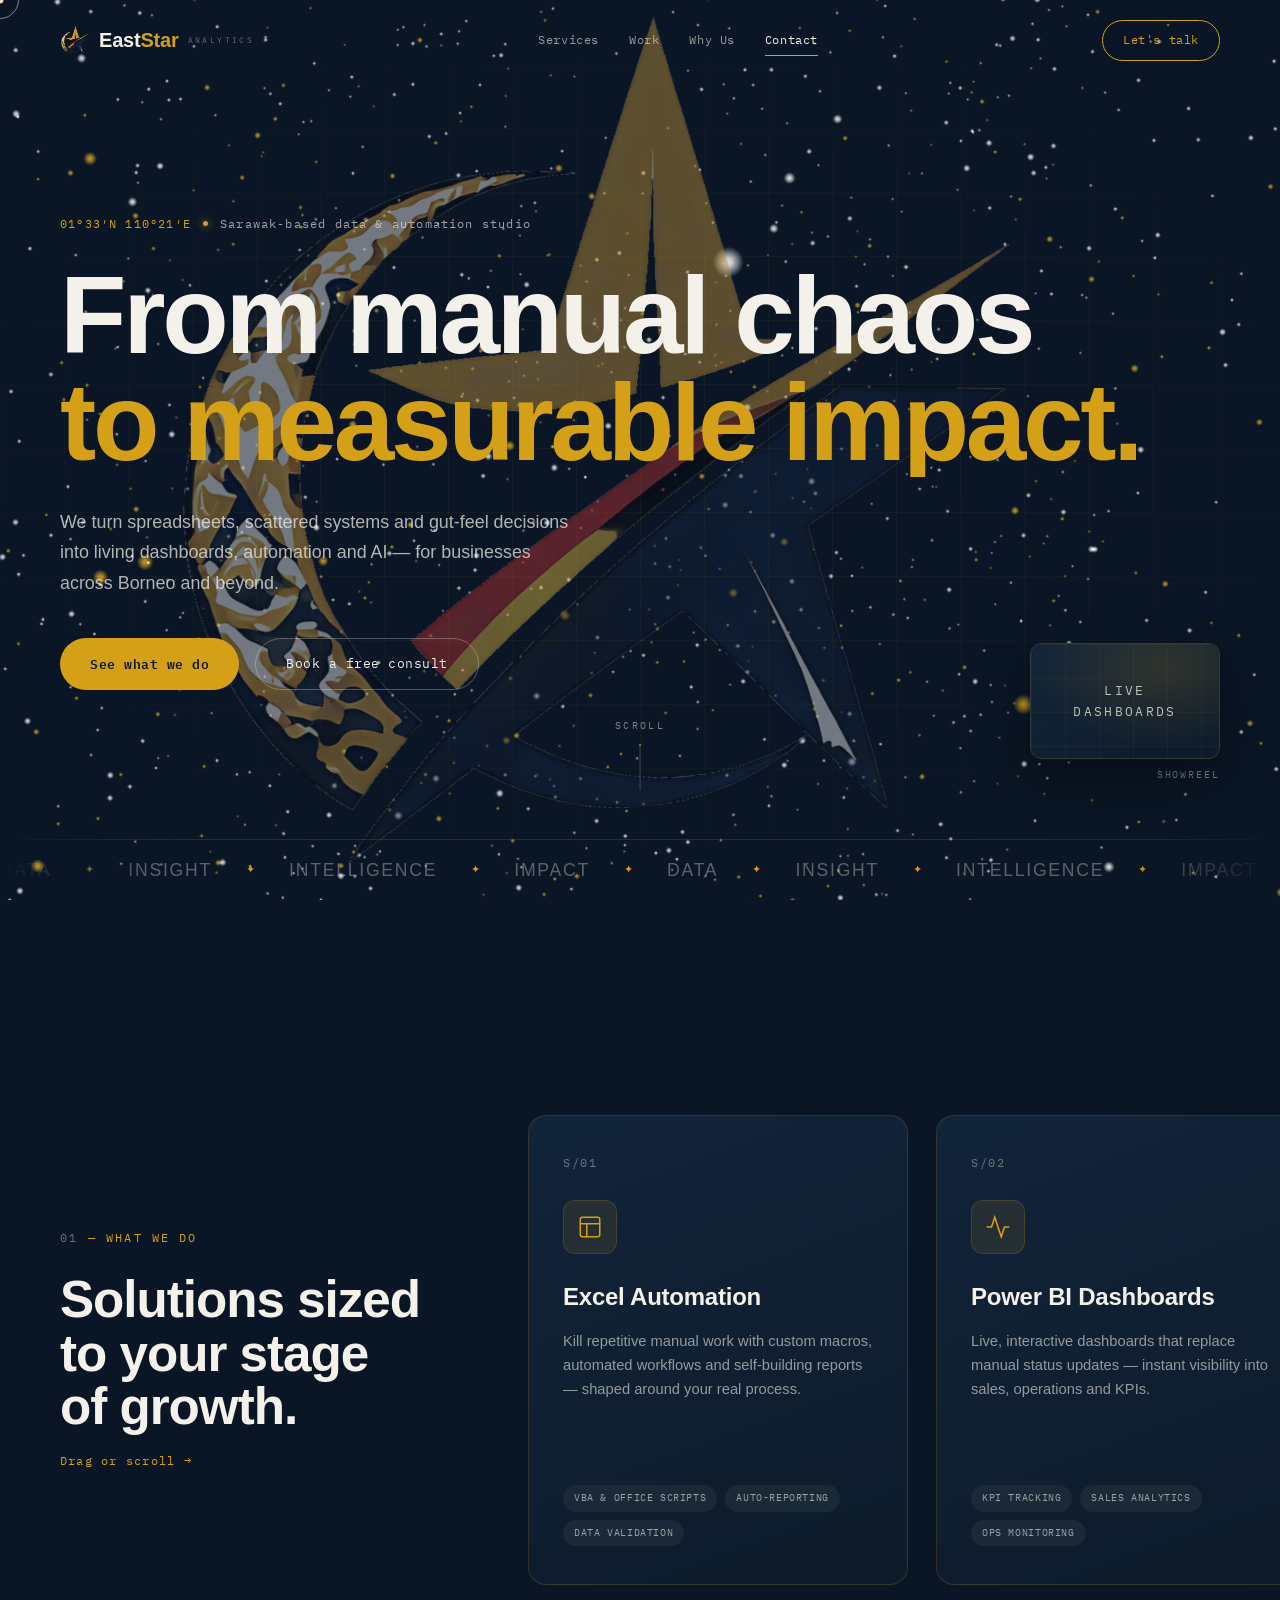
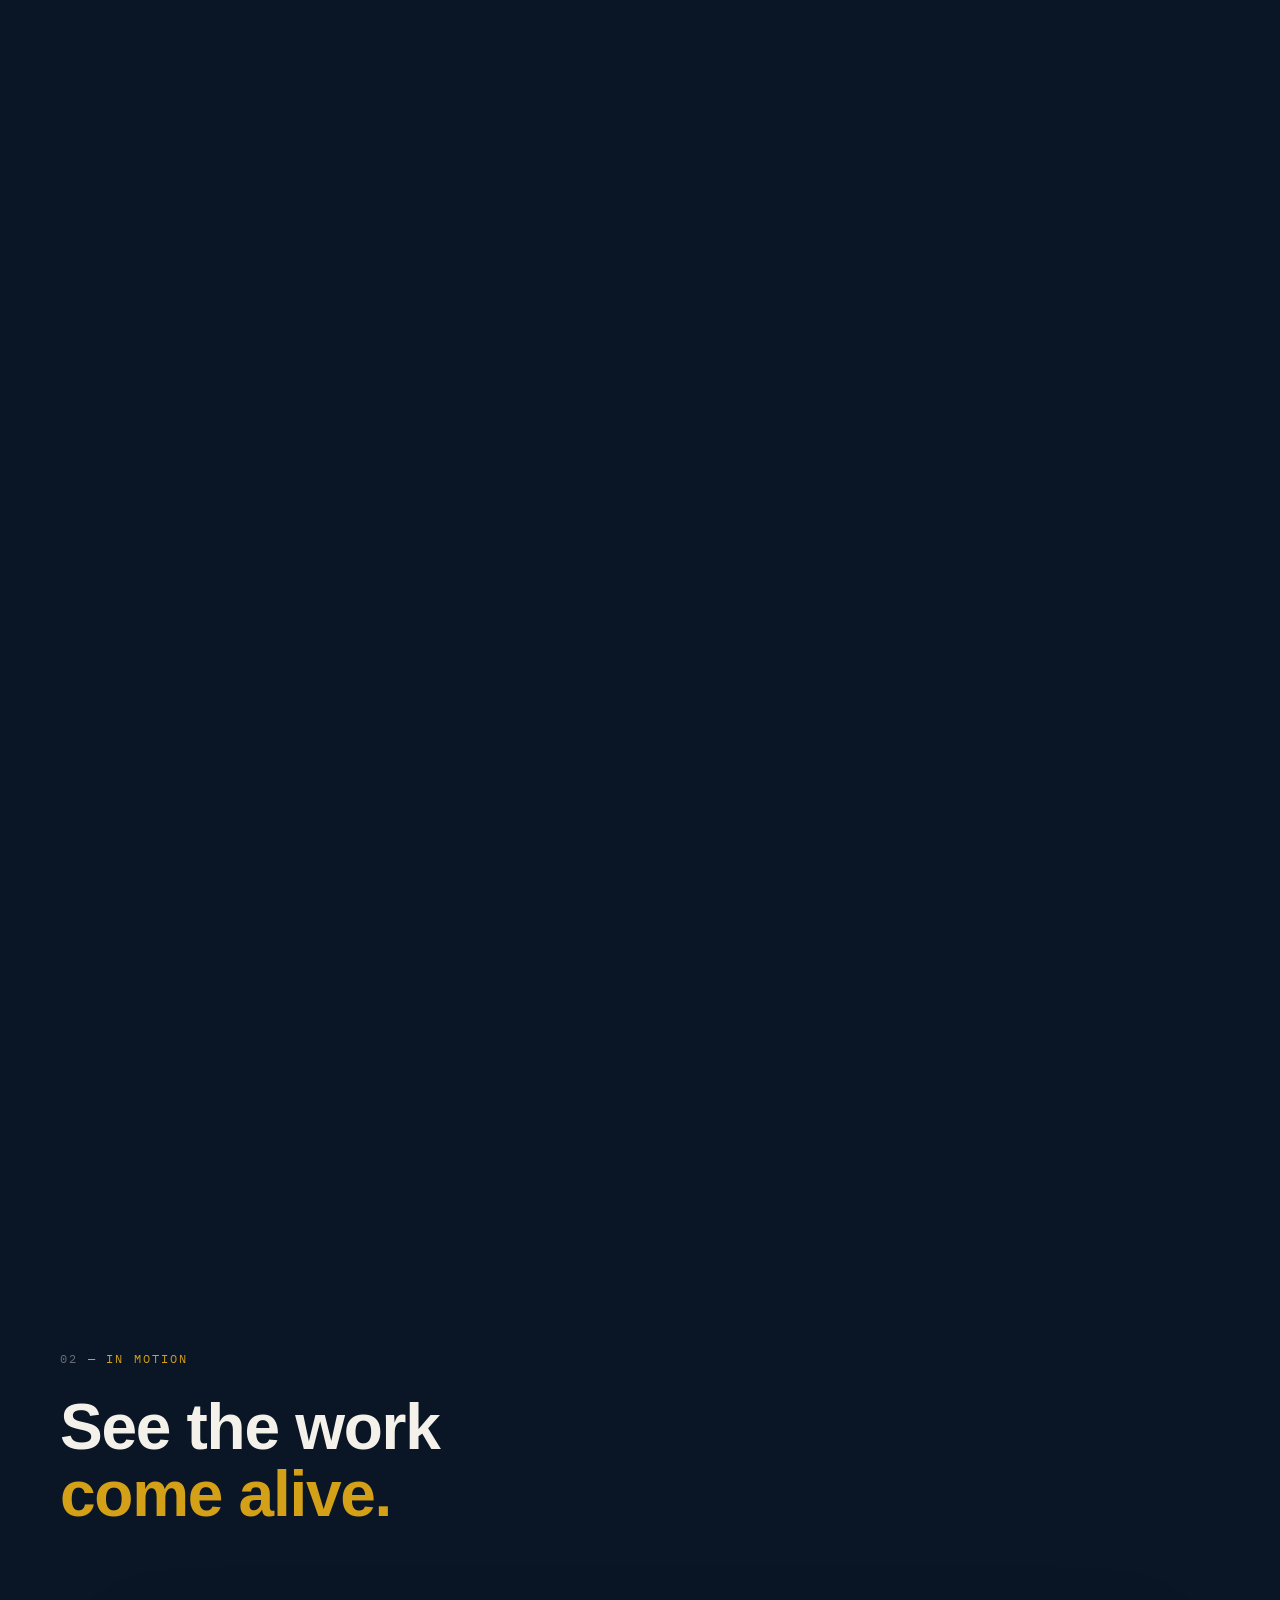
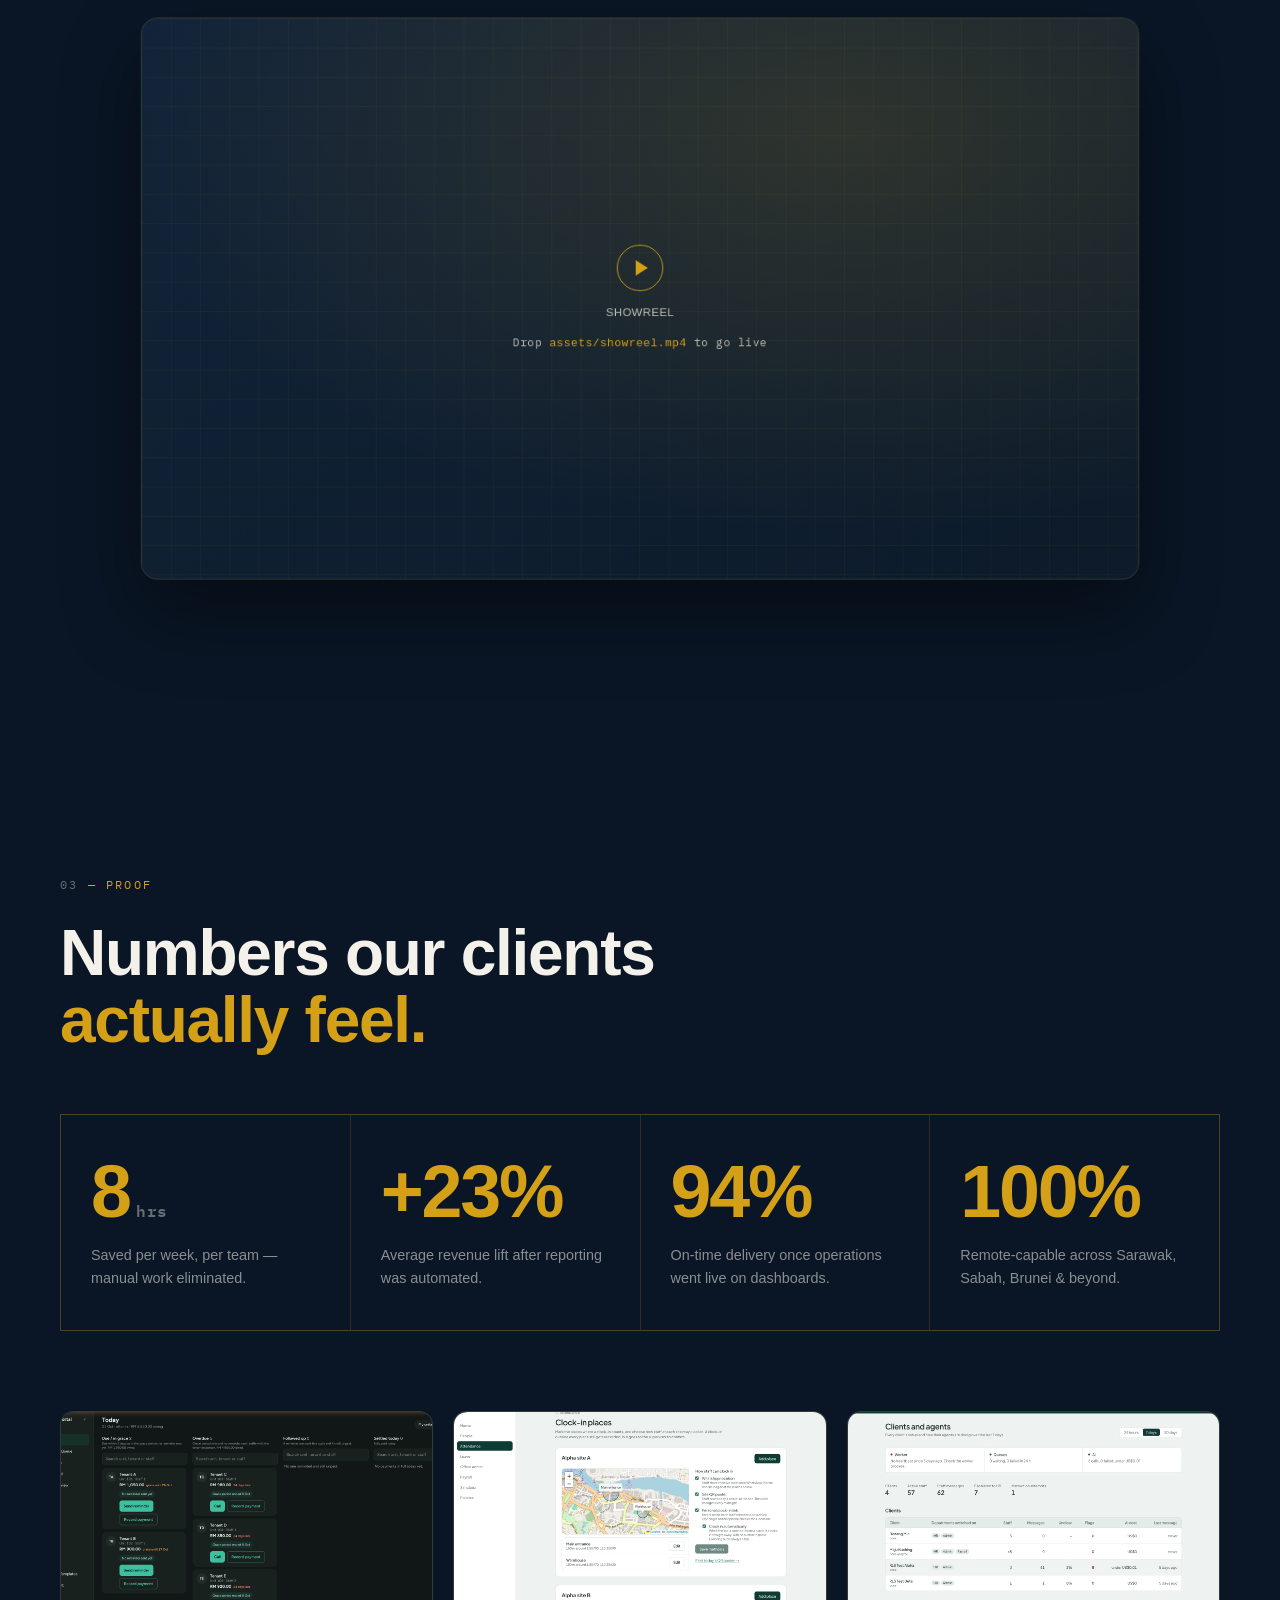
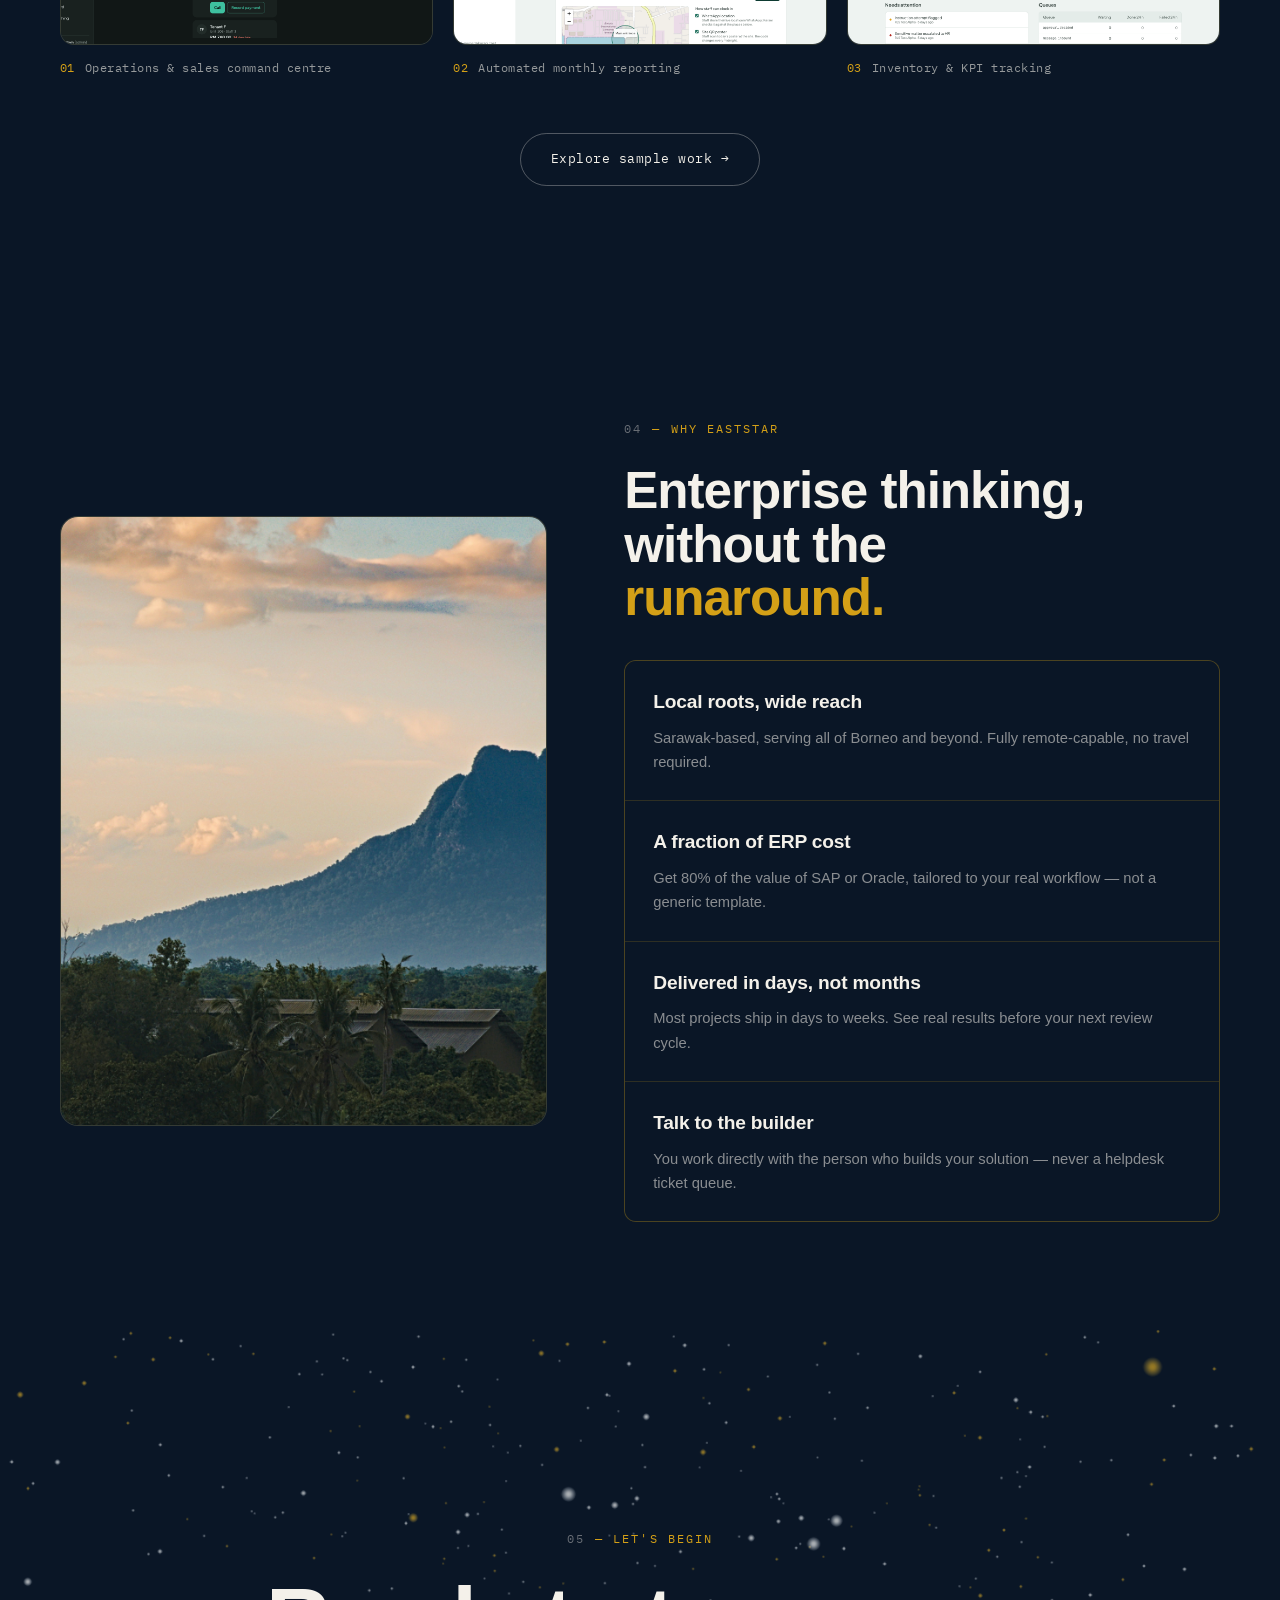
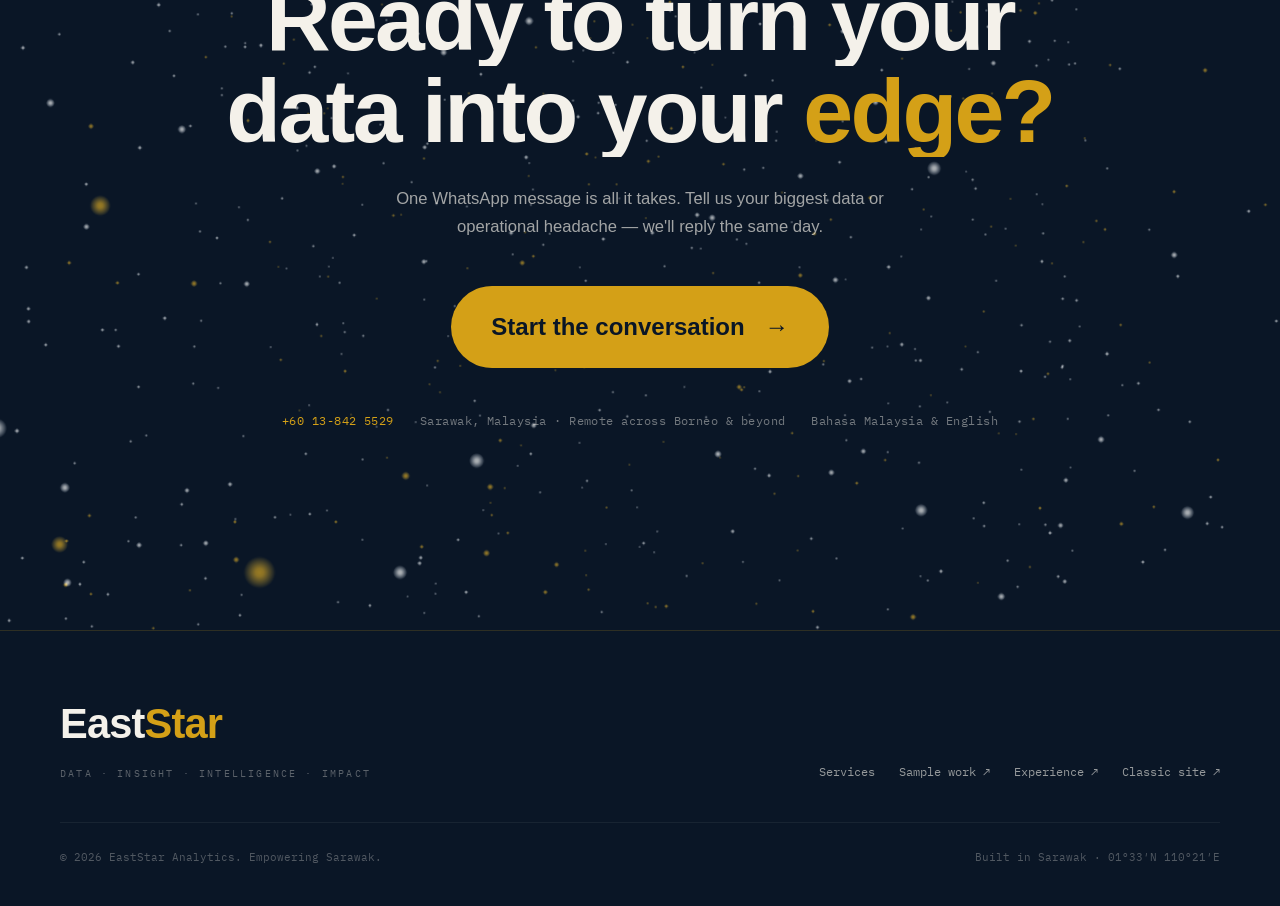
<file: index.html>
<!DOCTYPE html>
<html lang="en">
<head>
  <meta charset="UTF-8" />
  <meta name="viewport" content="width=device-width, initial-scale=1.0" />
  <title>EastStar Analytics — Data, Automation & Dashboards | Sarawak, Borneo</title>
  <meta name="description" content="EastStar Analytics is a Sarawak-based data & automation studio. We turn manual chaos into live dashboards, automation and AI — for SMEs across Borneo and beyond." />
  <meta name="keywords" content="Excel automation Sarawak, Power BI Kuching, data consulting Borneo, dashboards Malaysia, AI automation SME" />
  <meta property="og:title" content="EastStar Analytics — From manual chaos to measurable impact" />
  <meta property="og:description" content="Data · Insight · Intelligence · Impact. A Sarawak data & automation studio for Borneo's SMEs." />
  <meta property="og:type" content="website" />

  <link rel="preconnect" href="https://fonts.googleapis.com" />
  <link rel="preconnect" href="https://fonts.gstatic.com" crossorigin />
  <link rel="preconnect" href="https://api.fontshare.com" crossorigin />
  <link href="https://api.fontshare.com/v2/css?f[]=clash-display@400,500,600,700&f[]=general-sans@400,500,600&display=swap" rel="stylesheet" />
  <link href="https://fonts.googleapis.com/css2?family=IBM+Plex+Mono:wght@400;500;600&display=swap" rel="stylesheet" />

  <link rel="stylesheet" href="home.css" />
</head>
<body>

<!-- ░░ PRELOADER ░░ -->
<div class="preloader" id="preloader">
  <div class="pre-inner">
    <div class="pre-mark"><img src="logo-mark.png" alt="EastStar Analytics" /></div>
    <div class="pre-meta">
      <span class="pre-label">EASTSTAR ANALYTICS</span>
      <span class="pre-sub">Sarawak · Borneo · Beyond</span>
    </div>
    <div class="pre-bar"><div class="pre-bar-fill" id="preBarFill"></div></div>
    <div class="pre-count"><span id="preCount">0</span><span class="pre-pct">%</span></div>
  </div>
  <button class="pre-skip" id="preSkip">Skip intro →</button>
</div>

<!-- ░░ CUSTOM CURSOR ░░ -->
<div class="cursor" id="cursor" aria-hidden="true">
  <div class="cursor-dot"></div>
  <div class="cursor-ring"></div>
  <span class="cursor-label"></span>
</div>

<!-- ░░ SCROLL PROGRESS ░░ -->
<div class="scroll-rail" aria-hidden="true"><div class="scroll-rail-fill" id="scrollRailFill"></div></div>

<!-- ░░ NAV ░░ -->
<header class="exp-nav" id="expNav">
  <a href="#top" class="exp-brand" data-cursor="brand">
    <img src="logo-mark.png" alt="" class="brand-mark" aria-hidden="true" />
    <span class="brand-word"><span class="brand-east">East</span><span class="brand-star">Star</span></span>
    <span class="brand-tag">ANALYTICS</span>
  </a>
  <nav class="exp-menu" aria-label="Primary">
    <a href="#services" data-nav>Services</a>
    <a href="#work" data-nav>Work</a>
    <a href="#why" data-nav>Why Us</a>
    <a href="#contact" data-nav>Contact</a>
  </nav>
  <a href="https://wa.me/60138425529?text=Hi%2C%20I%27d%20like%20to%20know%20more%20about%20EastStar%20Analytics" target="_blank" rel="noopener" class="exp-cta" data-cursor="cta" data-magnetic><span>Let's talk</span></a>
  <button class="exp-burger" id="expBurger" aria-label="Open menu" aria-expanded="false"><span></span><span></span></button>
</header>

<!-- ░░ MOBILE MENU ░░ -->
<div class="mobile-menu" id="mobileMenu">
  <a href="#services" data-mnav>Services</a>
  <a href="#work" data-mnav>Work</a>
  <a href="#why" data-mnav>Why Us</a>
  <a href="#contact" data-mnav>Contact</a>
  <a href="https://wa.me/60138425529" target="_blank" rel="noopener" class="mobile-wa">WhatsApp Us</a>
</div>

<main id="top">

  <!-- ░░ HERO ░░ -->
  <section class="hero" id="hero">
    <canvas class="hero-canvas" id="heroCanvas" aria-hidden="true"></canvas>
    <div class="hero-grid" aria-hidden="true"></div>

    <div class="hero-content">
      <div class="hero-eyebrow" data-fade>
        <span class="hero-coord">01°33′N 110°21′E</span>
        <span class="hero-dot"></span>
        <span>Sarawak-based data &amp; automation studio</span>
      </div>

      <h1 class="hero-title">
        <span class="line"><span class="word" data-split>From</span> <span class="word" data-split>manual</span> <span class="word" data-split>chaos</span></span>
        <span class="line"><span class="word gold" data-split>to</span> <span class="word gold" data-split>measurable</span> <span class="word gold" data-split>impact.</span></span>
      </h1>

      <p class="hero-lead" data-fade>
        We turn spreadsheets, scattered systems and gut-feel decisions into living
        dashboards, automation and AI — for businesses across Borneo and beyond.
      </p>

      <div class="hero-actions" data-fade>
        <a href="#services" class="btn-primary" data-cursor="explore" data-magnetic><span>See what we do</span></a>
        <a href="https://wa.me/60138425529?text=Hi%2C%20I%27d%20like%20a%20free%20consultation%20with%20EastStar%20Analytics" target="_blank" rel="noopener" class="btn-ghost" data-magnetic><span>Book a free consult</span></a>
      </div>
    </div>

    <!-- hero showreel accent (muted loop; graceful fallback) -->
    <div class="hero-reel" data-fade aria-hidden="true">
      <div class="hero-reel-media" data-media>
        <video class="hero-reel-video" muted loop playsinline preload="metadata" poster="assets/showreel-poster.jpg">
          <source src="assets/showreel.mp4" type="video/mp4" />
        </video>
        <div class="media-fallback"><span>LIVE DASHBOARDS</span></div>
      </div>
      <span class="hero-reel-cap">Showreel</span>
    </div>

    <div class="hero-scrollcue" data-fade>
      <span>Scroll</span>
      <div class="cue-line"><div class="cue-dot"></div></div>
    </div>

    <div class="hero-ticker" aria-hidden="true">
      <div class="ticker-track">
        <span>DATA</span><i>✦</i><span>INSIGHT</span><i>✦</i><span>INTELLIGENCE</span><i>✦</i><span>IMPACT</span><i>✦</i>
        <span>DATA</span><i>✦</i><span>INSIGHT</span><i>✦</i><span>INTELLIGENCE</span><i>✦</i><span>IMPACT</span><i>✦</i>
        <span>DATA</span><i>✦</i><span>INSIGHT</span><i>✦</i><span>INTELLIGENCE</span><i>✦</i><span>IMPACT</span><i>✦</i>
      </div>
    </div>
  </section>

  <!-- ░░ SERVICES (HORIZONTAL) ░░ -->
  <section class="services" id="services">
    <div class="services-pin" id="servicesPin">
      <div class="services-track" id="servicesTrack">

        <div class="svc-intro">
          <div class="sec-index"><span>01</span> — What we do</div>
          <h2 class="sec-title">Solutions sized<br>to your stage<br>of growth.</h2>
          <p class="svc-hint">Drag or scroll →</p>
        </div>

        <article class="svc-card" data-svc>
          <div class="svc-num">S/01</div>
          <div class="svc-ico"><svg viewBox="0 0 24 24" fill="none" stroke="currentColor" stroke-width="1.4" stroke-linecap="round"><rect x="3" y="3" width="18" height="18" rx="2"/><path d="M3 9h18M9 21V9"/></svg></div>
          <h3>Excel Automation</h3>
          <p>Kill repetitive manual work with custom macros, automated workflows and self-building reports — shaped around your real process.</p>
          <ul><li>VBA &amp; Office Scripts</li><li>Auto-reporting</li><li>Data validation</li></ul>
        </article>

        <article class="svc-card" data-svc>
          <div class="svc-num">S/02</div>
          <div class="svc-ico"><svg viewBox="0 0 24 24" fill="none" stroke="currentColor" stroke-width="1.4" stroke-linecap="round"><polyline points="22 12 18 12 15 21 9 3 6 12 2 12"/></svg></div>
          <h3>Power BI Dashboards</h3>
          <p>Live, interactive dashboards that replace manual status updates — instant visibility into sales, operations and KPIs.</p>
          <ul><li>KPI tracking</li><li>Sales analytics</li><li>Ops monitoring</li></ul>
        </article>

        <article class="svc-card" data-svc>
          <div class="svc-num">S/03</div>
          <div class="svc-ico"><svg viewBox="0 0 24 24" fill="none" stroke="currentColor" stroke-width="1.4" stroke-linecap="round"><ellipse cx="12" cy="5" rx="9" ry="3"/><path d="M21 12c0 1.66-4 3-9 3s-9-1.34-9-3"/><path d="M3 5v14c0 1.66 4 3 9 3s9-1.34 9-3V5"/></svg></div>
          <h3>Data Intelligence Platform</h3>
          <p>Ready to scale beyond spreadsheets? We design modern data platforms — Databricks lakehouse, governed and analytics-ready.</p>
          <ul><li>Databricks</li><li>Data lakehouse</li><li>BI strategy</li></ul>
        </article>

        <article class="svc-card" data-svc>
          <div class="svc-num">S/04</div>
          <div class="svc-ico"><svg viewBox="0 0 24 24" fill="none" stroke="currentColor" stroke-width="1.4" stroke-linecap="round"><path d="M12 2a10 10 0 1 0 10 10"/><path d="M12 12l4-4"/><circle cx="18" cy="6" r="3"/></svg></div>
          <h3>AI Automation</h3>
          <p>Put AI on the tedious work — document processing, summaries, extraction — so your team decides instead of data-enters.</p>
          <ul><li>Doc processing</li><li>Auto-summaries</li><li>Smart reports</li></ul>
        </article>

        <article class="svc-card is-soon" data-svc>
          <div class="svc-num">S/05 <em class="soon-tag">Coming soon</em></div>
          <div class="svc-ico"><svg viewBox="0 0 24 24" fill="none" stroke="currentColor" stroke-width="1.4" stroke-linecap="round"><path d="M21 11.5a8.38 8.38 0 0 1-.9 3.8 8.5 8.5 0 0 1-7.6 4.7 8.38 8.38 0 0 1-3.8-.9L3 21l1.9-5.7a8.38 8.38 0 0 1-.9-3.8 8.5 8.5 0 0 1 4.7-7.6 8.38 8.38 0 0 1 3.8-.9h.5a8.48 8.48 0 0 1 8 8v.5z"/></svg></div>
          <h3>WhatsApp &amp; Telegram Bots</h3>
          <p>Daily sales summaries, inventory alerts and KPI updates delivered straight to your team's WhatsApp or Telegram — no app, no login.</p>
          <ul><li>Auto-alerts</li><li>No login</li><li>Local-first</li></ul>
        </article>

        <article class="svc-card is-soon" data-svc>
          <div class="svc-num">S/06 <em class="soon-tag">Coming soon</em></div>
          <div class="svc-ico"><svg viewBox="0 0 24 24" fill="none" stroke="currentColor" stroke-width="1.4" stroke-linecap="round"><rect x="3" y="3" width="18" height="18" rx="2"/><path d="M7 14l3-3 3 2 4-5"/></svg></div>
          <h3>Looker Studio Dashboards</h3>
          <p>An affordable, cloud-native alternative to Power BI for teams already on Google Workspace — connects straight to Sheets &amp; Drive.</p>
          <ul><li>Google Workspace</li><li>Free tier</li><li>Cloud dashboards</li></ul>
        </article>

        <article class="svc-card is-soon" data-svc>
          <div class="svc-num">S/07 <em class="soon-tag">Coming soon</em></div>
          <div class="svc-ico"><svg viewBox="0 0 24 24" fill="none" stroke="currentColor" stroke-width="1.4" stroke-linecap="round"><path d="M10 13a5 5 0 0 0 7 0l3-3a5 5 0 0 0-7-7l-1.5 1.5"/><path d="M14 11a5 5 0 0 0-7 0l-3 3a5 5 0 0 0 7 7l1.5-1.5"/></svg></div>
          <h3>Local Software Integration</h3>
          <p>Bridge your existing QNE, SQL Accounting or StoreHub data into meaningful dashboards — connecting local tools to real insight.</p>
          <ul><li>QNE</li><li>SQL Accounting</li><li>StoreHub</li></ul>
        </article>

        <article class="svc-card svc-cta" data-svc>
          <h3>Not sure where you fit?</h3>
          <p>Tell us your biggest reporting or data headache. We'll point you to the right starting line — free.</p>
          <a href="https://wa.me/60138425529?text=Hi%2C%20I%27m%20not%20sure%20which%20service%20I%20need%20%E2%80%94%20can%20you%20help%3F" target="_blank" rel="noopener" class="btn-primary" data-magnetic><span>Ask us anything</span></a>
        </article>

      </div>
    </div>
  </section>

  <!-- ░░ SHOWREEL ░░ -->
  <section class="showreel" id="showreel">
    <div class="reel-head">
      <div class="sec-index"><span>02</span> — In motion</div>
      <h2 class="sec-title">See the work<br><em>come alive.</em></h2>
    </div>
    <div class="reel-stage" id="reelStage">
      <div class="reel-media" data-media>
        <video class="reel-video" id="reelVideo" loop playsinline preload="metadata" poster="assets/showreel-poster.jpg">
          <source src="assets/showreel.mp4" type="video/mp4" />
        </video>
        <div class="media-fallback reel-fallback">
          <span class="rf-mark"></span>
          <span class="rf-label">Showreel</span>
          <span class="rf-sub">Drop <code>assets/showreel.mp4</code> to go live</span>
        </div>
        <button class="reel-play" id="reelPlay" aria-label="Play showreel">
          <svg viewBox="0 0 24 24" fill="currentColor" aria-hidden="true"><path d="M8 5v14l11-7z"/></svg>
          <span>Play</span>
        </button>
      </div>
    </div>
  </section>

  <!-- ░░ PROOF / WORK ░░ -->
  <section class="work" id="work">
    <div class="work-head">
      <div class="sec-index"><span>03</span> — Proof</div>
      <h2 class="sec-title">Numbers our clients<br><em>actually feel.</em></h2>
    </div>

    <div class="stat-grid">
      <div class="stat" data-stat><div class="stat-num"><span data-count="8">0</span><i>hrs</i></div><div class="stat-cap">Saved per week, per team — manual work eliminated.</div></div>
      <div class="stat" data-stat><div class="stat-num"><span data-count="23" data-prefix="+" data-suffix="%">0</span></div><div class="stat-cap">Average revenue lift after reporting was automated.</div></div>
      <div class="stat" data-stat><div class="stat-num"><span data-count="94" data-suffix="%">0</span></div><div class="stat-cap">On-time delivery once operations went live on dashboards.</div></div>
      <div class="stat" data-stat><div class="stat-num"><span data-count="100" data-suffix="%">0</span></div><div class="stat-cap">Remote-capable across Sarawak, Sabah, Brunei &amp; beyond.</div></div>
    </div>

    <div class="work-gallery">
      <figure class="work-shot" data-shot>
        <div class="shot-media" data-media>
          <img src="assets/dashboard-1.webp" alt="EastStar Power BI operations dashboard" loading="lazy" />
          <div class="media-fallback"><span>DASHBOARD 01</span><small>assets/dashboard-1.webp</small></div>
        </div>
        <figcaption><span>01</span> Operations &amp; sales command centre</figcaption>
      </figure>
      <figure class="work-shot" data-shot>
        <div class="shot-media" data-media>
          <img src="assets/dashboard-2.png" alt="EastStar automated reporting dashboard" loading="lazy" />
          <div class="media-fallback"><span>DASHBOARD 02</span><small>assets/dashboard-2.png</small></div>
        </div>
        <figcaption><span>02</span> Automated monthly reporting</figcaption>
      </figure>
      <figure class="work-shot" data-shot>
        <div class="shot-media" data-media>
          <img src="assets/dashboard-3.png" alt="EastStar inventory and KPI dashboard" loading="lazy" />
          <div class="media-fallback"><span>DASHBOARD 03</span><small>assets/dashboard-3.png</small></div>
        </div>
        <figcaption><span>03</span> Inventory &amp; KPI tracking</figcaption>
      </figure>
    </div>

    <div class="work-cta">
      <a href="samples.html" class="btn-ghost" data-magnetic><span>Explore sample work →</span></a>
    </div>
  </section>

  <!-- ░░ WHY ░░ -->
  <section class="why" id="why">
    <div class="why-media" data-media data-reveal>
      <img src="assets/photo-sarawak.jpg" alt="Sarawak, Borneo — home of EastStar Analytics" loading="lazy" />
      <div class="media-fallback why-fallback"><span>SARAWAK</span><small>assets/photo-sarawak.jpg</small></div>
    </div>
    <div class="why-body">
      <div class="sec-index"><span>04</span> — Why EastStar</div>
      <h2 class="sec-title">Enterprise thinking,<br>without the<br><em>runaround.</em></h2>
      <div class="why-list">
        <div class="why-item" data-reveal><span class="why-k">Local roots, wide reach</span><p>Sarawak-based, serving all of Borneo and beyond. Fully remote-capable, no travel required.</p></div>
        <div class="why-item" data-reveal><span class="why-k">A fraction of ERP cost</span><p>Get 80% of the value of SAP or Oracle, tailored to your real workflow — not a generic template.</p></div>
        <div class="why-item" data-reveal><span class="why-k">Delivered in days, not months</span><p>Most projects ship in days to weeks. See real results before your next review cycle.</p></div>
        <div class="why-item" data-reveal><span class="why-k">Talk to the builder</span><p>You work directly with the person who builds your solution — never a helpdesk ticket queue.</p></div>
      </div>
    </div>
  </section>

  <!-- ░░ CONTACT ░░ -->
  <section class="contact" id="contact">
    <canvas class="contact-canvas" id="contactCanvas" aria-hidden="true"></canvas>
    <div class="contact-inner">
      <div class="sec-index light"><span>05</span> — Let's begin</div>
      <h2 class="contact-title">
        <span class="cl">Ready to turn your</span>
        <span class="cl">data into your <em>edge?</em></span>
      </h2>
      <p class="contact-lead">One WhatsApp message is all it takes. Tell us your biggest data or operational headache — we'll reply the same day.</p>
      <a href="https://wa.me/60138425529?text=Hi%20EastStar%20Analytics%2C%20I%27d%20like%20to%20book%20a%20free%20consultation" target="_blank" rel="noopener" class="btn-mega" data-cursor="whatsapp" data-magnetic>
        <span class="btn-mega-label">Start the conversation</span>
        <span class="btn-mega-icon">→</span>
      </a>
      <div class="contact-meta">
        <a href="https://wa.me/60138425529" target="_blank" rel="noopener">+60 13-842 5529</a>
        <span>Sarawak, Malaysia · Remote across Borneo &amp; beyond</span>
        <span>Bahasa Malaysia &amp; English</span>
      </div>
    </div>
  </section>

  <!-- ░░ FOOTER ░░ -->
  <footer class="exp-footer">
    <div class="foot-top">
      <div class="foot-brand">
        <span class="foot-word"><span class="brand-east">East</span><span class="brand-star">Star</span></span>
        <span class="foot-tag">DATA · INSIGHT · INTELLIGENCE · IMPACT</span>
      </div>
      <div class="foot-links">
        <a href="#services">Services</a>
        <a href="samples.html" data-magnetic>Sample work ↗</a>
        <a href="experience.html" data-magnetic>Experience ↗</a>
        <a href="index-classic.html" data-magnetic>Classic site ↗</a>
      </div>
    </div>
    <div class="foot-bottom">
      <span>© 2026 EastStar Analytics. Empowering Sarawak.</span>
      <span>Built in Sarawak · 01°33′N 110°21′E</span>
    </div>
  </footer>

</main>

<!-- libs (vendored locally — no CDN dependency) -->
<script src="libs/three.min.js"></script>
<script src="libs/gsap.min.js"></script>
<script src="libs/ScrollTrigger.min.js"></script>
<script src="libs/lenis.min.js"></script>
<script src="home.js"></script>
</body>
</html>
</file>
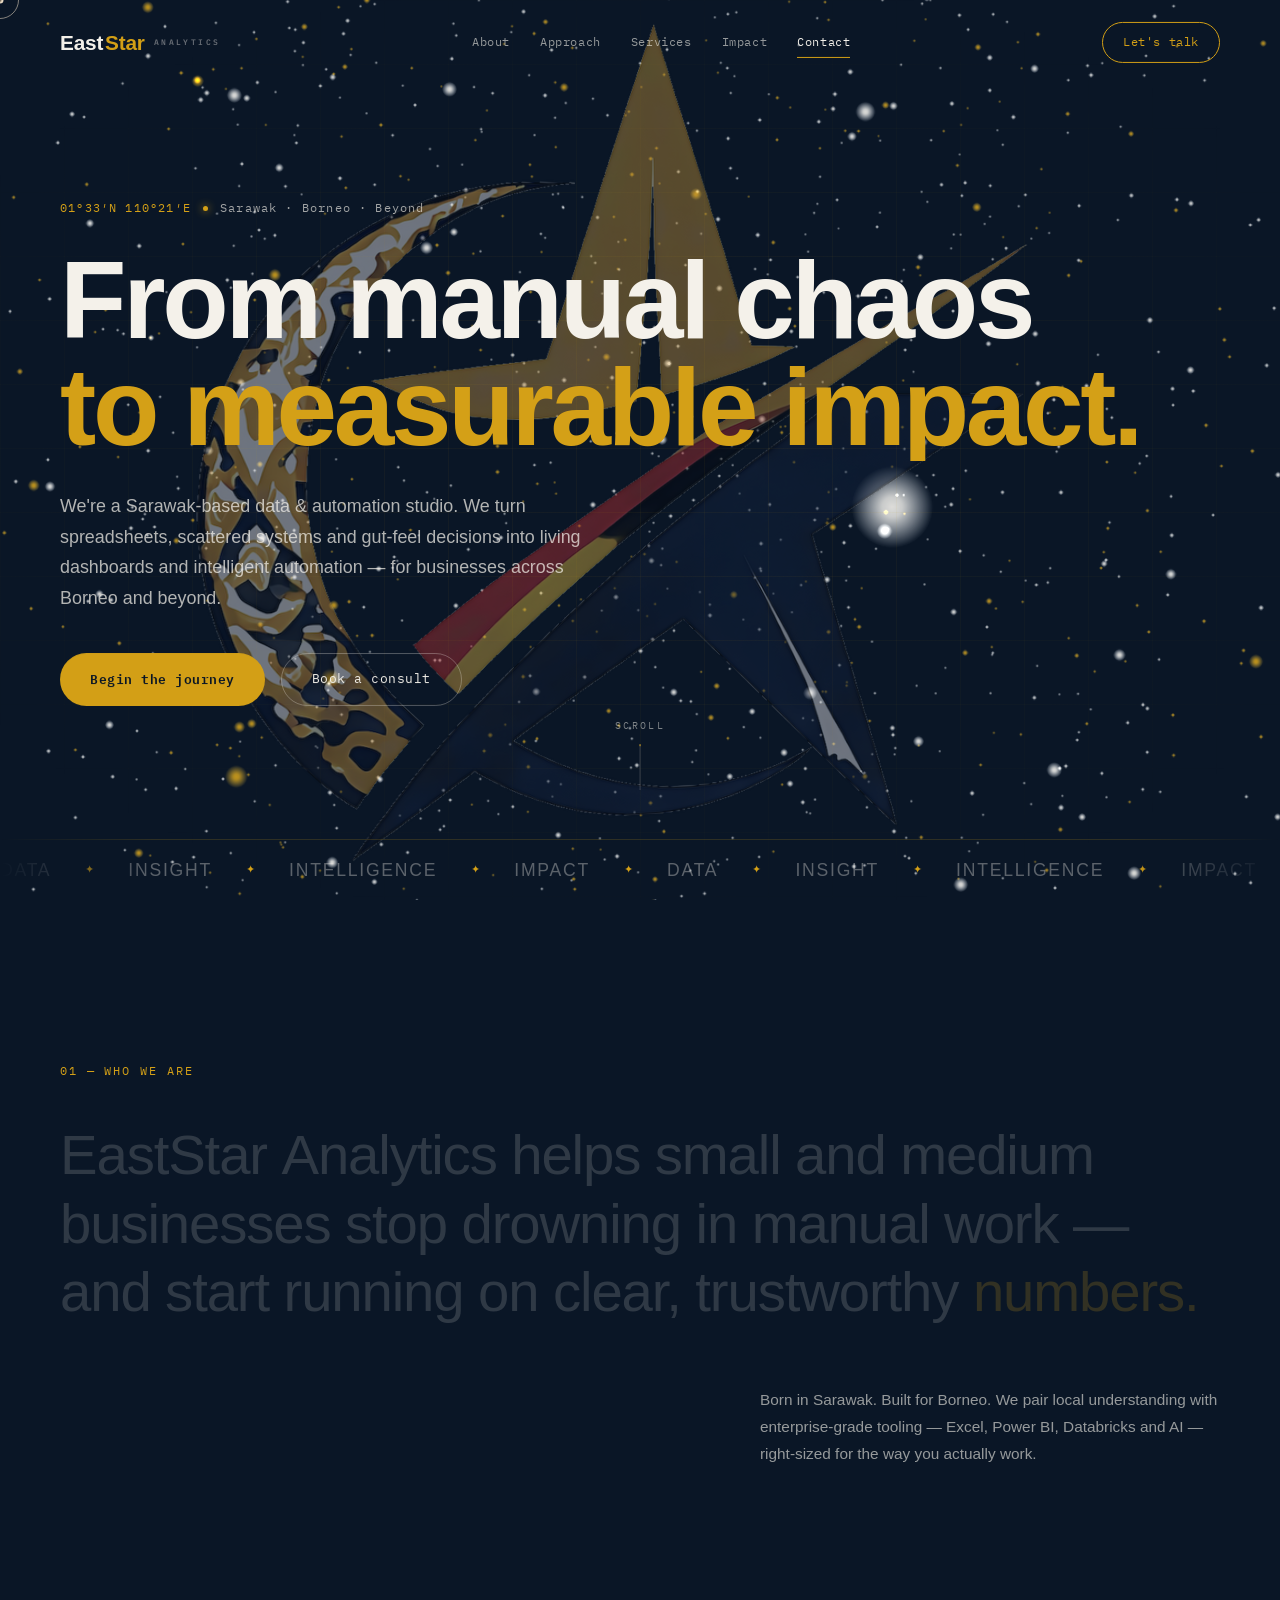
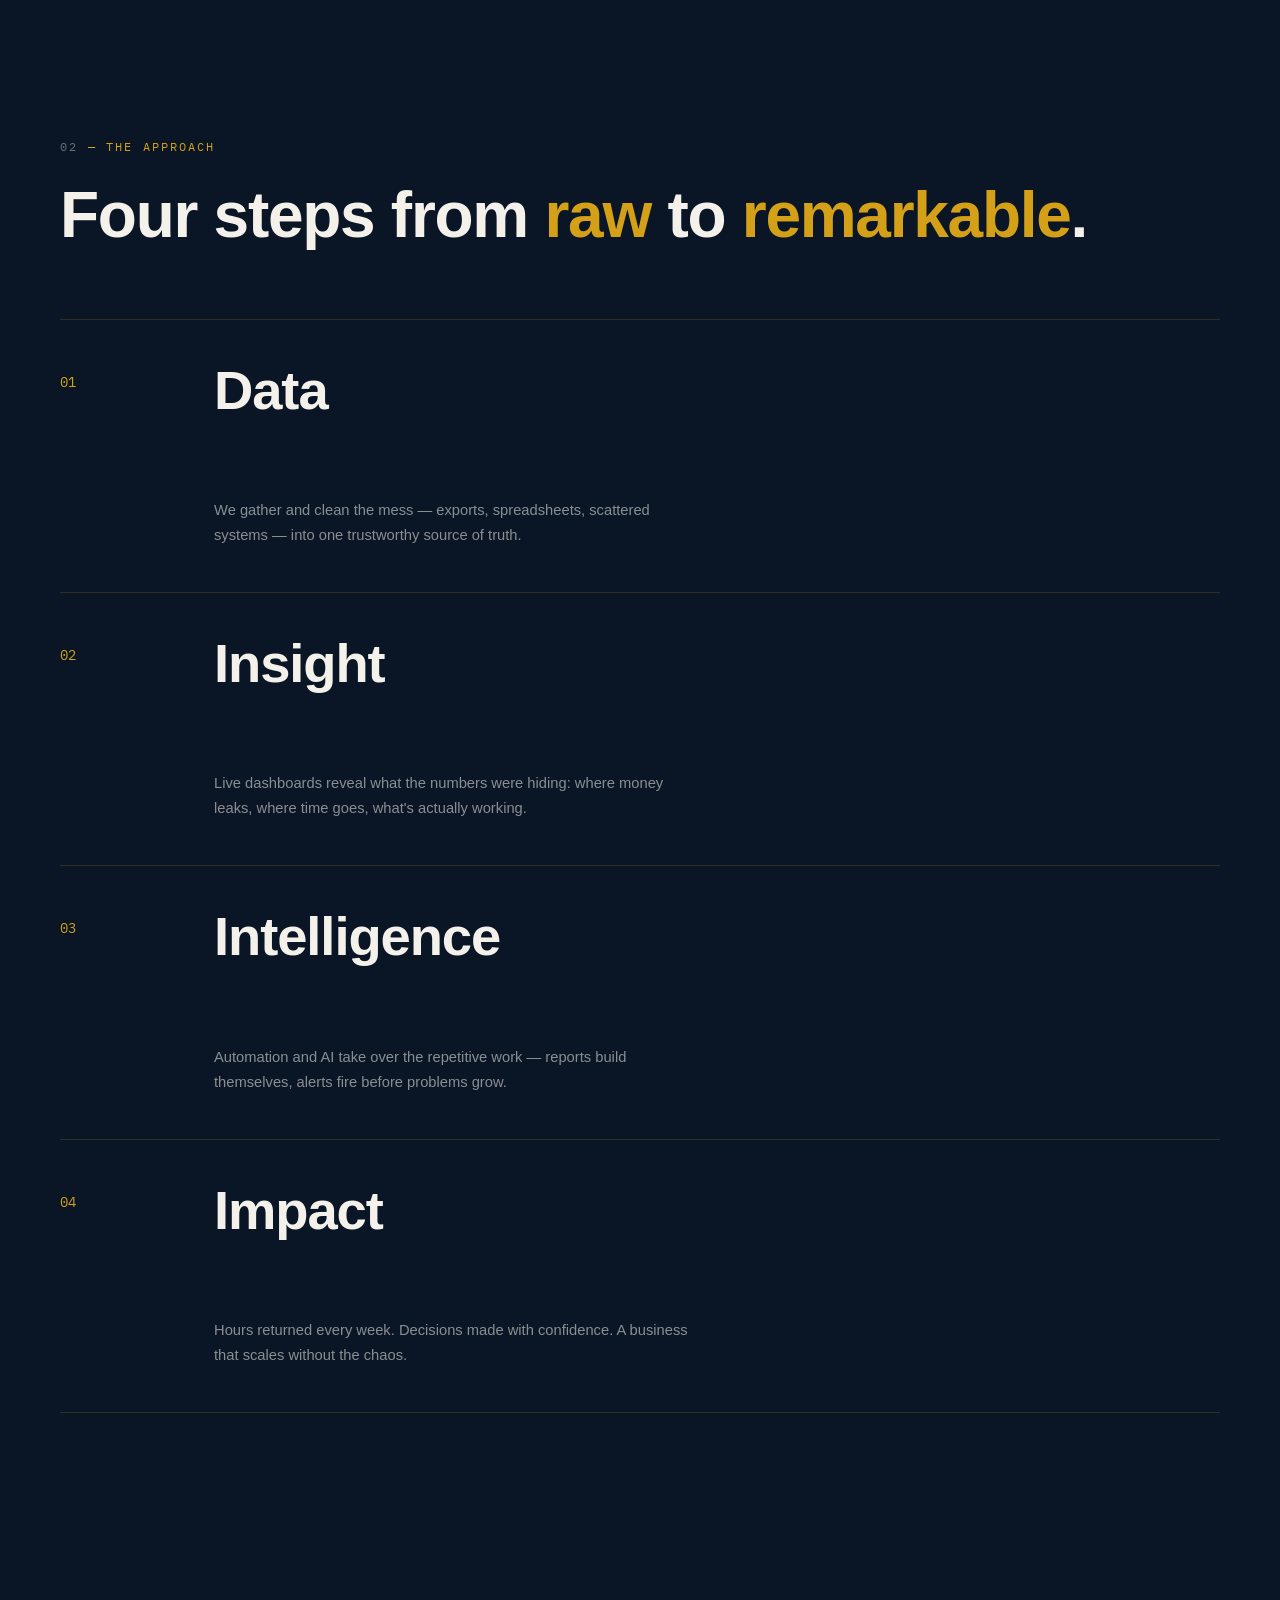
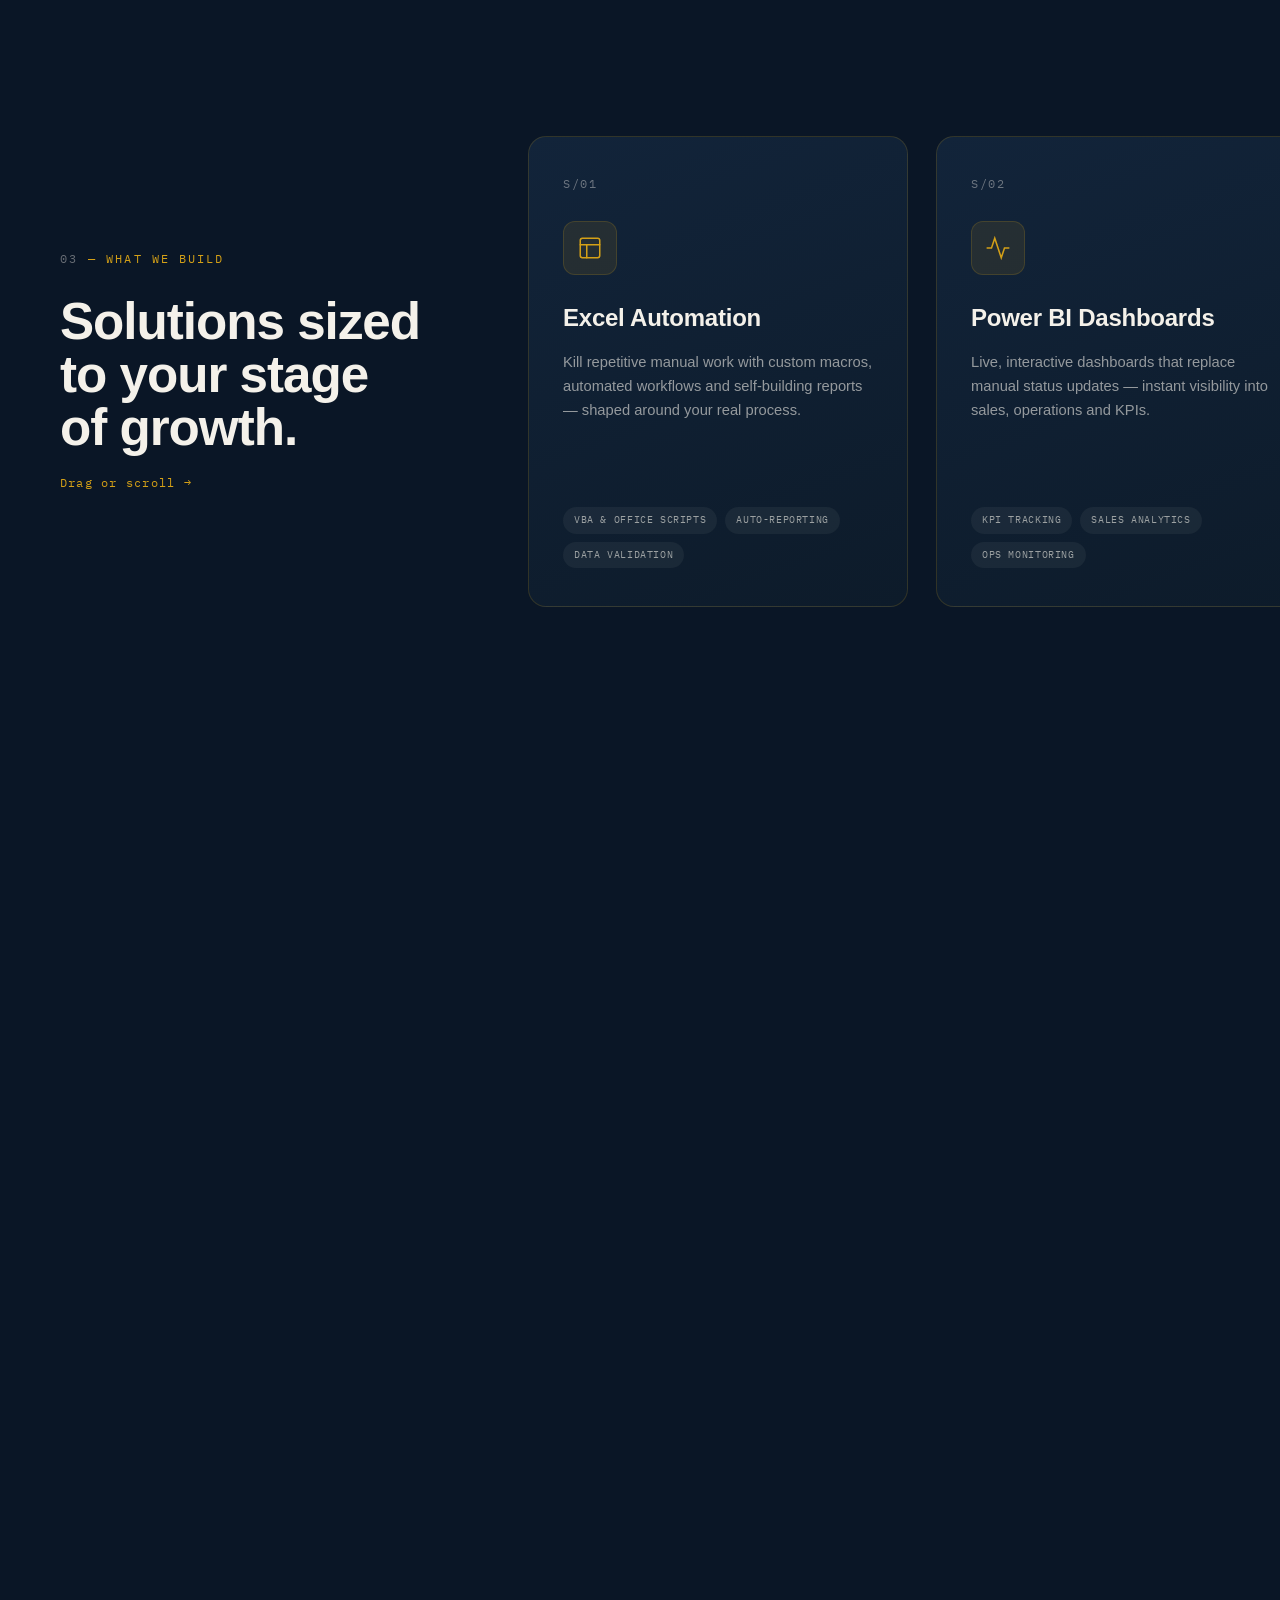
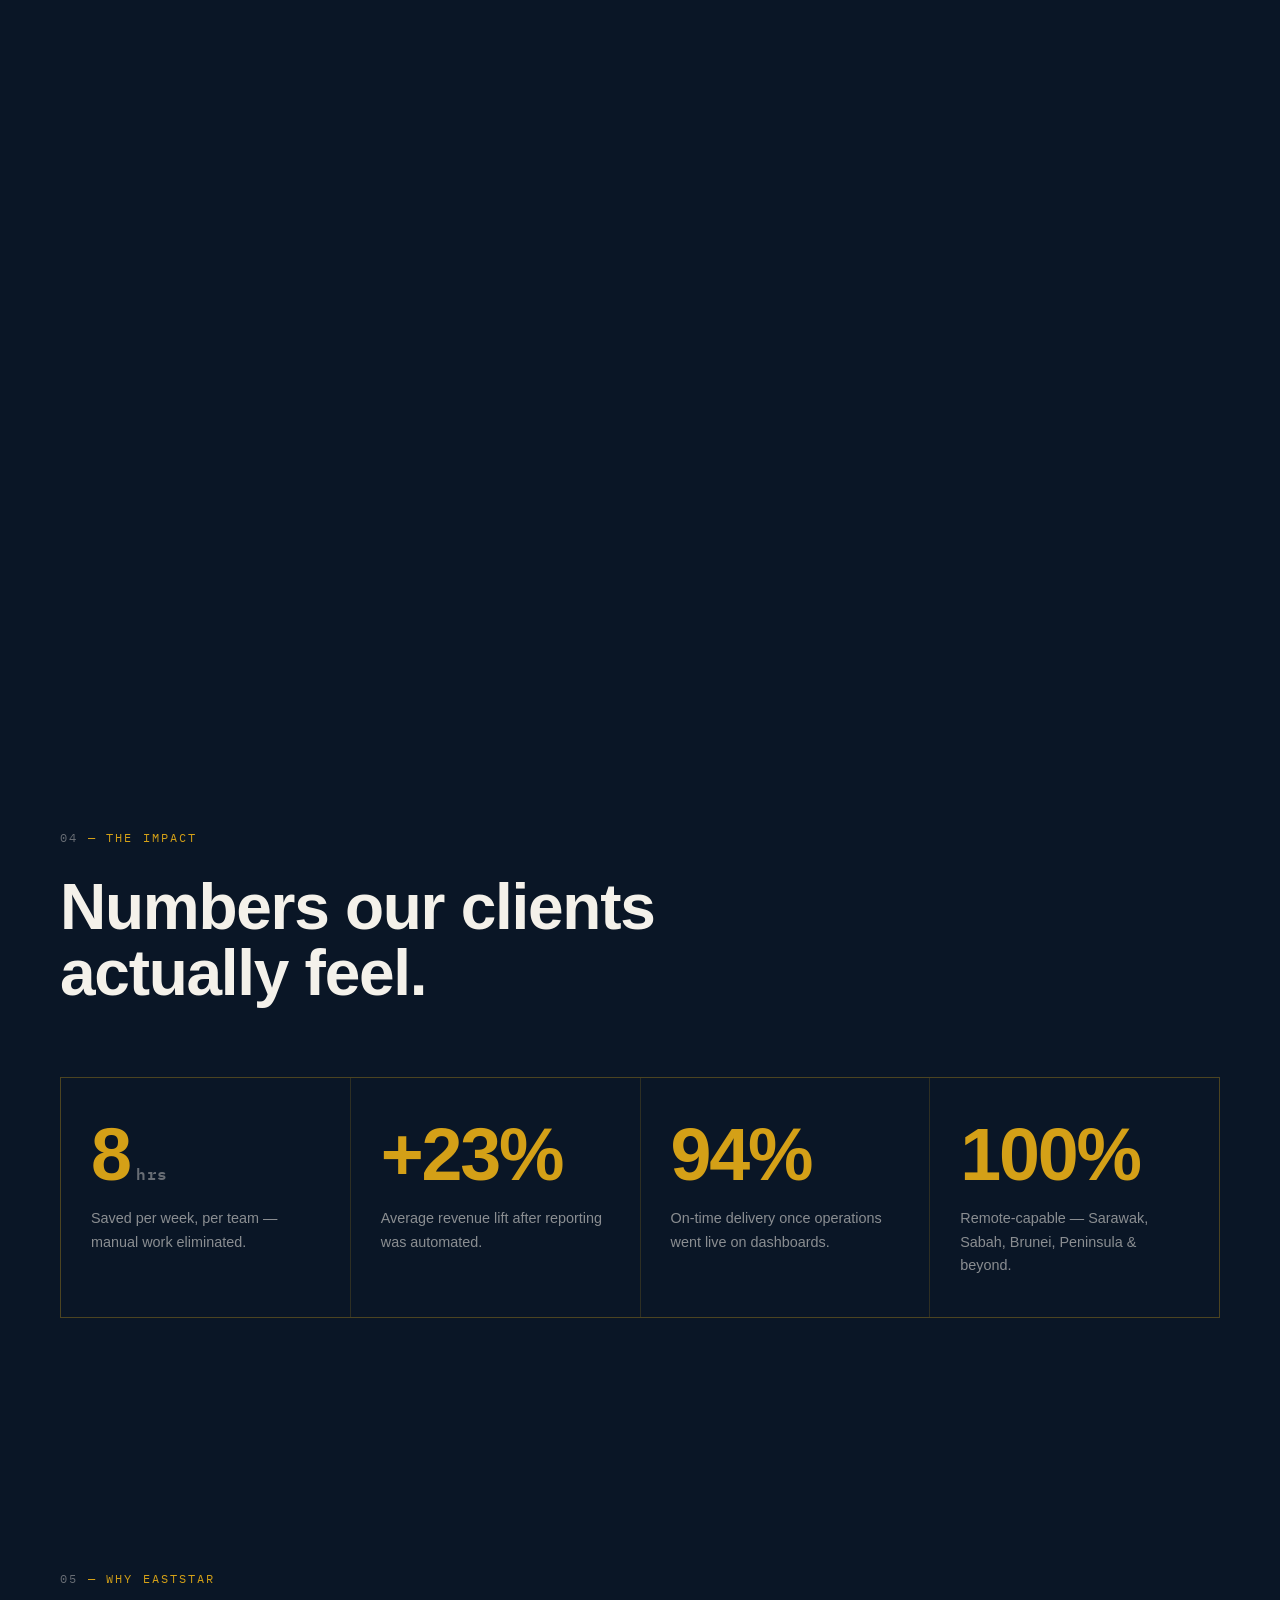
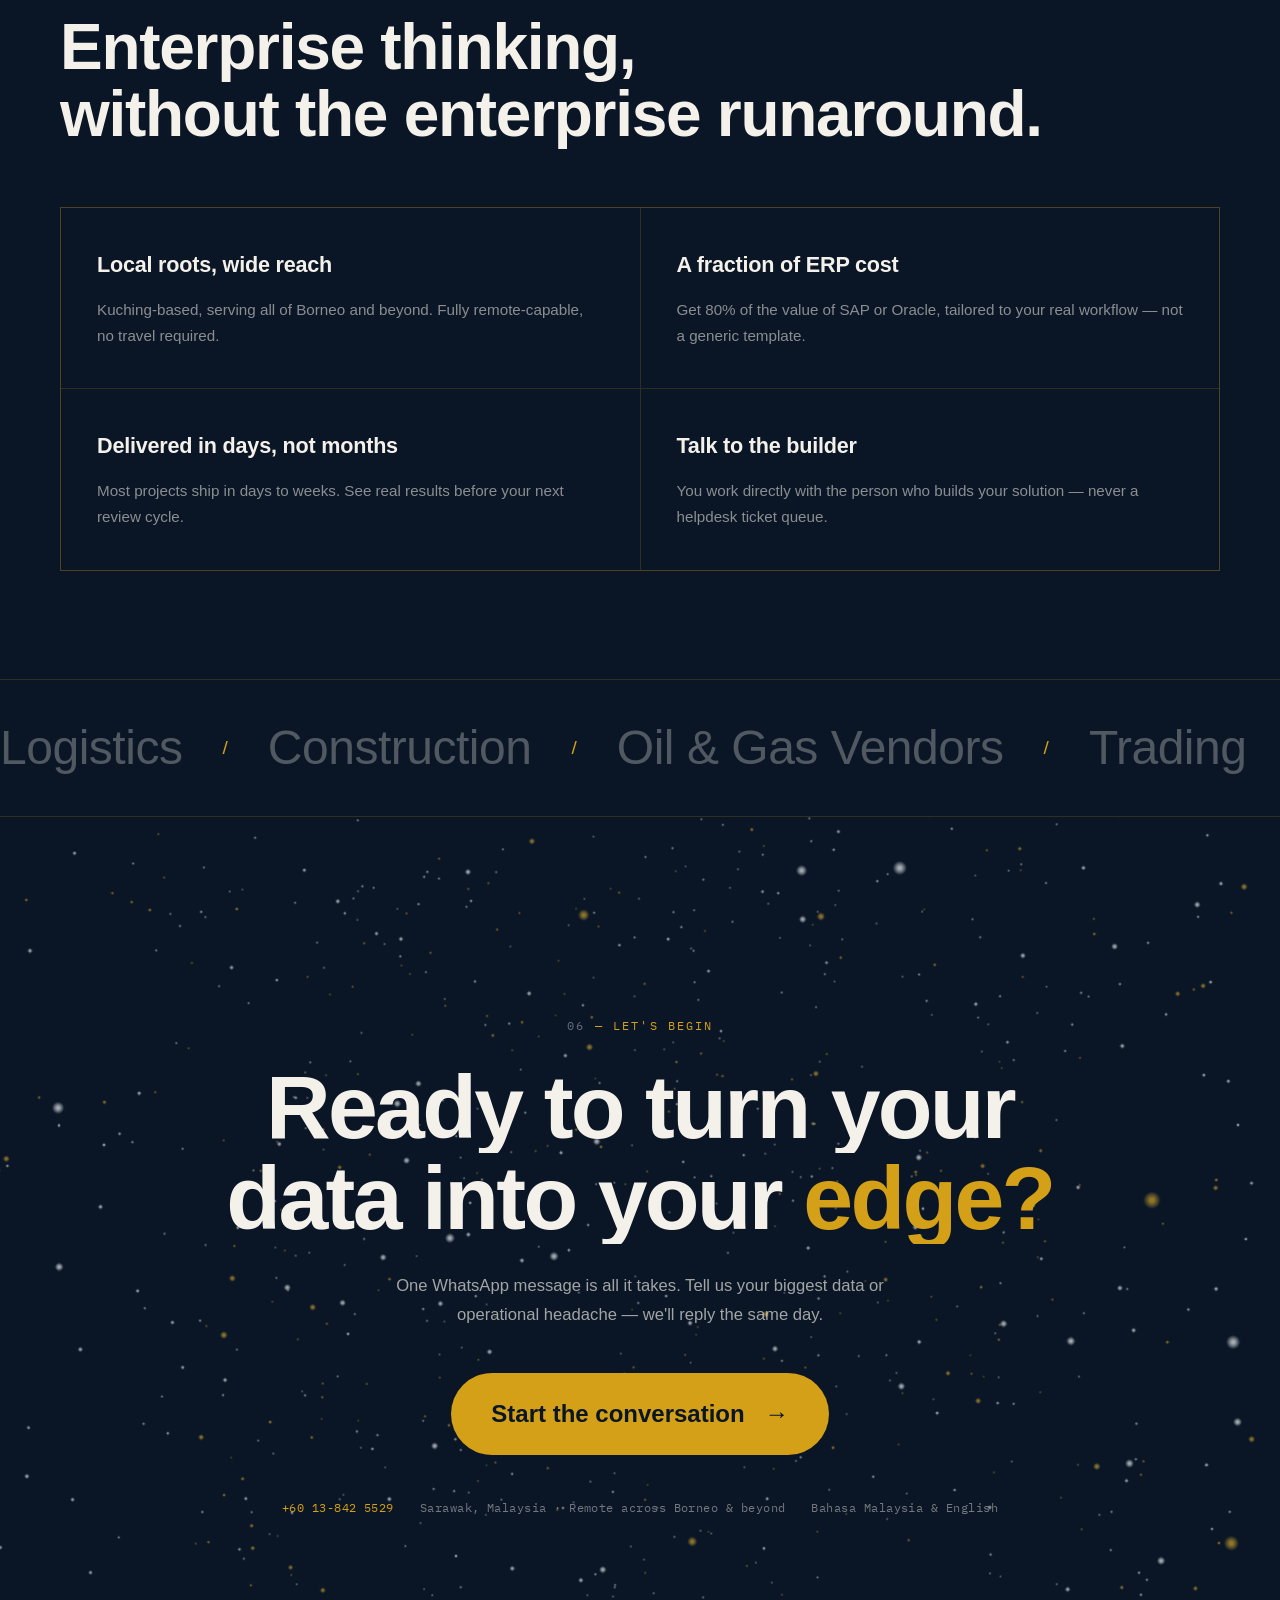
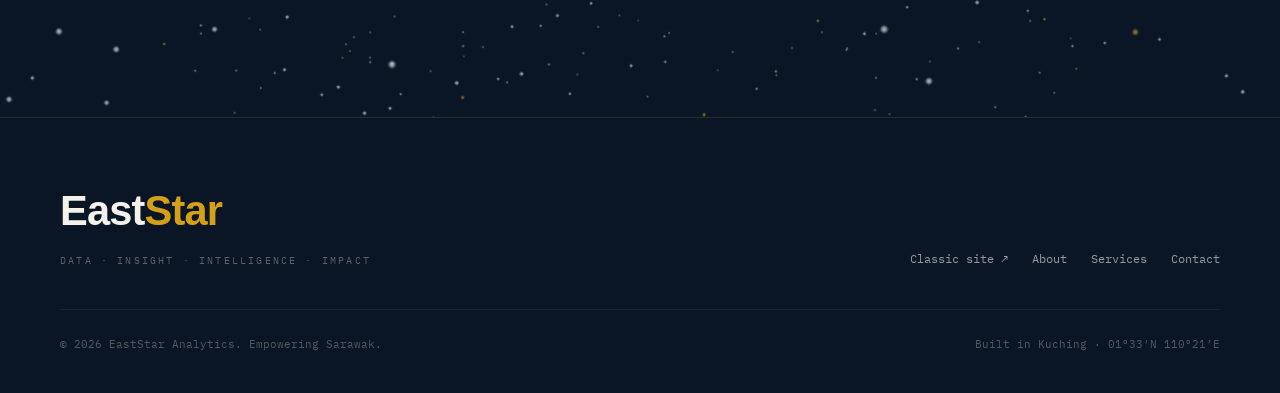
<file: experience.html>
<!DOCTYPE html>
<html lang="en">
<head>
  <meta charset="UTF-8" />
  <meta name="viewport" content="width=device-width, initial-scale=1.0" />
  <title>EastStar Analytics — A Data Experience | Sarawak, Borneo</title>
  <meta name="description" content="EastStar Analytics — a Sarawak-based data & automation studio. Step inside an interactive experience: from manual chaos to data, insight, intelligence, and impact." />
  <meta property="og:title" content="EastStar Analytics — A Data Experience" />
  <meta property="og:description" content="Data · Insight · Intelligence · Impact. An immersive introduction to the studio empowering Sarawak." />

  <link rel="preconnect" href="https://fonts.googleapis.com" />
  <link rel="preconnect" href="https://fonts.gstatic.com" crossorigin />
  <link rel="preconnect" href="https://api.fontshare.com" crossorigin />
  <link href="https://api.fontshare.com/v2/css?f[]=clash-display@400,500,600,700&f[]=general-sans@400,500,600&display=swap" rel="stylesheet" />
  <link href="https://fonts.googleapis.com/css2?family=IBM+Plex+Mono:wght@400;500;600&display=swap" rel="stylesheet" />

  <link rel="stylesheet" href="experience.css" />
</head>
<body>

<!-- ░░ PRELOADER ░░ -->
<div class="preloader" id="preloader">
  <div class="pre-inner">
    <div class="pre-mark">
      <img src="logo-mark.png" alt="EastStar Analytics" />
    </div>
    <div class="pre-meta">
      <span class="pre-label">EASTSTAR ANALYTICS</span>
      <span class="pre-sub">Initialising experience</span>
    </div>
    <div class="pre-bar"><div class="pre-bar-fill" id="preBarFill"></div></div>
    <div class="pre-count"><span id="preCount">0</span><span class="pre-pct">%</span></div>
  </div>
  <button class="pre-skip" id="preSkip">Skip intro →</button>
</div>

<!-- ░░ CUSTOM CURSOR ░░ -->
<div class="cursor" id="cursor" aria-hidden="true">
  <div class="cursor-dot"></div>
  <div class="cursor-ring"></div>
  <span class="cursor-label"></span>
</div>

<!-- ░░ SCROLL PROGRESS ░░ -->
<div class="scroll-rail" aria-hidden="true"><div class="scroll-rail-fill" id="scrollRailFill"></div></div>

<!-- ░░ NAV ░░ -->
<header class="exp-nav" id="expNav">
  <a href="#top" class="exp-brand" data-cursor="brand">
    <span class="brand-east">East</span><span class="brand-star">Star</span>
    <span class="brand-tag">ANALYTICS</span>
  </a>
  <nav class="exp-menu">
    <a href="#about" data-nav>About</a>
    <a href="#pillars" data-nav>Approach</a>
    <a href="#services" data-nav>Services</a>
    <a href="#impact" data-nav>Impact</a>
    <a href="#contact" data-nav>Contact</a>
  </nav>
  <a href="https://wa.me/60138425529?text=Hi%2C%20I%27d%20like%20to%20know%20more%20about%20EastStar%20Analytics" target="_blank" rel="noopener" class="exp-cta" data-cursor="cta" data-magnetic>
    <span>Let's talk</span>
  </a>
  <button class="exp-burger" id="expBurger" aria-label="Menu"><span></span><span></span></button>
</header>

<!-- ░░ MOBILE MENU ░░ -->
<div class="mobile-menu" id="mobileMenu">
  <a href="#about" data-mnav>About</a>
  <a href="#pillars" data-mnav>Approach</a>
  <a href="#services" data-mnav>Services</a>
  <a href="#impact" data-mnav>Impact</a>
  <a href="#contact" data-mnav>Contact</a>
  <a href="https://wa.me/60138425529" target="_blank" rel="noopener" class="mobile-wa">WhatsApp Us</a>
</div>

<main id="top">

  <!-- ░░ HERO ░░ -->
  <section class="hero" id="hero">
    <canvas class="hero-canvas" id="heroCanvas" aria-hidden="true"></canvas>
    <div class="hero-grid" aria-hidden="true"></div>

    <div class="hero-content">
      <div class="hero-eyebrow" data-fade>
        <span class="hero-coord">01°33′N 110°21′E</span>
        <span class="hero-dot"></span>
        <span>Sarawak · Borneo · Beyond</span>
      </div>

      <h1 class="hero-title">
        <span class="line"><span class="word" data-split>From</span> <span class="word" data-split>manual</span> <span class="word" data-split>chaos</span></span>
        <span class="line"><span class="word gold" data-split>to</span> <span class="word gold" data-split>measurable</span> <span class="word gold" data-split>impact.</span></span>
      </h1>

      <p class="hero-lead" data-fade>
        We're a Sarawak-based data &amp; automation studio. We turn spreadsheets,
        scattered systems and gut-feel decisions into living dashboards and
        intelligent automation — for businesses across Borneo and beyond.
      </p>

      <div class="hero-actions" data-fade>
        <a href="#about" class="btn-primary" data-cursor="explore" data-magnetic><span>Begin the journey</span></a>
        <a href="https://wa.me/60138425529?text=Hi%2C%20I%27d%20like%20a%20free%20consultation%20with%20EastStar%20Analytics" target="_blank" rel="noopener" class="btn-ghost" data-magnetic><span>Book a consult</span></a>
      </div>
    </div>

    <div class="hero-scrollcue" data-fade>
      <span>Scroll</span>
      <div class="cue-line"><div class="cue-dot"></div></div>
    </div>

    <div class="hero-ticker" aria-hidden="true">
      <div class="ticker-track">
        <span>DATA</span><i>✦</i><span>INSIGHT</span><i>✦</i><span>INTELLIGENCE</span><i>✦</i><span>IMPACT</span><i>✦</i>
        <span>DATA</span><i>✦</i><span>INSIGHT</span><i>✦</i><span>INTELLIGENCE</span><i>✦</i><span>IMPACT</span><i>✦</i>
        <span>DATA</span><i>✦</i><span>INSIGHT</span><i>✦</i><span>INTELLIGENCE</span><i>✦</i><span>IMPACT</span><i>✦</i>
      </div>
    </div>
  </section>

  <!-- ░░ ABOUT / MANIFESTO ░░ -->
  <section class="manifesto" id="about">
    <div class="mani-index"><span>01</span> — Who we are</div>
    <p class="mani-text">
      <span class="w">EastStar</span> <span class="w">Analytics</span> <span class="w">helps</span>
      <span class="w">small</span> <span class="w">and</span> <span class="w">medium</span>
      <span class="w">businesses</span> <span class="w">stop</span> <span class="w">drowning</span>
      <span class="w">in</span> <span class="w">manual</span> <span class="w">work</span> <span class="w">—</span>
      <span class="w">and</span> <span class="w">start</span> <span class="w">running</span>
      <span class="w">on</span> <span class="w">clear,</span> <span class="w">trustworthy</span>
      <span class="w gold-w">numbers.</span>
    </p>
    <div class="mani-foot">
      <p>Born in Sarawak. Built for Borneo. We pair local understanding with enterprise-grade tooling — Excel, Power BI, Databricks and AI — right-sized for the way you actually work.</p>
    </div>
  </section>

  <!-- ░░ PILLARS / APPROACH ░░ -->
  <section class="pillars" id="pillars">
    <div class="pillars-head">
      <div class="sec-index"><span>02</span> — The approach</div>
      <h2 class="sec-title">Four steps from <em>raw</em> to <em>remarkable</em>.</h2>
    </div>

    <div class="pillar-list">
      <article class="pillar" data-pillar>
        <div class="pillar-no">01</div>
        <h3>Data</h3>
        <p>We gather and clean the mess — exports, spreadsheets, scattered systems — into one trustworthy source of truth.</p>
        <div class="pillar-line"></div>
      </article>
      <article class="pillar" data-pillar>
        <div class="pillar-no">02</div>
        <h3>Insight</h3>
        <p>Live dashboards reveal what the numbers were hiding: where money leaks, where time goes, what's actually working.</p>
        <div class="pillar-line"></div>
      </article>
      <article class="pillar" data-pillar>
        <div class="pillar-no">03</div>
        <h3>Intelligence</h3>
        <p>Automation and AI take over the repetitive work — reports build themselves, alerts fire before problems grow.</p>
        <div class="pillar-line"></div>
      </article>
      <article class="pillar" data-pillar>
        <div class="pillar-no">04</div>
        <h3>Impact</h3>
        <p>Hours returned every week. Decisions made with confidence. A business that scales without the chaos.</p>
        <div class="pillar-line"></div>
      </article>
    </div>
  </section>

  <!-- ░░ SERVICES (HORIZONTAL) ░░ -->
  <section class="services" id="services">
    <div class="services-pin" id="servicesPin">
      <div class="services-track" id="servicesTrack">

        <div class="svc-intro">
          <div class="sec-index"><span>03</span> — What we build</div>
          <h2 class="sec-title">Solutions sized<br>to your stage<br>of growth.</h2>
          <p>Drag or scroll →</p>
        </div>

        <article class="svc-card" data-svc>
          <div class="svc-num">S/01</div>
          <div class="svc-ico">
            <svg viewBox="0 0 24 24" fill="none" stroke="currentColor" stroke-width="1.4" stroke-linecap="round"><rect x="3" y="3" width="18" height="18" rx="2"/><path d="M3 9h18M9 21V9"/></svg>
          </div>
          <h3>Excel Automation</h3>
          <p>Kill repetitive manual work with custom macros, automated workflows and self-building reports — shaped around your real process.</p>
          <ul><li>VBA &amp; Office Scripts</li><li>Auto-reporting</li><li>Data validation</li></ul>
        </article>

        <article class="svc-card" data-svc>
          <div class="svc-num">S/02</div>
          <div class="svc-ico">
            <svg viewBox="0 0 24 24" fill="none" stroke="currentColor" stroke-width="1.4" stroke-linecap="round"><polyline points="22 12 18 12 15 21 9 3 6 12 2 12"/></svg>
          </div>
          <h3>Power BI Dashboards</h3>
          <p>Live, interactive dashboards that replace manual status updates — instant visibility into sales, operations and KPIs.</p>
          <ul><li>KPI tracking</li><li>Sales analytics</li><li>Ops monitoring</li></ul>
        </article>

        <article class="svc-card" data-svc>
          <div class="svc-num">S/03</div>
          <div class="svc-ico">
            <svg viewBox="0 0 24 24" fill="none" stroke="currentColor" stroke-width="1.4" stroke-linecap="round"><ellipse cx="12" cy="5" rx="9" ry="3"/><path d="M21 12c0 1.66-4 3-9 3s-9-1.34-9-3"/><path d="M3 5v14c0 1.66 4 3 9 3s9-1.34 9-3V5"/></svg>
          </div>
          <h3>Data Intelligence Platform</h3>
          <p>Ready to scale beyond spreadsheets? We design modern data platforms — Databricks lakehouse, governed and analytics-ready.</p>
          <ul><li>Databricks</li><li>Data lakehouse</li><li>BI strategy</li></ul>
        </article>

        <article class="svc-card" data-svc>
          <div class="svc-num">S/04</div>
          <div class="svc-ico">
            <svg viewBox="0 0 24 24" fill="none" stroke="currentColor" stroke-width="1.4" stroke-linecap="round"><path d="M12 2a10 10 0 1 0 10 10"/><path d="M12 12l4-4"/><circle cx="18" cy="6" r="3"/></svg>
          </div>
          <h3>AI Automation</h3>
          <p>Put AI on the tedious work — document processing, summaries, extraction — so your team decides instead of data-enters.</p>
          <ul><li>Doc processing</li><li>Auto-summaries</li><li>Smart reports</li></ul>
        </article>

        <article class="svc-card" data-svc>
          <div class="svc-num">S/05</div>
          <div class="svc-ico">
            <svg viewBox="0 0 24 24" fill="none" stroke="currentColor" stroke-width="1.4" stroke-linecap="round"><path d="M21 15a2 2 0 0 1-2 2H7l-4 4V5a2 2 0 0 1 2-2h14a2 2 0 0 1 2 2z"/></svg>
          </div>
          <h3>WhatsApp &amp; Telegram Bots</h3>
          <p>Daily sales summaries, inventory alerts, and KPI updates delivered to your team's WhatsApp or Telegram group — no extra apps needed.</p>
          <ul><li>Auto daily reports</li><li>Stock alerts</li><li>KPI notifications</li></ul>
        </article>

        <article class="svc-card" data-svc>
          <div class="svc-num">S/06</div>
          <div class="svc-ico">
            <svg viewBox="0 0 24 24" fill="none" stroke="currentColor" stroke-width="1.4" stroke-linecap="round"><rect x="2" y="3" width="20" height="14" rx="2"/><path d="M8 21h8M12 17v4"/></svg>
          </div>
          <h3>Google Looker Studio</h3>
          <p>Cloud-native dashboards for businesses on Google Workspace — a powerful, affordable alternative to Power BI with no licence fees.</p>
          <ul><li>Google Sheets connect</li><li>Free tier available</li><li>Cloud dashboards</li></ul>
        </article>

        <article class="svc-card" data-svc>
          <div class="svc-num">S/07</div>
          <div class="svc-ico">
            <svg viewBox="0 0 24 24" fill="none" stroke="currentColor" stroke-width="1.4" stroke-linecap="round"><path d="M14 2H6a2 2 0 0 0-2 2v16a2 2 0 0 0 2 2h12a2 2 0 0 0 2-2V8z"/><polyline points="14 2 14 8 20 8"/><line x1="16" y1="13" x2="8" y2="13"/><line x1="16" y1="17" x2="8" y2="17"/></svg>
          </div>
          <h3>Local Software Integration</h3>
          <p>Bridge QNE, SQL Accounting, or StoreHub to dashboards and reports. We work with the tools Sarawak businesses already use.</p>
          <ul><li>QNE &amp; SQL Accounting</li><li>StoreHub</li><li>Custom connectors</li></ul>
        </article>

        <article class="svc-card" data-svc>
          <div class="svc-num">S/08</div>
          <div class="svc-ico">
            <svg viewBox="0 0 24 24" fill="none" stroke="currentColor" stroke-width="1.4" stroke-linecap="round"><path d="M12 22s8-4 8-10V5l-8-3-8 3v7c0 6 8 10 8 10z"/></svg>
          </div>
          <h3>Grant Report Templates</h3>
          <p>Structured financial and performance reports tailored for SEDC, TERAJU, and SME Corp grant applications — built to meet their documentation requirements.</p>
          <ul><li>SEDC &amp; TERAJU</li><li>SME Corp</li><li>Compliance-ready</li></ul>
        </article>

        <article class="svc-card" data-svc>
          <div class="svc-num">S/09</div>
          <div class="svc-ico">
            <svg viewBox="0 0 24 24" fill="none" stroke="currentColor" stroke-width="1.4" stroke-linecap="round"><path d="M17 21v-2a4 4 0 0 0-4-4H5a4 4 0 0 0-4 4v2"/><circle cx="9" cy="7" r="4"/><path d="M23 21v-2a4 4 0 0 0-3-3.87"/><path d="M16 3.13a4 4 0 0 1 0 7.75"/></svg>
          </div>
          <h3>SME Training Workshops</h3>
          <p>Half-day or full-day data literacy sessions for teams and owners — in Kuching or online, partnering with chambers and co-working spaces across Sarawak.</p>
          <ul><li>In-person &amp; online</li><li>Kuching-based</li><li>SME-focused</li></ul>
        </article>

        <article class="svc-card" data-svc>
          <div class="svc-num">S/10</div>
          <div class="svc-ico">
            <svg viewBox="0 0 24 24" fill="none" stroke="currentColor" stroke-width="1.4" stroke-linecap="round"><path d="M6 2L3 6v14a2 2 0 0 0 2 2h14a2 2 0 0 0 2-2V6l-3-4z"/><line x1="3" y1="6" x2="21" y2="6"/><path d="M16 10a4 4 0 0 1-8 0"/></svg>
          </div>
          <h3>E-Commerce Analytics</h3>
          <p>Actionable insight from your Shopee, Lazada, or TikTok Shop data — bestsellers, return rates, peak periods, and customer trends at a glance.</p>
          <ul><li>Shopee &amp; Lazada</li><li>TikTok Shop</li><li>Sales trends</li></ul>
        </article>

        <article class="svc-card" data-svc>
          <div class="svc-num">S/11</div>
          <div class="svc-ico">
            <svg viewBox="0 0 24 24" fill="none" stroke="currentColor" stroke-width="1.4" stroke-linecap="round"><rect x="2" y="7" width="20" height="14" rx="2"/><path d="M16 7V5a2 2 0 0 0-2-2h-4a2 2 0 0 0-2 2v2"/><line x1="12" y1="12" x2="12" y2="16"/><line x1="10" y1="14" x2="14" y2="14"/></svg>
          </div>
          <h3>HR &amp; Payroll Reporting</h3>
          <p>Leave tracking, overtime summaries, and payroll reports aligned with EA 1955, EPF, and SOCSO — automated and ready to share.</p>
          <ul><li>EA 1955 compliant</li><li>EPF / SOCSO</li><li>Leave &amp; overtime</li></ul>
        </article>

        <article class="svc-card" data-svc>
          <div class="svc-num">S/12</div>
          <div class="svc-ico">
            <svg viewBox="0 0 24 24" fill="none" stroke="currentColor" stroke-width="1.4" stroke-linecap="round"><ellipse cx="12" cy="5" rx="9" ry="3"/><path d="M21 12c0 1.66-4 3-9 3s-9-1.34-9-3"/><path d="M3 5v14c0 1.66 4 3 9 3s9-1.34 9-3V5"/></svg>
          </div>
          <h3>Lightweight Database Setup</h3>
          <p>Replace messy spreadsheets with structured, easy-to-use databases built on Airtable or Google Sheets — no IT department or technical knowledge required.</p>
          <ul><li>Airtable</li><li>Google Sheets DB</li><li>No-code setup</li></ul>
        </article>

        <article class="svc-card svc-cta" data-svc>
          <h3>Not sure where you fit?</h3>
          <p>Tell us your biggest reporting or data headache. We'll point you to the right starting line — free.</p>
          <a href="https://wa.me/60138425529?text=Hi%2C%20I%27m%20not%20sure%20which%20service%20I%20need%20%E2%80%94%20can%20you%20help%3F" target="_blank" rel="noopener" class="btn-primary" data-magnetic><span>Ask us anything</span></a>
        </article>

      </div>
    </div>
  </section>

  <!-- ░░ IMPACT / STATS ░░ -->
  <section class="impact" id="impact">
    <div class="sec-index"><span>04</span> — The impact</div>
    <h2 class="sec-title impact-title">Numbers our clients<br>actually feel.</h2>

    <div class="stat-grid">
      <div class="stat" data-stat>
        <div class="stat-num"><span data-count="8" data-suffix="">0</span><i>hrs</i></div>
        <div class="stat-cap">Saved per week, per team — manual work eliminated.</div>
      </div>
      <div class="stat" data-stat>
        <div class="stat-num"><span data-count="23" data-prefix="+" data-suffix="%">0</span></div>
        <div class="stat-cap">Average revenue lift after reporting was automated.</div>
      </div>
      <div class="stat" data-stat>
        <div class="stat-num"><span data-count="94" data-suffix="%">0</span></div>
        <div class="stat-cap">On-time delivery once operations went live on dashboards.</div>
      </div>
      <div class="stat" data-stat>
        <div class="stat-num"><span data-count="100" data-suffix="%">0</span></div>
        <div class="stat-cap">Remote-capable — Sarawak, Sabah, Brunei, Peninsula &amp; beyond.</div>
      </div>
    </div>
  </section>

  <!-- ░░ WHY US ░░ -->
  <section class="why" id="why">
    <div class="why-head">
      <div class="sec-index"><span>05</span> — Why EastStar</div>
      <h2 class="sec-title">Enterprise thinking,<br>without the enterprise runaround.</h2>
    </div>
    <div class="why-grid">
      <div class="why-item" data-reveal><span class="why-k">Local roots, wide reach</span><p>Kuching-based, serving all of Borneo and beyond. Fully remote-capable, no travel required.</p></div>
      <div class="why-item" data-reveal><span class="why-k">A fraction of ERP cost</span><p>Get 80% of the value of SAP or Oracle, tailored to your real workflow — not a generic template.</p></div>
      <div class="why-item" data-reveal><span class="why-k">Delivered in days, not months</span><p>Most projects ship in days to weeks. See real results before your next review cycle.</p></div>
      <div class="why-item" data-reveal><span class="why-k">Talk to the builder</span><p>You work directly with the person who builds your solution — never a helpdesk ticket queue.</p></div>
    </div>
  </section>

  <!-- ░░ INDUSTRIES MARQUEE ░░ -->
  <section class="industries" aria-label="Industries we serve">
    <div class="ind-marquee">
      <div class="ind-track">
        <span>Logistics</span><i>/</i><span>Construction</span><i>/</i><span>Oil &amp; Gas Vendors</span><i>/</i><span>Trading</span><i>/</i><span>Manufacturing</span><i>/</i>
        <span>Logistics</span><i>/</i><span>Construction</span><i>/</i><span>Oil &amp; Gas Vendors</span><i>/</i><span>Trading</span><i>/</i><span>Manufacturing</span><i>/</i>
      </div>
    </div>
  </section>

  <!-- ░░ CONTACT / CTA ░░ -->
  <section class="contact" id="contact">
    <canvas class="contact-canvas" id="contactCanvas" aria-hidden="true"></canvas>
    <div class="contact-inner">
      <div class="sec-index light"><span>06</span> — Let's begin</div>
      <h2 class="contact-title" data-split-lines>
        <span class="cl">Ready to turn your</span>
        <span class="cl">data into your <em>edge?</em></span>
      </h2>
      <p class="contact-lead">One WhatsApp message is all it takes. Tell us your biggest data or operational headache — we'll reply the same day.</p>
      <a href="https://wa.me/60138425529?text=Hi%20EastStar%20Analytics%2C%20I%27d%20like%20to%20book%20a%20free%20consultation" target="_blank" rel="noopener" class="btn-mega" data-cursor="whatsapp" data-magnetic>
        <span class="btn-mega-label">Start the conversation</span>
        <span class="btn-mega-icon">→</span>
      </a>
      <div class="contact-meta">
        <a href="https://wa.me/60138425529" target="_blank" rel="noopener">+60 13-842 5529</a>
        <span>Sarawak, Malaysia · Remote across Borneo &amp; beyond</span>
        <span>Bahasa Malaysia &amp; English</span>
      </div>
    </div>
  </section>

  <!-- ░░ FOOTER ░░ -->
  <footer class="exp-footer">
    <div class="foot-top">
      <div class="foot-brand">
        <span class="foot-word"><span class="brand-east">East</span><span class="brand-star">Star</span></span>
        <span class="foot-tag">DATA · INSIGHT · INTELLIGENCE · IMPACT</span>
      </div>
      <div class="foot-links">
        <a href="index.html" data-magnetic>Classic site ↗</a>
        <a href="#about">About</a>
        <a href="#services">Services</a>
        <a href="#contact">Contact</a>
      </div>
    </div>
    <div class="foot-bottom">
      <span>© 2026 EastStar Analytics. Empowering Sarawak.</span>
      <span>Built in Kuching · 01°33′N 110°21′E</span>
    </div>
  </footer>

</main>

<!-- libs (vendored locally — no CDN dependency) -->
<script src="libs/three.min.js"></script>
<script src="libs/gsap.min.js"></script>
<script src="libs/ScrollTrigger.min.js"></script>
<script src="libs/lenis.min.js"></script>
<script src="experience.js"></script>
</body>
</html>
</file>
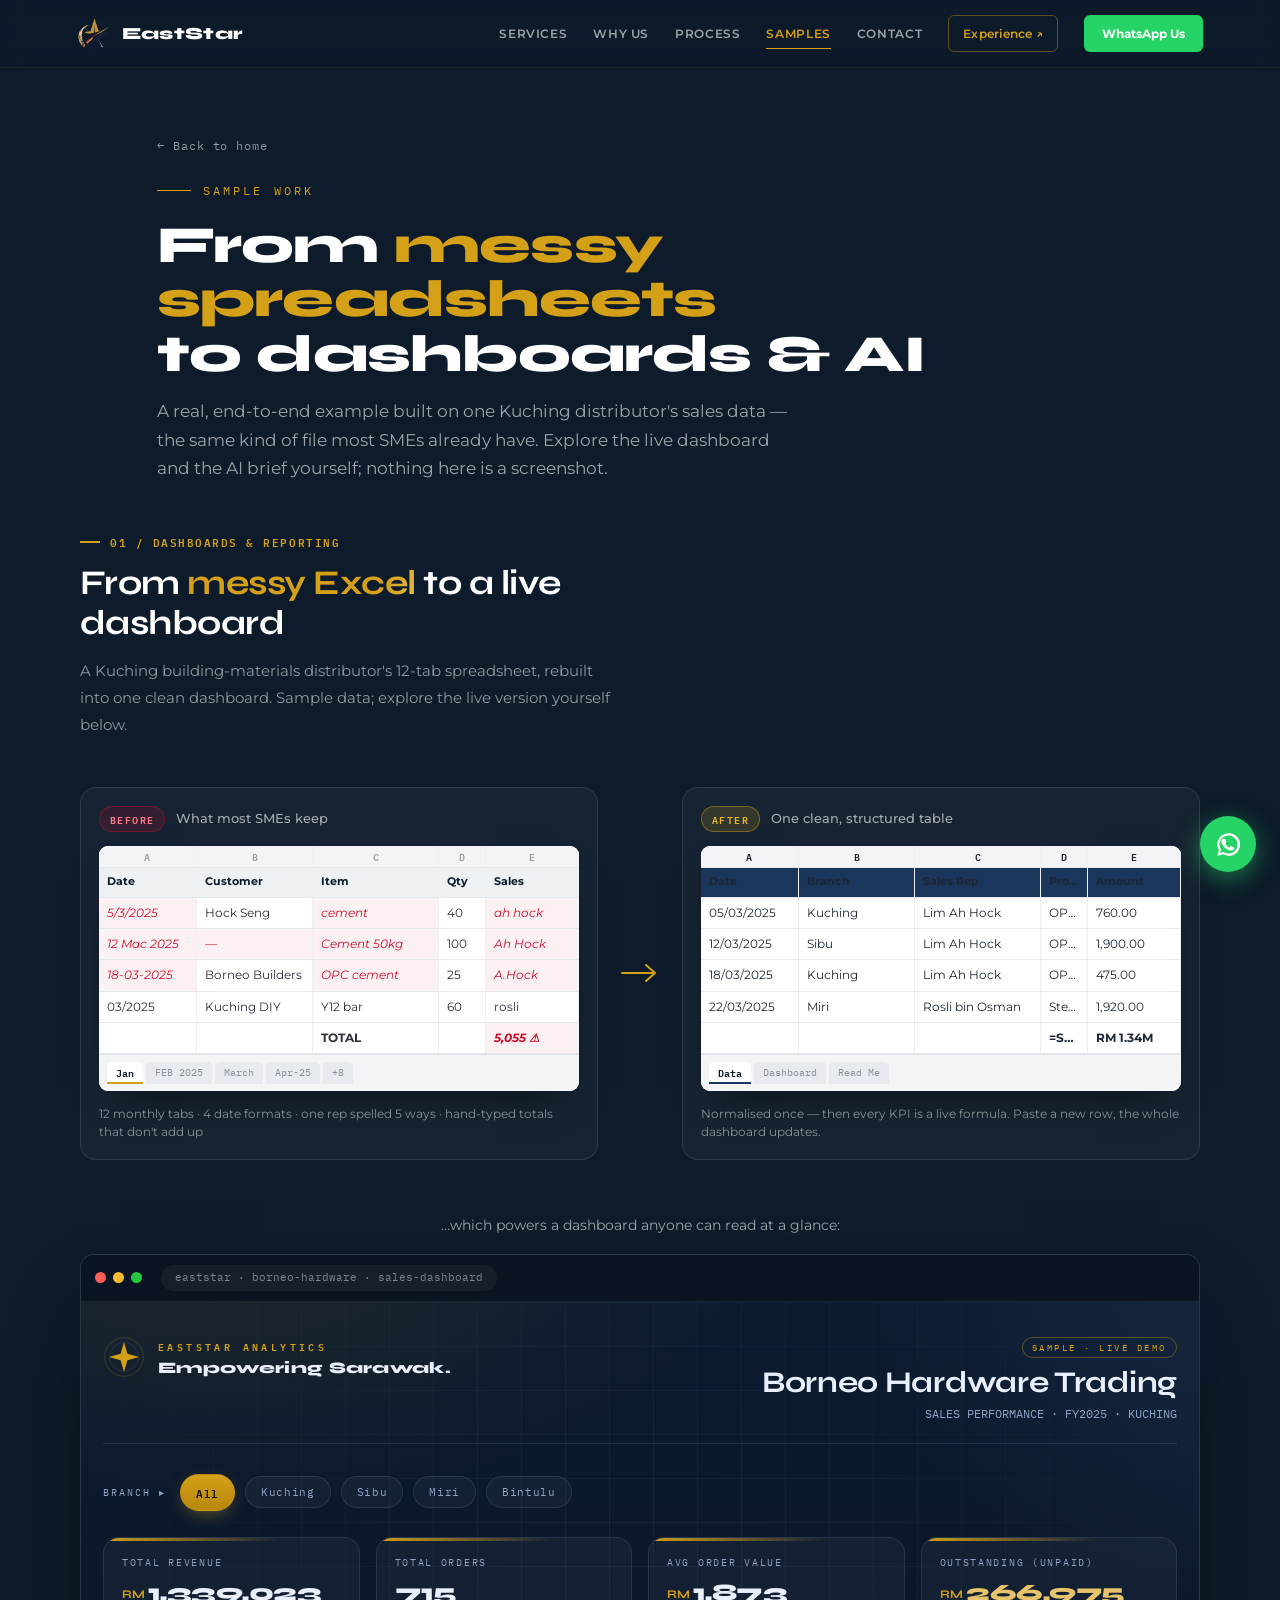
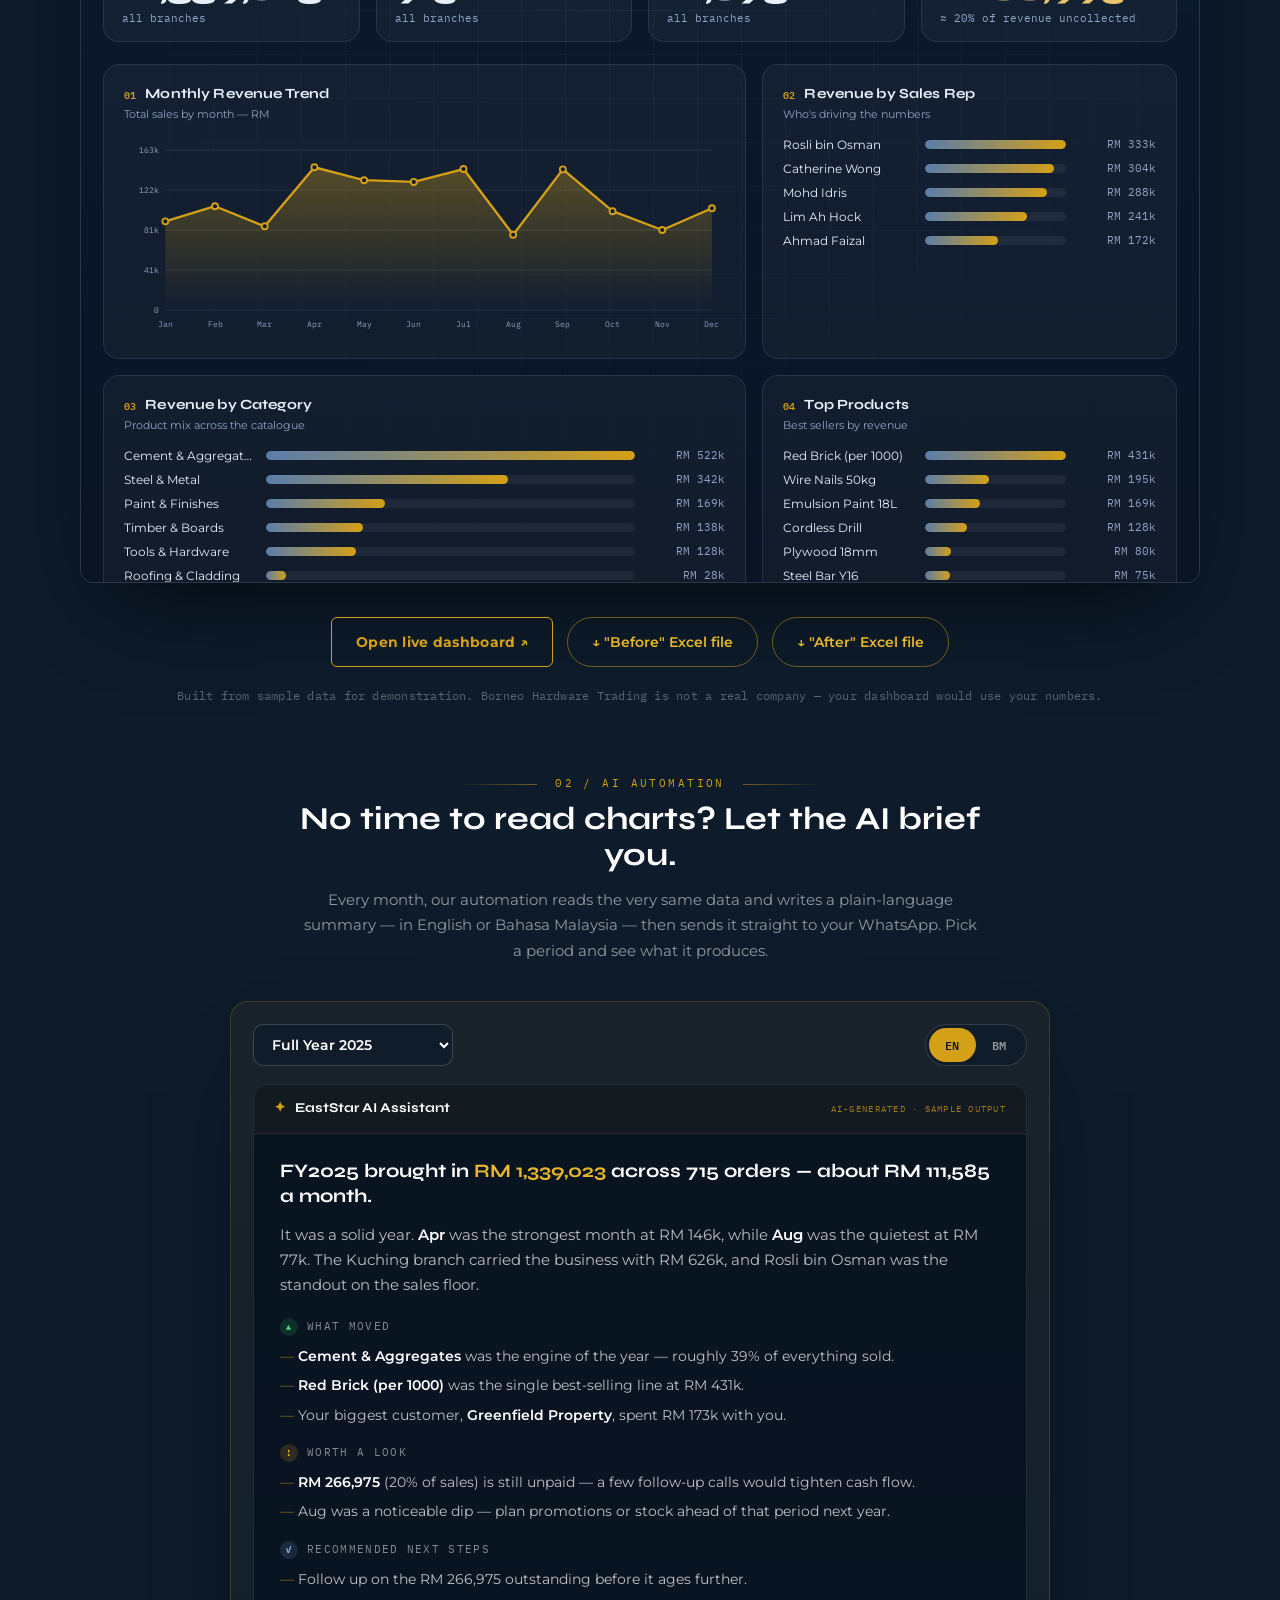
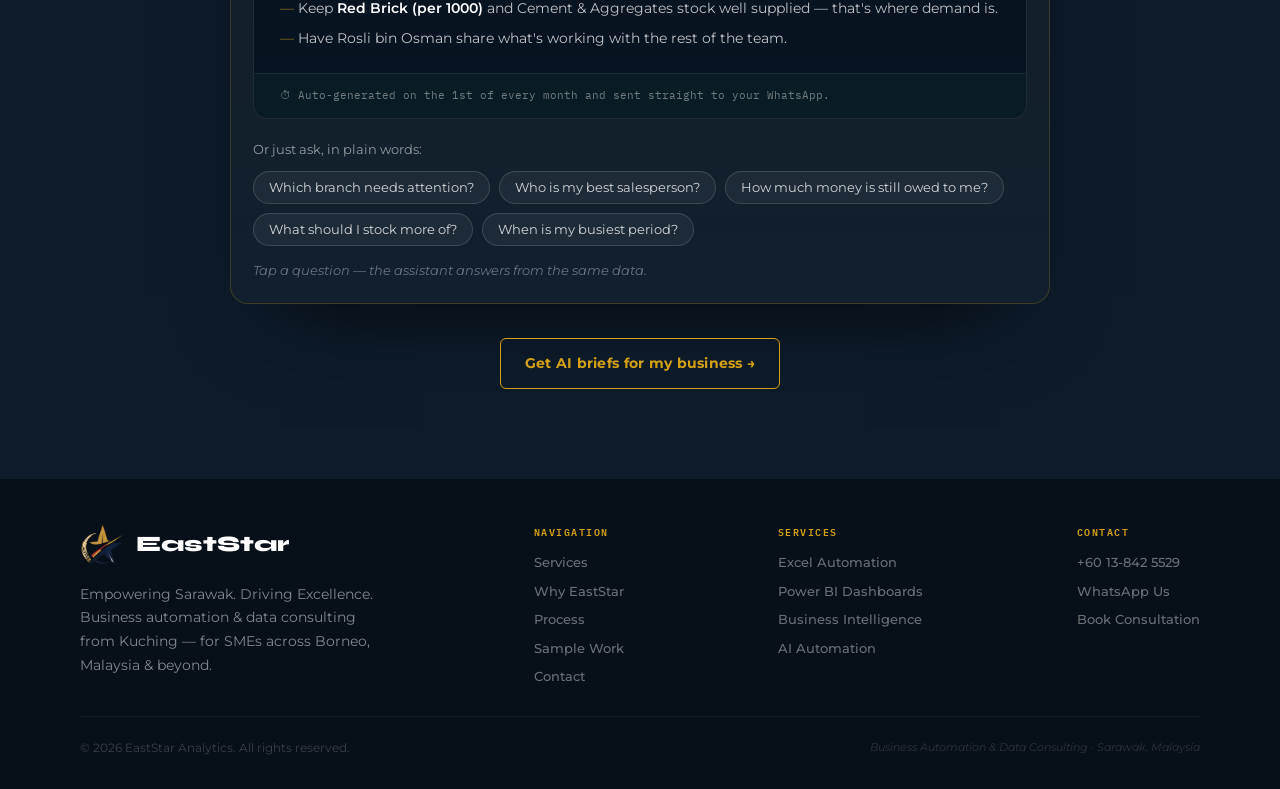
<file: samples.html>
<!DOCTYPE html>
<html lang="en">
<head>
  <meta charset="UTF-8" />
  <meta name="viewport" content="width=device-width, initial-scale=1.0" />
  <title>Sample Work — EastStar Analytics | Excel, Dashboards & AI Automation</title>
  <meta name="description" content="See real EastStar Analytics sample work: a messy Excel file rebuilt into a clean dashboard, plus an AI automation that writes plain-language monthly business briefs in English or Bahasa Malaysia." />
  <meta name="robots" content="index, follow" />

  <link rel="preconnect" href="https://fonts.googleapis.com" />
  <link rel="preconnect" href="https://fonts.gstatic.com" crossorigin />
  <link href="https://fonts.googleapis.com/css2?family=Montserrat:ital,wght@0,400;0,500;0,600;0,700;0,800;0,900;1,400&family=Syne:wght@600;700;800&family=IBM+Plex+Mono:wght@400;500;600&display=swap" rel="stylesheet" />
  <link rel="stylesheet" href="style.css" />
  <style>
    /* samples.html page-specific */
    body { background: var(--navy); }
    .samples-hero {
      padding: 132px 6vw 10px; max-width: 1120px; margin: 0 auto; position: relative;
    }
    .samples-hero .back {
      display: inline-flex; align-items: center; gap: 7px; font-family: 'IBM Plex Mono', monospace;
      font-size: 12px; letter-spacing: .08em; color: rgba(255,255,255,0.55); text-decoration: none;
      margin-bottom: 26px; transition: color .2s;
    }
    .samples-hero .back:hover { color: var(--gold); }
    .samples-hero .eyebrow {
      font-family: 'IBM Plex Mono', monospace; font-size: 12px; letter-spacing: .26em;
      color: var(--gold); text-transform: uppercase; display: flex; align-items: center; gap: 12px;
    }
    .samples-hero .eyebrow::before { content: ""; width: 34px; height: 1px; background: var(--gold); }
    .samples-hero h1 {
      font-family: 'Syne', sans-serif; font-weight: 800; color: #fff;
      font-size: clamp(30px, 5.4vw, 52px); line-height: 1.04; letter-spacing: -.015em; margin: 18px 0 16px;
    }
    .samples-hero h1 .gold { color: var(--gold); }
    .samples-hero p { color: rgba(255,255,255,0.6); font-size: clamp(15px,1.7vw,17px); line-height: 1.7; max-width: 640px; }
    /* the moved section shouldn't repeat heavy top padding */
    #sample { padding-top: 40px; }
    .samples-foot-cta { text-align: center; padding: 10px 6vw 30px; }
  </style>
</head>
<body>

<div class="scroll-progress" aria-hidden="true"></div>

<!-- NAV -->
<nav>
  <a href="index.html" class="nav-logo" style="display:flex;align-items:center;gap:11px;text-decoration:none">
    <img src="logo-mark.png" alt="EastStar Analytics" style="height:34px;width:auto" />
    <span style="font-family:'Syne',sans-serif;font-weight:800;color:#fff;font-size:17px;letter-spacing:.02em">EastStar</span>
  </a>
  <div class="nav-links">
    <a href="index.html#services">Services</a>
    <a href="index.html#why">Why Us</a>
    <a href="index.html#process">Process</a>
    <a href="samples.html" class="active">Samples</a>
    <a href="index.html#contact">Contact</a>
    <a href="experience.html" class="nav-exp">Experience ↗</a>
    <a href="https://wa.me/60138425529?text=Hi%2C%20I%27d%20like%20to%20know%20more%20about%20EastStar%20Analytics" class="nav-cta" target="_blank" rel="noopener">WhatsApp Us</a>
  </div>
  <div class="nav-mobile">
    <a href="https://wa.me/60138425529?text=Hi%2C%20I%27d%20like%20to%20know%20more%20about%20EastStar%20Analytics" target="_blank" rel="noopener">WhatsApp</a>
  </div>
</nav>

<!-- PAGE HERO -->
<header class="samples-hero">
  <a href="index.html" class="back reveal">← Back to home</a>
  <div class="eyebrow reveal">Sample Work</div>
  <h1 class="reveal reveal-delay-1">From <span class="gold">messy spreadsheets</span><br>to dashboards &amp; AI</h1>
  <p class="reveal reveal-delay-2">A real, end-to-end example built on one Kuching distributor's sales data — the same kind of file most SMEs already have. Explore the live dashboard and the AI brief yourself; nothing here is a screenshot.</p>
</header>

<!-- SAMPLE / SEE IT IN ACTION -->
<section id="sample">
  <div class="section-inner">
    <p class="section-label reveal">01 / Dashboards &amp; Reporting</p>
    <h2 class="section-title reveal reveal-delay-1" style="color:#fff">From <span class="gold">messy Excel</span> to a live dashboard</h2>
    <p class="section-sub reveal reveal-delay-2" style="color:rgba(255,255,255,0.55)">A Kuching building-materials distributor's 12-tab spreadsheet, rebuilt into one clean dashboard. Sample data; explore the live version yourself below.</p>

    <!-- BEFORE / AFTER -->
    <div class="ba-grid">
      <div class="ba-card reveal">
        <div class="ba-head"><span class="ba-tag ba-tag-red">BEFORE</span><span class="ba-head-t">What most SMEs keep</span></div>
        <div class="xl">
          <div class="xl-row xl-cols"><span class="xl-cn">A</span><span class="xl-cn">B</span><span class="xl-cn">C</span><span class="xl-cn">D</span><span class="xl-cn">E</span></div>
          <div class="xl-row xl-hdr"><span>Date</span><span>Customer</span><span>Item</span><span>Qty</span><span>Sales</span></div>
          <div class="xl-row"><span class="bad">5/3/2025</span><span>Hock Seng</span><span class="bad">cement</span><span>40</span><span class="bad">ah hock</span></div>
          <div class="xl-row"><span class="bad">12 Mac 2025</span><span class="bad">—</span><span class="bad">Cement 50kg</span><span>100</span><span class="bad">Ah Hock</span></div>
          <div class="xl-row"><span class="bad">18-03-2025</span><span>Borneo Builders</span><span class="bad">OPC cement</span><span>25</span><span class="bad">A.Hock</span></div>
          <div class="xl-row"><span>03/2025</span><span>Kuching DIY</span><span>Y12 bar</span><span>60</span><span>rosli</span></div>
          <div class="xl-row xl-total"><span></span><span></span><span>TOTAL</span><span></span><span class="bad">5,055 ⚠</span></div>
          <div class="xl-tabs"><span class="xl-tab active">Jan</span><span class="xl-tab">FEB 2025</span><span class="xl-tab">March</span><span class="xl-tab">Apr-25</span><span class="xl-tab">+8</span></div>
        </div>
        <div class="ba-caption">12 monthly tabs · 4 date formats · one rep spelled 5 ways · hand-typed totals that don't add up</div>
      </div>

      <div class="ba-arrow reveal reveal-delay-1" aria-hidden="true">
        <svg viewBox="0 0 40 24" fill="none"><path d="M2 12h33m0 0l-9-8m9 8l-9 8" stroke="#D4A017" stroke-width="2" stroke-linecap="round" stroke-linejoin="round"/></svg>
      </div>

      <div class="ba-card reveal reveal-delay-1">
        <div class="ba-head"><span class="ba-tag ba-tag-gold">AFTER</span><span class="ba-head-t">One clean, structured table</span></div>
        <div class="xl xl-clean">
          <div class="xl-row xl-cols"><span class="xl-cn">A</span><span class="xl-cn">B</span><span class="xl-cn">C</span><span class="xl-cn">D</span><span class="xl-cn">E</span></div>
          <div class="xl-row xl-hdr xl-hdr-navy"><span>Date</span><span>Branch</span><span>Sales Rep</span><span>Product</span><span>Amount</span></div>
          <div class="xl-row"><span>05/03/2025</span><span>Kuching</span><span>Lim Ah Hock</span><span>OPC Cement 50kg</span><span>760.00</span></div>
          <div class="xl-row"><span>12/03/2025</span><span>Sibu</span><span>Lim Ah Hock</span><span>OPC Cement 50kg</span><span>1,900.00</span></div>
          <div class="xl-row"><span>18/03/2025</span><span>Kuching</span><span>Lim Ah Hock</span><span>OPC Cement 50kg</span><span>475.00</span></div>
          <div class="xl-row"><span>22/03/2025</span><span>Miri</span><span>Rosli bin Osman</span><span>Steel Bar Y12</span><span>1,920.00</span></div>
          <div class="xl-row xl-total xl-total-gold"><span></span><span></span><span></span><span>=SUM ▸</span><span>RM 1.34M</span></div>
          <div class="xl-tabs"><span class="xl-tab active">Data</span><span class="xl-tab">Dashboard</span><span class="xl-tab">Read Me</span></div>
        </div>
        <div class="ba-caption">Normalised once — then every KPI is a live formula. Paste a new row, the whole dashboard updates.</div>
      </div>
    </div>

    <!-- LIVE DASHBOARD -->
    <div class="dash-block reveal reveal-delay-2">
      <div class="dash-block-label">…which powers a dashboard anyone can read at a glance:</div>
      <div class="dash-frame">
        <div class="browser-bar"><span class="bdot r"></span><span class="bdot y"></span><span class="bdot g"></span><div class="burl">eaststar · borneo-hardware · sales-dashboard</div></div>
        <iframe src="samples/borneo-hardware-trading/3_web_dashboard.html" loading="lazy" title="Live sample sales dashboard" scrolling="yes"></iframe>
      </div>
    </div>

    <div class="sample-actions reveal reveal-delay-2">
      <a href="samples/borneo-hardware-trading/3_web_dashboard.html" target="_blank" rel="noopener" class="btn-gold">Open live dashboard ↗</a>
      <a href="samples/borneo-hardware-trading/1_messy_sales_2025_BEFORE.xlsx" download class="btn-ghost-lt">↓ "Before" Excel file</a>
      <a href="samples/borneo-hardware-trading/2_clean_dashboard_2025_AFTER.xlsx" download class="btn-ghost-lt">↓ "After" Excel file</a>
    </div>
    <p class="sample-note reveal">Built from sample data for demonstration. Borneo Hardware Trading is not a real company — your dashboard would use your numbers.</p>

    <!-- AI AUTOMATION SAMPLE -->
    <div class="ai-divider reveal"><span>02 / AI Automation</span></div>
    <div class="ai-intro">
      <h3 class="reveal">No time to read charts? <span class="gold">Let the AI brief you.</span></h3>
      <p class="reveal reveal-delay-1">Every month, our automation reads the very same data and writes a plain-language summary — in English or Bahasa Malaysia — then sends it straight to your WhatsApp. Pick a period and see what it produces.</p>
    </div>

    <div id="ai-brief" class="ai-brief reveal reveal-delay-1">
      <div class="ai-controls">
        <select class="ai-period" aria-label="Select period"></select>
        <div class="ai-lang-toggle">
          <button class="ai-lang on" data-lang="en">EN</button>
          <button class="ai-lang" data-lang="bm">BM</button>
        </div>
      </div>

      <div class="ai-paper">
        <div class="ai-paper-top">
          <div class="ai-assistant"><span class="ai-spark">✦</span> EastStar AI Assistant</div>
          <div class="ai-stamp">AI-GENERATED · SAMPLE OUTPUT</div>
        </div>
        <div class="ai-paper-body"></div>
        <div class="ai-deliver"></div>
      </div>

      <div class="ai-ask">
        <div class="ai-ask-h">Or just ask, in plain words:</div>
        <div class="ai-q-chips"></div>
        <div class="ai-answer"></div>
      </div>
    </div>

    <div class="sample-actions reveal">
      <a href="https://wa.me/60138425529?text=Hi%2C%20I%27d%20like%20an%20AI%20monthly%20brief%20for%20my%20business" target="_blank" rel="noopener" class="btn-gold">Get AI briefs for my business →</a>
    </div>
  </div>
</section>

<!-- FOOTER -->
<footer>
  <div class="footer-top">
    <div class="footer-brand-col">
      <a href="index.html" style="display:inline-flex;align-items:center;gap:12px;text-decoration:none;margin-bottom:16px">
        <img src="logo-mark.png" alt="EastStar Analytics" style="height:44px;width:auto" />
        <span style="font-family:'Syne',sans-serif;font-weight:800;color:#fff;font-size:22px">EastStar</span>
      </a>
      <p style="color:rgba(255,255,255,0.5);font-size:14px;line-height:1.7;max-width:300px">Empowering Sarawak. Driving Excellence. Business automation &amp; data consulting from Kuching — for SMEs across Borneo, Malaysia &amp; beyond.</p>
    </div>
    <div class="footer-links-col">
      <div class="footer-links-title">Navigation</div>
      <div class="footer-links">
        <a href="index.html#services">Services</a>
        <a href="index.html#why">Why EastStar</a>
        <a href="index.html#process">Process</a>
        <a href="samples.html">Sample Work</a>
        <a href="index.html#contact">Contact</a>
      </div>
    </div>
    <div class="footer-links-col">
      <div class="footer-links-title">Services</div>
      <div class="footer-links">
        <a href="index.html#services">Excel Automation</a>
        <a href="index.html#services">Power BI Dashboards</a>
        <a href="index.html#services">Business Intelligence</a>
        <a href="index.html#services">AI Automation</a>
      </div>
    </div>
    <div class="footer-links-col">
      <div class="footer-links-title">Contact</div>
      <div class="footer-links">
        <a href="https://wa.me/60138425529" target="_blank" rel="noopener">+60 13-842 5529</a>
        <a href="https://wa.me/60138425529" target="_blank" rel="noopener">WhatsApp Us</a>
        <a href="index.html#contact">Book Consultation</a>
      </div>
    </div>
  </div>
  <div class="footer-bottom">
    <div class="footer-copy">© 2026 EastStar Analytics. All rights reserved.</div>
    <div class="footer-reg">Business Automation &amp; Data Consulting · Sarawak, Malaysia</div>
  </div>
</footer>

<!-- FLOATING WHATSAPP -->
<a href="https://wa.me/60138425529?text=Hi%2C%20I%27d%20like%20to%20know%20more%20about%20EastStar%20Analytics" class="float-wa" target="_blank" rel="noopener" aria-label="WhatsApp EastStar Analytics">
  <div class="float-wa-tooltip">Chat with us</div>
  <svg width="30" height="30" viewBox="0 0 24 24" fill="#fff" aria-hidden="true"><path d="M12 2a10 10 0 00-8.6 15l-1.4 5 5.2-1.4A10 10 0 1012 2zm0 18a8 8 0 01-4.1-1.1l-.3-.2-3 .8.8-3-.2-.3A8 8 0 1112 20z"/><path d="M8.5 7.3c-.2-.4-.4-.4-.6-.4h-.5c-.2 0-.5.1-.7.3-.3.3-1 1-1 2.3s1 2.7 1.1 2.9c.1.2 2 3.1 4.9 4.3 2.4 1 2.9.8 3.4.7.5 0 1.6-.6 1.8-1.3.2-.6.2-1.2.2-1.3-.1-.1-.3-.2-.6-.3l-2-1c-.3-.1-.5-.1-.7.1l-.7.9c-.1.2-.3.2-.5.1-.7-.3-1.5-.7-2.3-1.7-.6-.7-1-1.5-1.1-1.7-.1-.2 0-.4.1-.5l.4-.5c.1-.2.2-.3.3-.5.1-.2 0-.3 0-.5l-.9-2.2z"/></svg>
</a>

<script src="script.js"></script>
<script src="ai-brief.js"></script>
</body>
</html>
</file>
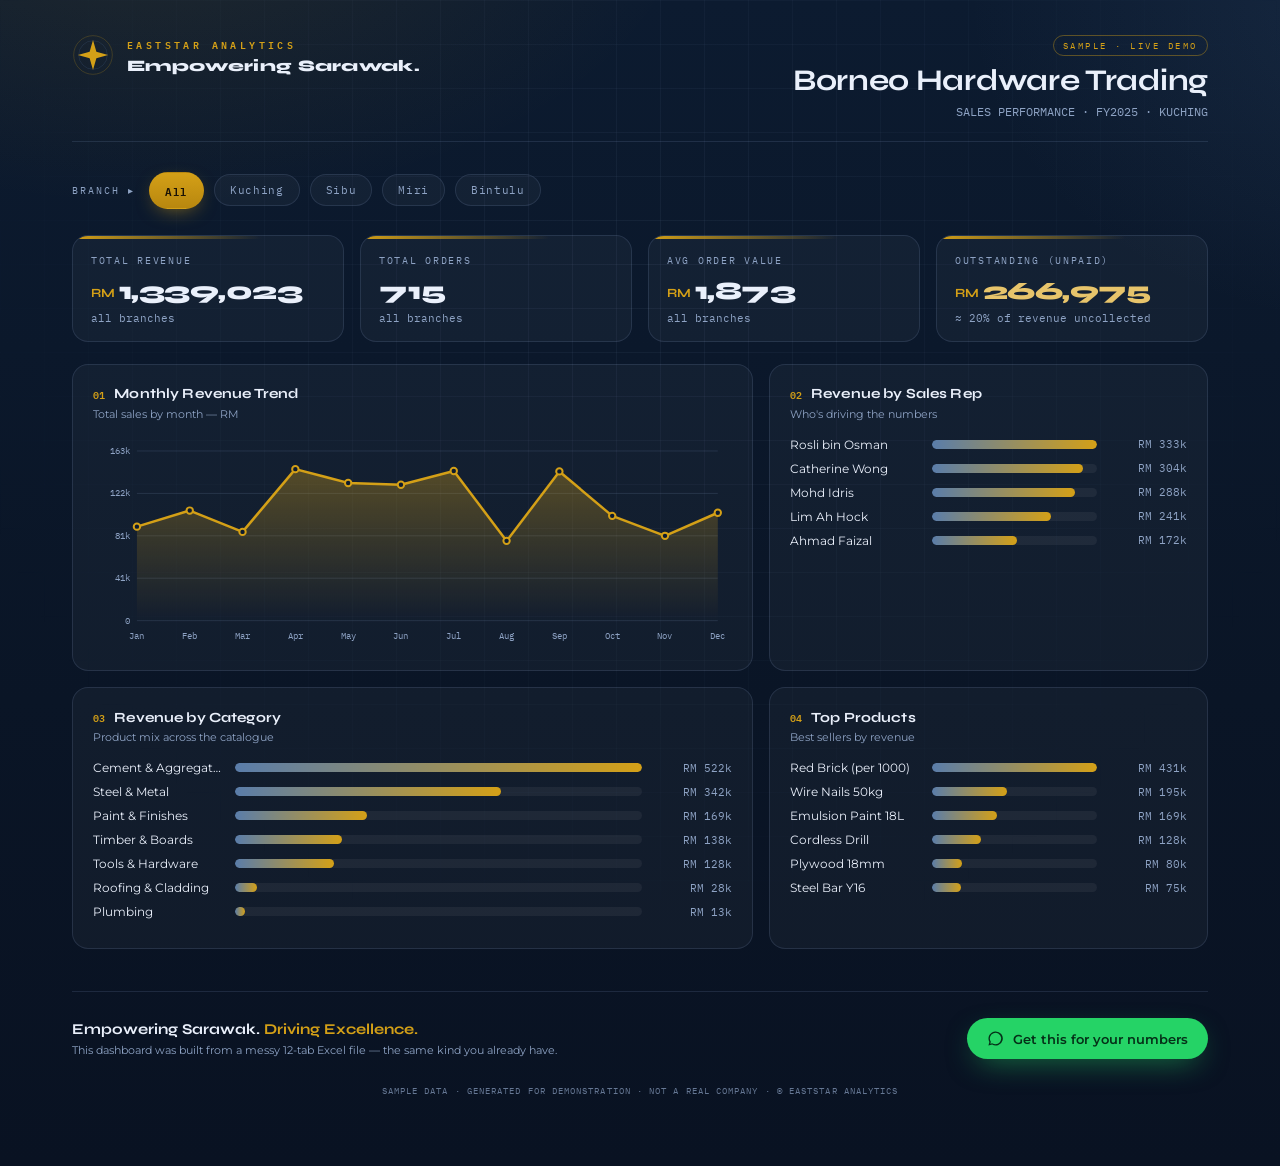
<file: samples/borneo-hardware-trading/3_web_dashboard.html>
<!DOCTYPE html>
<html lang="en">
<head>
<meta charset="UTF-8">
<meta name="viewport" content="width=device-width, initial-scale=1.0">
<title>Borneo Hardware Trading · Sales Dashboard · EastStar Analytics</title>
<link rel="preconnect" href="https://fonts.googleapis.com">
<link rel="preconnect" href="https://fonts.gstatic.com" crossorigin>
<link href="https://fonts.googleapis.com/css2?family=Syne:wght@600;700;800&family=IBM+Plex+Mono:wght@400;500;600&family=Montserrat:wght@400;500;600&display=swap" rel="stylesheet">
<style>
:root{
  --navy:#0c1b30; --navy2:#13294b; --navy3:#1B365D; --gold:#D4A017; --gold-soft:#e7c46b;
  --blue:#5a7daa; --whatsapp:#25D366; --ink:#eaf0fb; --muted:#8ea3c4; --line:rgba(138,163,204,.16);
  --card:rgba(255,255,255,.035);
}
*{margin:0;padding:0;box-sizing:border-box}
html{scroll-behavior:smooth}
body{
  font-family:'Montserrat',sans-serif; color:var(--ink); background:var(--navy);
  background-image:
    radial-gradient(900px 500px at 12% -8%, rgba(212,160,23,.10), transparent 60%),
    radial-gradient(800px 600px at 110% 0%, rgba(90,125,170,.14), transparent 55%),
    linear-gradient(180deg,#0c1b30,#0a1526 60%,#091222);
  min-height:100vh; -webkit-font-smoothing:antialiased; overflow-x:hidden;
}
body::before{content:"";position:fixed;inset:0;pointer-events:none;z-index:0;opacity:.5;
  background-image:linear-gradient(var(--line) 1px,transparent 1px),linear-gradient(90deg,var(--line) 1px,transparent 1px);
  background-size:44px 44px;mask-image:radial-gradient(circle at 50% 30%,#000 0%,transparent 80%)}
.wrap{position:relative;z-index:1;max-width:1180px;margin:0 auto;padding:34px 22px 70px}
.mono{font-family:'IBM Plex Mono',monospace}

/* header */
header{display:flex;justify-content:space-between;align-items:flex-start;gap:24px;flex-wrap:wrap;
  border-bottom:1px solid var(--line);padding-bottom:22px;margin-bottom:30px;
  animation:rise .7s cubic-bezier(.2,.7,.2,1) both}
.brand{display:flex;align-items:center;gap:13px}
.emblem{width:42px;height:42px;flex:none;position:relative}
.emblem svg{width:100%;height:100%;animation:spin 18s linear infinite}
@media(prefers-reduced-motion:reduce){.emblem svg{animation:none}}
.brand .label{font-family:'IBM Plex Mono',monospace;letter-spacing:.34em;font-size:10px;color:var(--gold);font-weight:600}
.brand .name{font-family:'Syne',sans-serif;font-weight:800;font-size:16px;letter-spacing:.02em;margin-top:3px}
.htitle{text-align:right}
.htitle .tag{font-family:'IBM Plex Mono',monospace;font-size:9px;letter-spacing:.28em;color:var(--gold);
  border:1px solid rgba(212,160,23,.4);padding:4px 9px;border-radius:30px;display:inline-block;margin-bottom:9px}
.htitle h1{font-family:'Syne',sans-serif;font-weight:700;font-size:clamp(20px,3.4vw,30px);line-height:1.05;letter-spacing:-.01em}
.htitle .sub{color:var(--muted);font-size:12px;margin-top:7px}

/* filter */
.filters{display:flex;align-items:center;gap:10px;flex-wrap:wrap;margin-bottom:26px;
  animation:rise .7s .08s cubic-bezier(.2,.7,.2,1) both}
.filters .flabel{font-family:'IBM Plex Mono',monospace;font-size:10px;letter-spacing:.2em;color:var(--muted);margin-right:4px}
.chip{font-family:'IBM Plex Mono',monospace;font-size:11px;letter-spacing:.06em;color:var(--muted);
  background:var(--card);border:1px solid var(--line);padding:8px 15px;border-radius:30px;cursor:pointer;
  transition:.25s;user-select:none}
.chip:hover{color:var(--ink);border-color:rgba(212,160,23,.45)}
.chip.active{background:linear-gradient(180deg,var(--gold),#b8870f);color:#1a1206;border-color:transparent;font-weight:600;
  box-shadow:0 6px 20px -8px rgba(212,160,23,.7)}

/* kpis */
.kpis{display:grid;grid-template-columns:repeat(4,1fr);gap:16px;margin-bottom:22px}
@media(max-width:760px){.kpis{grid-template-columns:repeat(2,1fr)}}
.kpi{background:var(--card);border:1px solid var(--line);border-radius:16px;padding:18px 18px 16px;position:relative;overflow:hidden;
  animation:rise .7s cubic-bezier(.2,.7,.2,1) both}
.kpi:nth-child(1){animation-delay:.12s}.kpi:nth-child(2){animation-delay:.18s}
.kpi:nth-child(3){animation-delay:.24s}.kpi:nth-child(4){animation-delay:.30s}
.kpi::after{content:"";position:absolute;left:0;top:0;height:3px;width:100%;background:linear-gradient(90deg,var(--gold),transparent 70%)}
.kpi .k-label{font-family:'IBM Plex Mono',monospace;font-size:9.5px;letter-spacing:.18em;color:var(--muted);text-transform:uppercase}
.kpi .k-val{font-family:'Syne',sans-serif;font-weight:800;font-size:clamp(18px,2.1vw,25px);margin-top:9px;letter-spacing:-.02em;white-space:nowrap}
.kpi .k-val .cur{font-size:.5em;color:var(--gold);font-weight:700;margin-right:3px;vertical-align:.16em;letter-spacing:.02em}
.kpi .k-note{font-size:10.5px;color:var(--muted);margin-top:5px}
.kpi.warn .k-val{color:var(--gold-soft)}

/* panels */
.grid{display:grid;grid-template-columns:1.55fr 1fr;gap:16px}
@media(max-width:860px){.grid{grid-template-columns:1fr}}
.panel{background:var(--card);border:1px solid var(--line);border-radius:16px;padding:20px;
  animation:rise .7s cubic-bezier(.2,.7,.2,1) both;animation-delay:.34s}
.panel h2{font-family:'Syne',sans-serif;font-weight:700;font-size:14px;letter-spacing:.01em;display:flex;align-items:center;gap:9px;margin-bottom:4px}
.panel h2 .idx{font-family:'IBM Plex Mono',monospace;font-size:10px;color:var(--gold);font-weight:600}
.panel .ph-sub{font-size:11px;color:var(--muted);margin-bottom:16px}
.span2{grid-column:1/-1}

/* svg chart */
.chart{width:100%}
.bar-row{display:grid;grid-template-columns:130px 1fr 78px;align-items:center;gap:12px;margin:9px 0;font-size:12px}
.bar-row .bl{color:var(--ink);white-space:nowrap;overflow:hidden;text-overflow:ellipsis}
.bar-track{height:9px;background:rgba(255,255,255,.05);border-radius:6px;overflow:hidden}
.bar-fill{height:100%;border-radius:6px;background:linear-gradient(90deg,var(--blue),var(--gold));width:0;transition:width .9s cubic-bezier(.2,.8,.2,1)}
.bar-row .bv{font-family:'IBM Plex Mono',monospace;font-size:11px;color:var(--muted);text-align:right}
@media(max-width:760px){.bar-row{grid-template-columns:100px 1fr 64px;gap:8px}.bar-row .bl{font-size:11px}}

footer{margin-top:42px;border-top:1px solid var(--line);padding-top:26px;display:flex;justify-content:space-between;
  align-items:center;gap:20px;flex-wrap:wrap}
.foot-tag{font-family:'Syne',sans-serif;font-weight:700;font-size:15px}
.foot-tag span{color:var(--gold)}
.foot-sub{font-size:11px;color:var(--muted);margin-top:5px}
.cta{display:inline-flex;align-items:center;gap:9px;background:var(--whatsapp);color:#053018;font-weight:600;
  font-size:13px;padding:12px 20px;border-radius:30px;text-decoration:none;transition:.25s;
  box-shadow:0 10px 30px -10px rgba(37,211,102,.6)}
.cta:hover{transform:translateY(-2px);box-shadow:0 16px 34px -10px rgba(37,211,102,.75)}
.disclaimer{font-family:'IBM Plex Mono',monospace;font-size:9px;letter-spacing:.12em;color:var(--muted);opacity:.7;text-align:center;margin-top:26px}

@keyframes rise{from{opacity:0;transform:translateY(16px)}to{opacity:1;transform:none}}
@keyframes spin{to{transform:rotate(360deg)}}
.axis-l{font-family:'IBM Plex Mono',monospace;font-size:9px;fill:var(--muted)}
.gridline{stroke:var(--line);stroke-width:1}
.area{fill:url(#ag)}
.line{fill:none;stroke:var(--gold);stroke-width:2.5;stroke-linecap:round;stroke-linejoin:round}
.dot{fill:var(--navy);stroke:var(--gold);stroke-width:2}
.dot-hit{fill:transparent;cursor:pointer}
.tip{font-family:'IBM Plex Mono',monospace;font-size:10px;fill:var(--ink)}
</style>
</head>
<body>
<div class="wrap">
  <header>
    <div class="brand">
      <div class="emblem">
        <svg viewBox="0 0 100 100">
          <circle cx="50" cy="50" r="46" fill="none" stroke="#D4A017" stroke-opacity=".35" stroke-width="1.5"/>
          <circle cx="50" cy="50" r="34" fill="none" stroke="#5a7daa" stroke-opacity=".4" stroke-width="1"/>
          <path d="M50 14 L58 42 L86 50 L58 58 L50 86 L42 58 L14 50 L42 42 Z" fill="#D4A017"/>
        </svg>
      </div>
      <div>
        <div class="label">EASTSTAR ANALYTICS</div>
        <div class="name">Empowering Sarawak.</div>
      </div>
    </div>
    <div class="htitle">
      <div class="tag">SAMPLE · LIVE DEMO</div>
      <h1>Borneo Hardware Trading</h1>
      <div class="sub mono">SALES PERFORMANCE · FY2025 · KUCHING</div>
    </div>
  </header>

  <div class="filters" id="filters">
    <span class="flabel">BRANCH ▸</span>
  </div>

  <div class="kpis" id="kpis"></div>

  <div class="grid">
    <div class="panel">
      <h2><span class="idx">01</span> Monthly Revenue Trend</h2>
      <div class="ph-sub">Total sales by month — RM</div>
      <div id="trend" class="chart"></div>
    </div>
    <div class="panel">
      <h2><span class="idx">02</span> Revenue by Sales Rep</h2>
      <div class="ph-sub">Who's driving the numbers</div>
      <div id="reps"></div>
    </div>
    <div class="panel">
      <h2><span class="idx">03</span> Revenue by Category</h2>
      <div class="ph-sub">Product mix across the catalogue</div>
      <div id="cats"></div>
    </div>
    <div class="panel">
      <h2><span class="idx">04</span> Top Products</h2>
      <div class="ph-sub">Best sellers by revenue</div>
      <div id="prods"></div>
    </div>
  </div>

  <footer>
    <div>
      <div class="foot-tag">Empowering Sarawak. <span>Driving Excellence.</span></div>
      <div class="foot-sub">This dashboard was built from a messy 12-tab Excel file — the same kind you already have.</div>
    </div>
    <a class="cta" href="#" onclick="return false;">
      <svg width="17" height="17" viewBox="0 0 24 24" fill="#053018"><path d="M12 2a10 10 0 00-8.6 15l-1.4 5 5.2-1.4A10 10 0 1012 2zm0 18a8 8 0 01-4.1-1.1l-.3-.2-3 .8.8-3-.2-.3A8 8 0 1112 20z"/></svg>
      Get this for your numbers
    </a>
  </footer>
  <div class="disclaimer">SAMPLE DATA · GENERATED FOR DEMONSTRATION · NOT A REAL COMPANY · © EASTSTAR ANALYTICS</div>
</div>

<script>
const DATA = {"months":["Jan","Feb","Mar","Apr","May","Jun","Jul","Aug","Sep","Oct","Nov","Dec"],"branches":["Kuching","Sibu","Miri","Bintulu"],"records":[{"m":"Jan","b":"Kuching","r":"Lim Ah Hock","c":"Timber & Boards","p":"Marine Plywood 12mm","a":132.48,"paid":true},{"m":"Jan","b":"Kuching","r":"Lim Ah Hock","c":"Steel & Metal","p":"Wire Nails 50kg","a":287.28,"paid":true},{"m":"Jan","b":"Kuching","r":"Mohd Idris","c":"Cement & Aggregates","p":"OPC Cement 50kg","a":19.54,"paid":true},{"m":"Jan","b":"Kuching","r":"Lim Ah Hock","c":"Paint & Finishes","p":"Emulsion Paint 18L","a":2126.02,"paid":false},{"m":"Jan","b":"Sibu","r":"Catherine Wong","c":"Steel & Metal","p":"Steel Bar Y12","a":168.75,"paid":true},{"m":"Jan","b":"Sibu","r":"Rosli bin Osman","c":"Timber & Boards","p":"Marine Plywood 12mm","a":983.85,"paid":true},{"m":"Jan","b":"Kuching","r":"Ahmad Faizal","c":"Steel & Metal","p":"Steel Bar Y16","a":116.62,"paid":true},{"m":"Jan","b":"Kuching","r":"Catherine Wong","c":"Timber & Boards","p":"Plywood 18mm","a":1376.1,"paid":true},{"m":"Jan","b":"Miri","r":"Catherine Wong","c":"Cement & Aggregates","p":"Sand (per ton)","a":1123.4,"paid":true},{"m":"Jan","b":"Kuching","r":"Lim Ah Hock","c":"Steel & Metal","p":"Wire Nails 50kg","a":1274.67,"paid":true},{"m":"Jan","b":"Kuching","r":"Ahmad Faizal","c":"Steel & Metal","p":"Steel Bar Y16","a":1288.69,"paid":false},{"m":"Jan","b":"Miri","r":"Ahmad Faizal","c":"Timber & Boards","p":"Marine Plywood 12mm","a":1635.0,"paid":false},{"m":"Jan","b":"Miri","r":"Mohd Idris","c":"Cement & Aggregates","p":"OPC Cement 50kg","a":388.6,"paid":true},{"m":"Jan","b":"Miri","r":"Lim Ah Hock","c":"Cement & Aggregates","p":"Sand (per ton)","a":438.64,"paid":true},{"m":"Jan","b":"Kuching","r":"Ahmad Faizal","c":"Steel & Metal","p":"Steel Bar Y16","a":818.1,"paid":true},{"m":"Jan","b":"Miri","r":"Catherine Wong","c":"Cement & Aggregates","p":"Sand (per ton)","a":54.34,"paid":true},{"m":"Jan","b":"Bintulu","r":"Rosli bin Osman","c":"Plumbing","p":"PVC Pipe 4in","a":68.19,"paid":true},{"m":"Jan","b":"Miri","r":"Lim Ah Hock","c":"Steel & Metal","p":"Steel Bar Y12","a":31.99,"paid":true},{"m":"Jan","b":"Kuching","r":"Catherine Wong","c":"Steel & Metal","p":"Steel Bar Y16","a":59.29,"paid":true},{"m":"Jan","b":"Bintulu","r":"Catherine Wong","c":"Steel & Metal","p":"Wire Nails 50kg","a":1784.64,"paid":true},{"m":"Jan","b":"Kuching","r":"Rosli bin Osman","c":"Timber & Boards","p":"Plywood 18mm","a":328.96,"paid":true},{"m":"Jan","b":"Kuching","r":"Mohd Idris","c":"Paint & Finishes","p":"Emulsion Paint 18L","a":2433.76,"paid":true},{"m":"Jan","b":"Bintulu","r":"Lim Ah Hock","c":"Timber & Boards","p":"Marine Plywood 12mm","a":547.52,"paid":true},{"m":"Jan","b":"Kuching","r":"Lim Ah Hock","c":"Cement & Aggregates","p":"Sand (per ton)","a":1152.8,"paid":true},{"m":"Jan","b":"Kuching","r":"Catherine Wong","c":"Paint & Finishes","p":"Emulsion Paint 18L","a":342.84,"paid":false},{"m":"Jan","b":"Miri","r":"Catherine Wong","c":"Steel & Metal","p":"Steel Bar Y16","a":112.22,"paid":true},{"m":"Jan","b":"Kuching","r":"Rosli bin Osman","c":"Timber & Boards","p":"Marine Plywood 12mm","a":68.43,"paid":true},{"m":"Jan","b":"Sibu","r":"Lim Ah Hock","c":"Timber & Boards","p":"Plywood 18mm","a":739.44,"paid":true},{"m":"Jan","b":"Kuching","r":"Rosli bin Osman","c":"Steel & Metal","p":"Steel Bar Y12","a":1903.8,"paid":true},{"m":"Jan","b":"Kuching","r":"Mohd Idris","c":"Tools & Hardware","p":"Cordless Drill","a":1358.2,"paid":true},{"m":"Jan","b":"Kuching","r":"Rosli bin Osman","c":"Steel & Metal","p":"Steel Bar Y16","a":176.91,"paid":true},{"m":"Jan","b":"Miri","r":"Rosli bin Osman","c":"Plumbing","p":"PVC Pipe 4in","a":132.84,"paid":true},{"m":"Jan","b":"Kuching","r":"Rosli bin Osman","c":"Cement & Aggregates","p":"Sand (per ton)","a":1801.14,"paid":false},{"m":"Jan","b":"Sibu","r":"Rosli bin Osman","c":"Plumbing","p":"PVC Pipe 4in","a":257.04,"paid":true},{"m":"Jan","b":"Kuching","r":"Mohd Idris","c":"Paint & Finishes","p":"Emulsion Paint 18L","a":52278.72,"paid":false},{"m":"Jan","b":"Kuching","r":"Mohd Idris","c":"Roofing & Cladding","p":"Roofing Sheet 0.4mm","a":502.38,"paid":true},{"m":"Jan","b":"Kuching","r":"Mohd Idris","c":"Timber & Boards","p":"Plywood 18mm","a":3109.16,"paid":true},{"m":"Jan","b":"Kuching","r":"Catherine Wong","c":"Cement & Aggregates","p":"OPC Cement 50kg","a":249.99,"paid":true},{"m":"Jan","b":"Sibu","r":"Rosli bin Osman","c":"Steel & Metal","p":"Steel Bar Y12","a":331.2,"paid":true},{"m":"Jan","b":"Miri","r":"Ahmad Faizal","c":"Timber & Boards","p":"Marine Plywood 12mm","a":544.72,"paid":true},{"m":"Jan","b":"Kuching","r":"Mohd Idris","c":"Steel & Metal","p":"Wire Nails 50kg","a":150.48,"paid":true},{"m":"Jan","b":"Miri","r":"Lim Ah Hock","c":"Steel & Metal","p":"Steel Bar Y12","a":1286.3,"paid":true},{"m":"Jan","b":"Sibu","r":"Ahmad Faizal","c":"Steel & Metal","p":"Wire Nails 50kg","a":296.06,"paid":true},{"m":"Jan","b":"Sibu","r":"Rosli bin Osman","c":"Cement & Aggregates","p":"OPC Cement 50kg","a":244.14,"paid":true},{"m":"Jan","b":"Kuching","r":"Rosli bin Osman","c":"Steel & Metal","p":"Steel Bar Y12","a":1274.14,"paid":true},{"m":"Jan","b":"Kuching","r":"Rosli bin Osman","c":"Tools & Hardware","p":"Cordless Drill","a":579.92,"paid":true},{"m":"Jan","b":"Bintulu","r":"Rosli bin Osman","c":"Paint & Finishes","p":"Emulsion Paint 18L","a":2604.45,"paid":true},{"m":"Jan","b":"Bintulu","r":"Rosli bin Osman","c":"Roofing & Cladding","p":"Roofing Sheet 0.4mm","a":476.85,"paid":true},{"m":"Jan","b":"Kuching","r":"Catherine Wong","c":"Roofing & Cladding","p":"Roofing Sheet 0.4mm","a":194.81,"paid":false},{"m":"Jan","b":"Miri","r":"Mohd Idris","c":"Timber & Boards","p":"Marine Plywood 12mm","a":204.42,"paid":true},{"m":"Jan","b":"Kuching","r":"Mohd Idris","c":"Roofing & Cladding","p":"Roofing Sheet 0.4mm","a":447.84,"paid":false},{"m":"Feb","b":"Bintulu","r":"Ahmad Faizal","c":"Steel & Metal","p":"Wire Nails 50kg","a":442.74,"paid":true},{"m":"Feb","b":"Miri","r":"Lim Ah Hock","c":"Steel & Metal","p":"Wire Nails 50kg","a":4409.16,"paid":true},{"m":"Feb","b":"Miri","r":"Lim Ah Hock","c":"Steel & Metal","p":"Wire Nails 50kg","a":3402.24,"paid":true},{"m":"Feb","b":"Kuching","r":"Rosli bin Osman","c":"Steel & Metal","p":"Wire Nails 50kg","a":1072.61,"paid":true},{"m":"Feb","b":"Kuching","r":"Rosli bin Osman","c":"Roofing & Cladding","p":"Roofing Sheet 0.4mm","a":164.88,"paid":false},{"m":"Feb","b":"Sibu","r":"Catherine Wong","c":"Tools & Hardware","p":"Cordless Drill","a":27110.4,"paid":true},{"m":"Feb","b":"Miri","r":"Rosli bin Osman","c":"Steel & Metal","p":"Steel Bar Y16","a":1362.24,"paid":true},{"m":"Feb","b":"Kuching","r":"Rosli bin Osman","c":"Cement & Aggregates","p":"OPC Cement 50kg","a":378.4,"paid":false},{"m":"Feb","b":"Sibu","r":"Rosli bin Osman","c":"Timber & Boards","p":"Marine Plywood 12mm","a":270.12,"paid":true},{"m":"Feb","b":"Kuching","r":"Lim Ah Hock","c":"Cement & Aggregates","p":"OPC Cement 50kg","a":114.48,"paid":true},{"m":"Feb","b":"Sibu","r":"Catherine Wong","c":"Tools & Hardware","p":"Cordless Drill","a":2517.21,"paid":false},{"m":"Feb","b":"Miri","r":"Rosli bin Osman","c":"Steel & Metal","p":"Steel Bar Y12","a":1337.42,"paid":true},{"m":"Feb","b":"Kuching","r":"Lim Ah Hock","c":"Cement & Aggregates","p":"Red Brick (per 1000)","a":5799.0,"paid":true},{"m":"Feb","b":"Miri","r":"Ahmad Faizal","c":"Cement & Aggregates","p":"OPC Cement 50kg","a":160.56,"paid":true},{"m":"Feb","b":"Kuching","r":"Lim Ah Hock","c":"Steel & Metal","p":"Steel Bar Y12","a":259.04,"paid":false},{"m":"Feb","b":"Sibu","r":"Catherine Wong","c":"Cement & Aggregates","p":"Red Brick (per 1000)","a":7950.08,"paid":true},{"m":"Feb","b":"Bintulu","r":"Mohd Idris","c":"Paint & Finishes","p":"Emulsion Paint 18L","a":3102.84,"paid":true},{"m":"Feb","b":"Sibu","r":"Rosli bin Osman","c":"Cement & Aggregates","p":"Red Brick (per 1000)","a":469.3,"paid":true},{"m":"Feb","b":"Sibu","r":"Rosli bin Osman","c":"Steel & Metal","p":"Steel Bar Y12","a":127.8,"paid":true},{"m":"Feb","b":"Kuching","r":"Catherine Wong","c":"Cement & Aggregates","p":"Red Brick (per 1000)","a":5434.11,"paid":true},{"m":"Feb","b":"Kuching","r":"Catherine Wong","c":"Steel & Metal","p":"Steel Bar Y12","a":655.6,"paid":true},{"m":"Feb","b":"Kuching","r":"Mohd Idris","c":"Paint & Finishes","p":"Emulsion Paint 18L","a":4260.0,"paid":true},{"m":"Feb","b":"Kuching","r":"Mohd Idris","c":"Timber & Boards","p":"Marine Plywood 12mm","a":589.86,"paid":true},{"m":"Feb","b":"Sibu","r":"Mohd Idris","c":"Cement & Aggregates","p":"OPC Cement 50kg","a":185.2,"paid":true},{"m":"Feb","b":"Bintulu","r":"Lim Ah Hock","c":"Roofing & Cladding","p":"Roofing Sheet 0.4mm","a":57.52,"paid":true},{"m":"Feb","b":"Kuching","r":"Catherine Wong","c":"Steel & Metal","p":"Wire Nails 50kg","a":2535.84,"paid":true},{"m":"Feb","b":"Kuching","r":"Ahmad Faizal","c":"Steel & Metal","p":"Steel Bar Y16","a":2338.4,"paid":true},{"m":"Feb","b":"Kuching","r":"Rosli bin Osman","c":"Steel & Metal","p":"Steel Bar Y12","a":3774.4,"paid":true},{"m":"Feb","b":"Sibu","r":"Mohd Idris","c":"Roofing & Cladding","p":"Roofing Sheet 0.4mm","a":618.45,"paid":true},{"m":"Feb","b":"Kuching","r":"Ahmad Faizal","c":"Timber & Boards","p":"Plywood 18mm","a":2083.05,"paid":true},{"m":"Feb","b":"Kuching","r":"Mohd Idris","c":"Tools & Hardware","p":"Cordless Drill","a":4136.72,"paid":true},{"m":"Feb","b":"Kuching","r":"Catherine Wong","c":"Plumbing","p":"PVC Pipe 4in","a":318.08,"paid":true},{"m":"Feb","b":"Sibu","r":"Rosli bin Osman","c":"Cement & Aggregates","p":"Red Brick (per 1000)","a":2444.65,"paid":false},{"m":"Feb","b":"Kuching","r":"Lim Ah Hock","c":"Cement & Aggregates","p":"OPC Cement 50kg","a":489.84,"paid":true},{"m":"Feb","b":"Miri","r":"Catherine Wong","c":"Steel & Metal","p":"Steel Bar Y12","a":268.88,"paid":true},{"m":"Feb","b":"Miri","r":"Lim Ah Hock","c":"Steel & Metal","p":"Wire Nails 50kg","a":285.18,"paid":true},{"m":"Feb","b":"Kuching","r":"Mohd Idris","c":"Timber & Boards","p":"Plywood 18mm","a":80.3,"paid":false},{"m":"Feb","b":"Sibu","r":"Rosli bin Osman","c":"Steel & Metal","p":"Steel Bar Y12","a":360.36,"paid":true},{"m":"Feb","b":"Kuching","r":"Lim Ah Hock","c":"Timber & Boards","p":"Plywood 18mm","a":3073.98,"paid":true},{"m":"Feb","b":"Kuching","r":"Ahmad Faizal","c":"Steel & Metal","p":"Steel Bar Y12","a":1504.2,"paid":true},{"m":"Feb","b":"Bintulu","r":"Ahmad Faizal","c":"Roofing & Cladding","p":"Roofing Sheet 0.4mm","a":28.87,"paid":true},{"m":"Feb","b":"Kuching","r":"Catherine Wong","c":"Timber & Boards","p":"Marine Plywood 12mm","a":1256.28,"paid":true},{"m":"Feb","b":"Kuching","r":"Ahmad Faizal","c":"Timber & Boards","p":"Plywood 18mm","a":1604.6,"paid":true},{"m":"Feb","b":"Kuching","r":"Rosli bin Osman","c":"Paint & Finishes","p":"Emulsion Paint 18L","a":3697.02,"paid":true},{"m":"Feb","b":"Bintulu","r":"Mohd Idris","c":"Steel & Metal","p":"Steel Bar Y12","a":32.7,"paid":true},{"m":"Feb","b":"Miri","r":"Catherine Wong","c":"Steel & Metal","p":"Steel Bar Y12","a":3169.0,"paid":false},{"m":"Mar","b":"Sibu","r":"Rosli bin Osman","c":"Tools & Hardware","p":"Cordless Drill","a":3745.95,"paid":true},{"m":"Mar","b":"Miri","r":"Rosli bin Osman","c":"Cement & Aggregates","p":"Red Brick (per 1000)","a":9397.0,"paid":true},{"m":"Mar","b":"Bintulu","r":"Catherine Wong","c":"Cement & Aggregates","p":"OPC Cement 50kg","a":454.94,"paid":false},{"m":"Mar","b":"Kuching","r":"Lim Ah Hock","c":"Plumbing","p":"PVC Pipe 4in","a":45.0,"paid":true},{"m":"Mar","b":"Kuching","r":"Ahmad Faizal","c":"Roofing & Cladding","p":"Roofing Sheet 0.4mm","a":542.64,"paid":true},{"m":"Mar","b":"Miri","r":"Catherine Wong","c":"Cement & Aggregates","p":"Red Brick (per 1000)","a":4483.89,"paid":false},{"m":"Mar","b":"Sibu","r":"Mohd Idris","c":"Plumbing","p":"PVC Pipe 4in","a":199.35,"paid":true},{"m":"Mar","b":"Miri","r":"Ahmad Faizal","c":"Paint & Finishes","p":"Emulsion Paint 18L","a":697.88,"paid":false},{"m":"Mar","b":"Kuching","r":"Mohd Idris","c":"Steel & Metal","p":"Steel Bar Y16","a":1095.16,"paid":true},{"m":"Mar","b":"Sibu","r":"Ahmad Faizal","c":"Steel & Metal","p":"Steel Bar Y12","a":161.4,"paid":true},{"m":"Mar","b":"Sibu","r":"Rosli bin Osman","c":"Steel & Metal","p":"Steel Bar Y16","a":1239.42,"paid":true},{"m":"Mar","b":"Miri","r":"Rosli bin Osman","c":"Cement & Aggregates","p":"OPC Cement 50kg","a":259.98,"paid":true},{"m":"Mar","b":"Bintulu","r":"Ahmad Faizal","c":"Timber & Boards","p":"Plywood 18mm","a":8888.0,"paid":false},{"m":"Mar","b":"Bintulu","r":"Ahmad Faizal","c":"Timber & Boards","p":"Marine Plywood 12mm","a":722.7,"paid":false},{"m":"Mar","b":"Kuching","r":"Catherine Wong","c":"Cement & Aggregates","p":"Red Brick (per 1000)","a":5990.52,"paid":true},{"m":"Mar","b":"Kuching","r":"Catherine Wong","c":"Roofing & Cladding","p":"Roofing Sheet 0.4mm","a":145.95,"paid":true},{"m":"Mar","b":"Kuching","r":"Rosli bin Osman","c":"Timber & Boards","p":"Marine Plywood 12mm","a":66.36,"paid":true},{"m":"Mar","b":"Miri","r":"Ahmad Faizal","c":"Steel & Metal","p":"Steel Bar Y16","a":2832.03,"paid":false},{"m":"Mar","b":"Sibu","r":"Lim Ah Hock","c":"Steel & Metal","p":"Steel Bar Y12","a":705.98,"paid":true},{"m":"Mar","b":"Miri","r":"Mohd Idris","c":"Timber & Boards","p":"Marine Plywood 12mm","a":539.68,"paid":false},{"m":"Mar","b":"Kuching","r":"Mohd Idris","c":"Cement & Aggregates","p":"Red Brick (per 1000)","a":474.55,"paid":true},{"m":"Mar","b":"Bintulu","r":"Rosli bin Osman","c":"Steel & Metal","p":"Wire Nails 50kg","a":7788.42,"paid":true},{"m":"Mar","b":"Miri","r":"Mohd Idris","c":"Cement & Aggregates","p":"OPC Cement 50kg","a":1031.94,"paid":true},{"m":"Mar","b":"Sibu","r":"Lim Ah Hock","c":"Cement & Aggregates","p":"Sand (per ton)","a":115.16,"paid":true},{"m":"Mar","b":"Sibu","r":"Catherine Wong","c":"Tools & Hardware","p":"Cordless Drill","a":4049.92,"paid":true},{"m":"Mar","b":"Sibu","r":"Mohd Idris","c":"Cement & Aggregates","p":"OPC Cement 50kg","a":427.11,"paid":true},{"m":"Mar","b":"Kuching","r":"Rosli bin Osman","c":"Timber & Boards","p":"Marine Plywood 12mm","a":335.35,"paid":true},{"m":"Mar","b":"Miri","r":"Mohd Idris","c":"Cement & Aggregates","p":"OPC Cement 50kg","a":206.91,"paid":true},{"m":"Mar","b":"Kuching","r":"Rosli bin Osman","c":"Paint & Finishes","p":"Emulsion Paint 18L","a":4255.42,"paid":true},{"m":"Mar","b":"Bintulu","r":"Mohd Idris","c":"Cement & Aggregates","p":"OPC Cement 50kg","a":648.9,"paid":true},{"m":"Mar","b":"Sibu","r":"Lim Ah Hock","c":"Cement & Aggregates","p":"OPC Cement 50kg","a":652.05,"paid":true},{"m":"Mar","b":"Kuching","r":"Rosli bin Osman","c":"Cement & Aggregates","p":"OPC Cement 50kg","a":133.49,"paid":true},{"m":"Mar","b":"Sibu","r":"Mohd Idris","c":"Cement & Aggregates","p":"OPC Cement 50kg","a":259.22,"paid":true},{"m":"Mar","b":"Miri","r":"Catherine Wong","c":"Steel & Metal","p":"Wire Nails 50kg","a":4238.93,"paid":true},{"m":"Mar","b":"Sibu","r":"Mohd Idris","c":"Timber & Boards","p":"Marine Plywood 12mm","a":262.96,"paid":true},{"m":"Mar","b":"Kuching","r":"Lim Ah Hock","c":"Roofing & Cladding","p":"Roofing Sheet 0.4mm","a":145.45,"paid":true},{"m":"Mar","b":"Kuching","r":"Catherine Wong","c":"Tools & Hardware","p":"Cordless Drill","a":2271.6,"paid":true},{"m":"Mar","b":"Sibu","r":"Lim Ah Hock","c":"Plumbing","p":"PVC Pipe 4in","a":198.09,"paid":true},{"m":"Mar","b":"Miri","r":"Lim Ah Hock","c":"Roofing & Cladding","p":"Roofing Sheet 0.4mm","a":1390.73,"paid":true},{"m":"Mar","b":"Kuching","r":"Rosli bin Osman","c":"Plumbing","p":"PVC Pipe 4in","a":415.26,"paid":false},{"m":"Mar","b":"Bintulu","r":"Mohd Idris","c":"Roofing & Cladding","p":"Roofing Sheet 0.4mm","a":278.8,"paid":true},{"m":"Mar","b":"Kuching","r":"Catherine Wong","c":"Cement & Aggregates","p":"Red Brick (per 1000)","a":3030.36,"paid":true},{"m":"Mar","b":"Sibu","r":"Mohd Idris","c":"Roofing & Cladding","p":"Roofing Sheet 0.4mm","a":404.74,"paid":false},{"m":"Mar","b":"Miri","r":"Rosli bin Osman","c":"Steel & Metal","p":"Steel Bar Y16","a":296.75,"paid":true},{"m":"Mar","b":"Miri","r":"Ahmad Faizal","c":"Cement & Aggregates","p":"Sand (per ton)","a":54.53,"paid":true},{"m":"Mar","b":"Sibu","r":"Rosli bin Osman","c":"Steel & Metal","p":"Steel Bar Y16","a":961.52,"paid":true},{"m":"Mar","b":"Kuching","r":"Rosli bin Osman","c":"Cement & Aggregates","p":"OPC Cement 50kg","a":18.53,"paid":true},{"m":"Mar","b":"Miri","r":"Mohd Idris","c":"Cement & Aggregates","p":"Red Brick (per 1000)","a":2541.3,"paid":true},{"m":"Mar","b":"Bintulu","r":"Mohd Idris","c":"Roofing & Cladding","p":"Roofing Sheet 0.4mm","a":59.3,"paid":true},{"m":"Mar","b":"Miri","r":"Ahmad Faizal","c":"Timber & Boards","p":"Marine Plywood 12mm","a":382.38,"paid":true},{"m":"Mar","b":"Kuching","r":"Rosli bin Osman","c":"Steel & Metal","p":"Steel Bar Y16","a":5705.44,"paid":true},{"m":"Apr","b":"Kuching","r":"Rosli bin Osman","c":"Steel & Metal","p":"Steel Bar Y12","a":221.83,"paid":true},{"m":"Apr","b":"Sibu","r":"Catherine Wong","c":"Timber & Boards","p":"Marine Plywood 12mm","a":774.84,"paid":true},{"m":"Apr","b":"Miri","r":"Ahmad Faizal","c":"Roofing & Cladding","p":"Roofing Sheet 0.4mm","a":55.76,"paid":true},{"m":"Apr","b":"Bintulu","r":"Mohd Idris","c":"Timber & Boards","p":"Marine Plywood 12mm","a":343.0,"paid":false},{"m":"Apr","b":"Kuching","r":"Catherine Wong","c":"Steel & Metal","p":"Steel Bar Y16","a":2323.2,"paid":true},{"m":"Apr","b":"Miri","r":"Catherine Wong","c":"Cement & Aggregates","p":"Sand (per ton)","a":1111.4,"paid":true},{"m":"Apr","b":"Bintulu","r":"Mohd Idris","c":"Cement & Aggregates","p":"OPC Cement 50kg","a":18.84,"paid":false},{"m":"Apr","b":"Miri","r":"Rosli bin Osman","c":"Cement & Aggregates","p":"Red Brick (per 1000)","a":83149.92,"paid":true},{"m":"Apr","b":"Kuching","r":"Catherine Wong","c":"Cement & Aggregates","p":"OPC Cement 50kg","a":155.28,"paid":false},{"m":"Apr","b":"Sibu","r":"Mohd Idris","c":"Steel & Metal","p":"Steel Bar Y16","a":918.88,"paid":true},{"m":"Apr","b":"Miri","r":"Lim Ah Hock","c":"Plumbing","p":"PVC Pipe 4in","a":22.28,"paid":true},{"m":"Apr","b":"Miri","r":"Rosli bin Osman","c":"Cement & Aggregates","p":"OPC Cement 50kg","a":254.93,"paid":true},{"m":"Apr","b":"Miri","r":"Mohd Idris","c":"Cement & Aggregates","p":"Sand (per ton)","a":1767.81,"paid":true},{"m":"Apr","b":"Sibu","r":"Lim Ah Hock","c":"Cement & Aggregates","p":"OPC Cement 50kg","a":228.48,"paid":true},{"m":"Apr","b":"Kuching","r":"Catherine Wong","c":"Paint & Finishes","p":"Emulsion Paint 18L","a":644.8,"paid":true},{"m":"Apr","b":"Bintulu","r":"Lim Ah Hock","c":"Timber & Boards","p":"Marine Plywood 12mm","a":481.67,"paid":true},{"m":"Apr","b":"Kuching","r":"Lim Ah Hock","c":"Steel & Metal","p":"Steel Bar Y12","a":155.3,"paid":true},{"m":"Apr","b":"Kuching","r":"Mohd Idris","c":"Roofing & Cladding","p":"Roofing Sheet 0.4mm","a":199.85,"paid":true},{"m":"Apr","b":"Sibu","r":"Catherine Wong","c":"Steel & Metal","p":"Steel Bar Y16","a":2320.19,"paid":true},{"m":"Apr","b":"Kuching","r":"Rosli bin Osman","c":"Cement & Aggregates","p":"OPC Cement 50kg","a":456.55,"paid":true},{"m":"Apr","b":"Kuching","r":"Ahmad Faizal","c":"Cement & Aggregates","p":"Red Brick (per 1000)","a":1880.32,"paid":true},{"m":"Apr","b":"Kuching","r":"Lim Ah Hock","c":"Steel & Metal","p":"Steel Bar Y16","a":390.04,"paid":true},{"m":"Apr","b":"Bintulu","r":"Catherine Wong","c":"Timber & Boards","p":"Marine Plywood 12mm","a":3363.96,"paid":true},{"m":"Apr","b":"Kuching","r":"Mohd Idris","c":"Cement & Aggregates","p":"OPC Cement 50kg","a":57.99,"paid":true},{"m":"Apr","b":"Bintulu","r":"Rosli bin Osman","c":"Cement & Aggregates","p":"OPC Cement 50kg","a":37.0,"paid":true},{"m":"Apr","b":"Sibu","r":"Rosli bin Osman","c":"Steel & Metal","p":"Steel Bar Y16","a":2095.92,"paid":true},{"m":"Apr","b":"Miri","r":"Rosli bin Osman","c":"Tools & Hardware","p":"Cordless Drill","a":11714.64,"paid":true},{"m":"Apr","b":"Sibu","r":"Ahmad Faizal","c":"Plumbing","p":"PVC Pipe 4in","a":591.3,"paid":true},{"m":"Apr","b":"Miri","r":"Mohd Idris","c":"Steel & Metal","p":"Wire Nails 50kg","a":141.22,"paid":true},{"m":"Apr","b":"Kuching","r":"Catherine Wong","c":"Cement & Aggregates","p":"Red Brick (per 1000)","a":3787.2,"paid":true},{"m":"Apr","b":"Bintulu","r":"Rosli bin Osman","c":"Timber & Boards","p":"Plywood 18mm","a":3937.5,"paid":true},{"m":"Apr","b":"Bintulu","r":"Catherine Wong","c":"Steel & Metal","p":"Steel Bar Y12","a":64.68,"paid":true},{"m":"Apr","b":"Kuching","r":"Ahmad Faizal","c":"Steel & Metal","p":"Steel Bar Y12","a":323.4,"paid":false},{"m":"Apr","b":"Kuching","r":"Mohd Idris","c":"Timber & Boards","p":"Marine Plywood 12mm","a":2544.75,"paid":true},{"m":"Apr","b":"Kuching","r":"Ahmad Faizal","c":"Cement & Aggregates","p":"Sand (per ton)","a":859.65,"paid":true},{"m":"Apr","b":"Sibu","r":"Lim Ah Hock","c":"Steel & Metal","p":"Steel Bar Y12","a":99.87,"paid":false},{"m":"Apr","b":"Sibu","r":"Lim Ah Hock","c":"Tools & Hardware","p":"Cordless Drill","a":589.4,"paid":true},{"m":"Apr","b":"Kuching","r":"Lim Ah Hock","c":"Steel & Metal","p":"Steel Bar Y16","a":981.18,"paid":true},{"m":"Apr","b":"Kuching","r":"Ahmad Faizal","c":"Cement & Aggregates","p":"OPC Cement 50kg","a":114.72,"paid":true},{"m":"Apr","b":"Sibu","r":"Mohd Idris","c":"Plumbing","p":"PVC Pipe 4in","a":66.99,"paid":true},{"m":"Apr","b":"Sibu","r":"Rosli bin Osman","c":"Cement & Aggregates","p":"Red Brick (per 1000)","a":9773.4,"paid":true},{"m":"Apr","b":"Sibu","r":"Rosli bin Osman","c":"Timber & Boards","p":"Plywood 18mm","a":2885.4,"paid":true},{"m":"Apr","b":"Sibu","r":"Ahmad Faizal","c":"Cement & Aggregates","p":"Sand (per ton)","a":550.8,"paid":true},{"m":"Apr","b":"Sibu","r":"Lim Ah Hock","c":"Steel & Metal","p":"Steel Bar Y12","a":134.2,"paid":false},{"m":"Apr","b":"Sibu","r":"Ahmad Faizal","c":"Timber & Boards","p":"Marine Plywood 12mm","a":135.86,"paid":true},{"m":"Apr","b":"Kuching","r":"Mohd Idris","c":"Steel & Metal","p":"Steel Bar Y12","a":798.72,"paid":true},{"m":"Apr","b":"Bintulu","r":"Lim Ah Hock","c":"Roofing & Cladding","p":"Roofing Sheet 0.4mm","a":452.32,"paid":true},{"m":"Apr","b":"Kuching","r":"Rosli bin Osman","c":"Cement & Aggregates","p":"Sand (per ton)","a":445.52,"paid":false},{"m":"Apr","b":"Kuching","r":"Ahmad Faizal","c":"Timber & Boards","p":"Plywood 18mm","a":383.65,"paid":true},{"m":"Apr","b":"Miri","r":"Ahmad Faizal","c":"Steel & Metal","p":"Steel Bar Y12","a":425.23,"paid":true},{"m":"Apr","b":"Miri","r":"Mohd Idris","c":"Cement & Aggregates","p":"OPC Cement 50kg","a":285.75,"paid":true},{"m":"May","b":"Sibu","r":"Rosli bin Osman","c":"Steel & Metal","p":"Steel Bar Y12","a":292.95,"paid":true},{"m":"May","b":"Sibu","r":"Ahmad Faizal","c":"Timber & Boards","p":"Marine Plywood 12mm","a":1233.36,"paid":false},{"m":"May","b":"Sibu","r":"Mohd Idris","c":"Tools & Hardware","p":"Cordless Drill","a":3056.24,"paid":true},{"m":"May","b":"Kuching","r":"Mohd Idris","c":"Cement & Aggregates","p":"Red Brick (per 1000)","a":4529.52,"paid":true},{"m":"May","b":"Kuching","r":"Mohd Idris","c":"Steel & Metal","p":"Steel Bar Y12","a":126.0,"paid":true},{"m":"May","b":"Kuching","r":"Catherine Wong","c":"Tools & Hardware","p":"Cordless Drill","a":11502.66,"paid":true},{"m":"May","b":"Kuching","r":"Lim Ah Hock","c":"Steel & Metal","p":"Steel Bar Y12","a":6644.4,"paid":true},{"m":"May","b":"Miri","r":"Rosli bin Osman","c":"Steel & Metal","p":"Steel Bar Y16","a":1726.2,"paid":true},{"m":"May","b":"Sibu","r":"Lim Ah Hock","c":"Paint & Finishes","p":"Emulsion Paint 18L","a":10881.0,"paid":true},{"m":"May","b":"Miri","r":"Ahmad Faizal","c":"Paint & Finishes","p":"Emulsion Paint 18L","a":3116.76,"paid":true},{"m":"May","b":"Sibu","r":"Ahmad Faizal","c":"Timber & Boards","p":"Plywood 18mm","a":1196.1,"paid":false},{"m":"May","b":"Sibu","r":"Ahmad Faizal","c":"Roofing & Cladding","p":"Roofing Sheet 0.4mm","a":113.16,"paid":false},{"m":"May","b":"Sibu","r":"Lim Ah Hock","c":"Plumbing","p":"PVC Pipe 4in","a":44.5,"paid":true},{"m":"May","b":"Sibu","r":"Mohd Idris","c":"Steel & Metal","p":"Steel Bar Y16","a":453.52,"paid":true},{"m":"May","b":"Kuching","r":"Mohd Idris","c":"Steel & Metal","p":"Steel Bar Y12","a":134.04,"paid":false},{"m":"May","b":"Sibu","r":"Rosli bin Osman","c":"Steel & Metal","p":"Steel Bar Y12","a":195.42,"paid":true},{"m":"May","b":"Kuching","r":"Rosli bin Osman","c":"Cement & Aggregates","p":"OPC Cement 50kg","a":311.52,"paid":true},{"m":"May","b":"Bintulu","r":"Ahmad Faizal","c":"Cement & Aggregates","p":"OPC Cement 50kg","a":18.69,"paid":true},{"m":"May","b":"Kuching","r":"Catherine Wong","c":"Cement & Aggregates","p":"OPC Cement 50kg","a":97.15,"paid":true},{"m":"May","b":"Miri","r":"Catherine Wong","c":"Timber & Boards","p":"Plywood 18mm","a":1200.9,"paid":true},{"m":"May","b":"Kuching","r":"Mohd Idris","c":"Roofing & Cladding","p":"Roofing Sheet 0.4mm","a":1045.38,"paid":true},{"m":"May","b":"Miri","r":"Ahmad Faizal","c":"Timber & Boards","p":"Plywood 18mm","a":157.02,"paid":true},{"m":"May","b":"Bintulu","r":"Ahmad Faizal","c":"Cement & Aggregates","p":"Sand (per ton)","a":1371.36,"paid":true},{"m":"May","b":"Kuching","r":"Rosli bin Osman","c":"Steel & Metal","p":"Steel Bar Y16","a":111.74,"paid":true},{"m":"May","b":"Kuching","r":"Lim Ah Hock","c":"Paint & Finishes","p":"Emulsion Paint 18L","a":334.32,"paid":true},{"m":"May","b":"Kuching","r":"Lim Ah Hock","c":"Steel & Metal","p":"Wire Nails 50kg","a":1835.34,"paid":false},{"m":"May","b":"Bintulu","r":"Rosli bin Osman","c":"Timber & Boards","p":"Plywood 18mm","a":776.2,"paid":true},{"m":"May","b":"Miri","r":"Rosli bin Osman","c":"Paint & Finishes","p":"Emulsion Paint 18L","a":825.95,"paid":true},{"m":"May","b":"Kuching","r":"Catherine Wong","c":"Tools & Hardware","p":"Cordless Drill","a":587.28,"paid":false},{"m":"May","b":"Sibu","r":"Mohd Idris","c":"Steel & Metal","p":"Steel Bar Y12","a":125.0,"paid":true},{"m":"May","b":"Sibu","r":"Ahmad Faizal","c":"Roofing & Cladding","p":"Roofing Sheet 0.4mm","a":440.16,"paid":true},{"m":"May","b":"Sibu","r":"Catherine Wong","c":"Steel & Metal","p":"Steel Bar Y16","a":1562.76,"paid":true},{"m":"May","b":"Sibu","r":"Rosli bin Osman","c":"Cement & Aggregates","p":"Sand (per ton)","a":1036.98,"paid":true},{"m":"May","b":"Sibu","r":"Catherine Wong","c":"Plumbing","p":"PVC Pipe 4in","a":240.24,"paid":true},{"m":"May","b":"Miri","r":"Mohd Idris","c":"Steel & Metal","p":"Steel Bar Y16","a":116.8,"paid":true},{"m":"May","b":"Sibu","r":"Mohd Idris","c":"Steel & Metal","p":"Steel Bar Y12","a":497.6,"paid":true},{"m":"May","b":"Miri","r":"Mohd Idris","c":"Steel & Metal","p":"Steel Bar Y12","a":202.02,"paid":true},{"m":"May","b":"Miri","r":"Ahmad Faizal","c":"Timber & Boards","p":"Marine Plywood 12mm","a":2446.2,"paid":true},{"m":"May","b":"Kuching","r":"Lim Ah Hock","c":"Timber & Boards","p":"Marine Plywood 12mm","a":5318.82,"paid":true},{"m":"May","b":"Kuching","r":"Mohd Idris","c":"Cement & Aggregates","p":"Red Brick (per 1000)","a":43188.3,"paid":true},{"m":"May","b":"Sibu","r":"Mohd Idris","c":"Timber & Boards","p":"Marine Plywood 12mm","a":5145.0,"paid":true},{"m":"May","b":"Kuching","r":"Mohd Idris","c":"Cement & Aggregates","p":"OPC Cement 50kg","a":300.64,"paid":true},{"m":"May","b":"Kuching","r":"Ahmad Faizal","c":"Timber & Boards","p":"Plywood 18mm","a":155.04,"paid":true},{"m":"May","b":"Bintulu","r":"Rosli bin Osman","c":"Cement & Aggregates","p":"Sand (per ton)","a":806.85,"paid":true},{"m":"May","b":"Kuching","r":"Mohd Idris","c":"Roofing & Cladding","p":"Roofing Sheet 0.4mm","a":88.14,"paid":true},{"m":"May","b":"Miri","r":"Mohd Idris","c":"Roofing & Cladding","p":"Roofing Sheet 0.4mm","a":626.78,"paid":true},{"m":"May","b":"Sibu","r":"Rosli bin Osman","c":"Steel & Metal","p":"Steel Bar Y16","a":696.36,"paid":false},{"m":"May","b":"Sibu","r":"Rosli bin Osman","c":"Steel & Metal","p":"Steel Bar Y16","a":894.88,"paid":true},{"m":"May","b":"Bintulu","r":"Mohd Idris","c":"Cement & Aggregates","p":"Sand (per ton)","a":1129.8,"paid":true},{"m":"May","b":"Sibu","r":"Catherine Wong","c":"Steel & Metal","p":"Steel Bar Y12","a":447.72,"paid":true},{"m":"May","b":"Sibu","r":"Mohd Idris","c":"Cement & Aggregates","p":"OPC Cement 50kg","a":343.44,"paid":true},{"m":"May","b":"Miri","r":"Mohd Idris","c":"Steel & Metal","p":"Wire Nails 50kg","a":1986.74,"paid":true},{"m":"May","b":"Kuching","r":"Catherine Wong","c":"Timber & Boards","p":"Marine Plywood 12mm","a":3244.32,"paid":true},{"m":"May","b":"Kuching","r":"Mohd Idris","c":"Steel & Metal","p":"Steel Bar Y12","a":348.48,"paid":false},{"m":"May","b":"Miri","r":"Ahmad Faizal","c":"Plumbing","p":"PVC Pipe 4in","a":789.6,"paid":true},{"m":"May","b":"Miri","r":"Rosli bin Osman","c":"Paint & Finishes","p":"Emulsion Paint 18L","a":2080.2,"paid":true},{"m":"May","b":"Kuching","r":"Mohd Idris","c":"Steel & Metal","p":"Wire Nails 50kg","a":1426.1,"paid":true},{"m":"May","b":"Kuching","r":"Lim Ah Hock","c":"Steel & Metal","p":"Steel Bar Y16","a":174.0,"paid":true},{"m":"May","b":"Kuching","r":"Mohd Idris","c":"Timber & Boards","p":"Marine Plywood 12mm","a":1037.12,"paid":false},{"m":"May","b":"Sibu","r":"Ahmad Faizal","c":"Cement & Aggregates","p":"OPC Cement 50kg","a":37.42,"paid":true},{"m":"May","b":"Kuching","r":"Catherine Wong","c":"Steel & Metal","p":"Steel Bar Y12","a":283.5,"paid":true},{"m":"May","b":"Kuching","r":"Rosli bin Osman","c":"Tools & Hardware","p":"Cordless Drill","a":1118.36,"paid":true},{"m":"Jun","b":"Kuching","r":"Ahmad Faizal","c":"Steel & Metal","p":"Steel Bar Y16","a":1402.0,"paid":true},{"m":"Jun","b":"Miri","r":"Catherine Wong","c":"Cement & Aggregates","p":"OPC Cement 50kg","a":18.78,"paid":true},{"m":"Jun","b":"Bintulu","r":"Lim Ah Hock","c":"Tools & Hardware","p":"Cordless Drill","a":7862.68,"paid":true},{"m":"Jun","b":"Sibu","r":"Mohd Idris","c":"Steel & Metal","p":"Steel Bar Y12","a":2145.65,"paid":true},{"m":"Jun","b":"Miri","r":"Mohd Idris","c":"Steel & Metal","p":"Steel Bar Y12","a":1610.63,"paid":true},{"m":"Jun","b":"Kuching","r":"Lim Ah Hock","c":"Timber & Boards","p":"Plywood 18mm","a":153.3,"paid":true},{"m":"Jun","b":"Sibu","r":"Lim Ah Hock","c":"Paint & Finishes","p":"Emulsion Paint 18L","a":2314.34,"paid":true},{"m":"Jun","b":"Miri","r":"Mohd Idris","c":"Steel & Metal","p":"Steel Bar Y12","a":765.6,"paid":true},{"m":"Jun","b":"Miri","r":"Ahmad Faizal","c":"Roofing & Cladding","p":"Roofing Sheet 0.4mm","a":199.64,"paid":true},{"m":"Jun","b":"Kuching","r":"Rosli bin Osman","c":"Plumbing","p":"PVC Pipe 4in","a":331.2,"paid":true},{"m":"Jun","b":"Sibu","r":"Catherine Wong","c":"Timber & Boards","p":"Plywood 18mm","a":76.51,"paid":true},{"m":"Jun","b":"Miri","r":"Lim Ah Hock","c":"Steel & Metal","p":"Steel Bar Y12","a":2279.9,"paid":false},{"m":"Jun","b":"Bintulu","r":"Rosli bin Osman","c":"Tools & Hardware","p":"Cordless Drill","a":4863.87,"paid":true},{"m":"Jun","b":"Sibu","r":"Catherine Wong","c":"Roofing & Cladding","p":"Roofing Sheet 0.4mm","a":306.24,"paid":true},{"m":"Jun","b":"Miri","r":"Lim Ah Hock","c":"Cement & Aggregates","p":"OPC Cement 50kg","a":276.45,"paid":true},{"m":"Jun","b":"Kuching","r":"Rosli bin Osman","c":"Steel & Metal","p":"Steel Bar Y12","a":164.55,"paid":true},{"m":"Jun","b":"Kuching","r":"Ahmad Faizal","c":"Steel & Metal","p":"Steel Bar Y16","a":350.22,"paid":true},{"m":"Jun","b":"Miri","r":"Ahmad Faizal","c":"Cement & Aggregates","p":"Red Brick (per 1000)","a":947.36,"paid":true},{"m":"Jun","b":"Kuching","r":"Ahmad Faizal","c":"Cement & Aggregates","p":"OPC Cement 50kg","a":364.04,"paid":true},{"m":"Jun","b":"Bintulu","r":"Catherine Wong","c":"Steel & Metal","p":"Steel Bar Y12","a":226.1,"paid":true},{"m":"Jun","b":"Kuching","r":"Mohd Idris","c":"Cement & Aggregates","p":"Red Brick (per 1000)","a":6490.25,"paid":true},{"m":"Jun","b":"Sibu","r":"Ahmad Faizal","c":"Steel & Metal","p":"Steel Bar Y12","a":164.2,"paid":true},{"m":"Jun","b":"Miri","r":"Ahmad Faizal","c":"Roofing & Cladding","p":"Roofing Sheet 0.4mm","a":86.28,"paid":true},{"m":"Jun","b":"Miri","r":"Catherine Wong","c":"Cement & Aggregates","p":"Red Brick (per 1000)","a":1418.73,"paid":true},{"m":"Jun","b":"Kuching","r":"Rosli bin Osman","c":"Steel & Metal","p":"Steel Bar Y12","a":219.94,"paid":true},{"m":"Jun","b":"Miri","r":"Mohd Idris","c":"Steel & Metal","p":"Steel Bar Y16","a":346.92,"paid":true},{"m":"Jun","b":"Bintulu","r":"Ahmad Faizal","c":"Steel & Metal","p":"Wire Nails 50kg","a":7637.25,"paid":true},{"m":"Jun","b":"Sibu","r":"Ahmad Faizal","c":"Steel & Metal","p":"Steel Bar Y16","a":3278.8,"paid":true},{"m":"Jun","b":"Kuching","r":"Lim Ah Hock","c":"Steel & Metal","p":"Steel Bar Y12","a":101.19,"paid":true},{"m":"Jun","b":"Miri","r":"Catherine Wong","c":"Steel & Metal","p":"Wire Nails 50kg","a":601.0,"paid":true},{"m":"Jun","b":"Kuching","r":"Mohd Idris","c":"Paint & Finishes","p":"Emulsion Paint 18L","a":2041.2,"paid":true},{"m":"Jun","b":"Kuching","r":"Ahmad Faizal","c":"Roofing & Cladding","p":"Roofing Sheet 0.4mm","a":548.2,"paid":true},{"m":"Jun","b":"Miri","r":"Rosli bin Osman","c":"Cement & Aggregates","p":"Red Brick (per 1000)","a":19329.84,"paid":false},{"m":"Jun","b":"Kuching","r":"Lim Ah Hock","c":"Steel & Metal","p":"Steel Bar Y12","a":391.56,"paid":true},{"m":"Jun","b":"Miri","r":"Rosli bin Osman","c":"Steel & Metal","p":"Wire Nails 50kg","a":4767.36,"paid":false},{"m":"Jun","b":"Kuching","r":"Catherine Wong","c":"Steel & Metal","p":"Steel Bar Y16","a":168.72,"paid":true},{"m":"Jun","b":"Sibu","r":"Ahmad Faizal","c":"Steel & Metal","p":"Wire Nails 50kg","a":296.88,"paid":true},{"m":"Jun","b":"Miri","r":"Catherine Wong","c":"Cement & Aggregates","p":"OPC Cement 50kg","a":916.32,"paid":true},{"m":"Jun","b":"Kuching","r":"Ahmad Faizal","c":"Steel & Metal","p":"Steel Bar Y16","a":1169.91,"paid":true},{"m":"Jun","b":"Bintulu","r":"Ahmad Faizal","c":"Cement & Aggregates","p":"Sand (per ton)","a":58.03,"paid":true},{"m":"Jun","b":"Miri","r":"Mohd Idris","c":"Cement & Aggregates","p":"OPC Cement 50kg","a":289.05,"paid":true},{"m":"Jun","b":"Kuching","r":"Mohd Idris","c":"Paint & Finishes","p":"Emulsion Paint 18L","a":851.05,"paid":true},{"m":"Jun","b":"Kuching","r":"Mohd Idris","c":"Cement & Aggregates","p":"Sand (per ton)","a":2490.75,"paid":true},{"m":"Jun","b":"Kuching","r":"Rosli bin Osman","c":"Steel & Metal","p":"Wire Nails 50kg","a":6921.62,"paid":true},{"m":"Jun","b":"Kuching","r":"Lim Ah Hock","c":"Cement & Aggregates","p":"Sand (per ton)","a":1498.38,"paid":true},{"m":"Jun","b":"Miri","r":"Lim Ah Hock","c":"Steel & Metal","p":"Steel Bar Y16","a":275.3,"paid":false},{"m":"Jun","b":"Miri","r":"Rosli bin Osman","c":"Cement & Aggregates","p":"OPC Cement 50kg","a":994.5,"paid":true},{"m":"Jun","b":"Kuching","r":"Lim Ah Hock","c":"Cement & Aggregates","p":"OPC Cement 50kg","a":292.95,"paid":true},{"m":"Jun","b":"Sibu","r":"Catherine Wong","c":"Timber & Boards","p":"Plywood 18mm","a":5498.5,"paid":false},{"m":"Jun","b":"Miri","r":"Ahmad Faizal","c":"Tools & Hardware","p":"Cordless Drill","a":2268.8,"paid":true},{"m":"Jun","b":"Kuching","r":"Mohd Idris","c":"Timber & Boards","p":"Plywood 18mm","a":313.56,"paid":true},{"m":"Jun","b":"Kuching","r":"Lim Ah Hock","c":"Cement & Aggregates","p":"Sand (per ton)","a":1128.0,"paid":true},{"m":"Jun","b":"Sibu","r":"Catherine Wong","c":"Cement & Aggregates","p":"Sand (per ton)","a":1267.2,"paid":false},{"m":"Jun","b":"Sibu","r":"Catherine Wong","c":"Steel & Metal","p":"Wire Nails 50kg","a":3090.78,"paid":true},{"m":"Jun","b":"Sibu","r":"Mohd Idris","c":"Steel & Metal","p":"Steel Bar Y12","a":540.96,"paid":true},{"m":"Jun","b":"Kuching","r":"Catherine Wong","c":"Cement & Aggregates","p":"OPC Cement 50kg","a":360.43,"paid":true},{"m":"Jun","b":"Bintulu","r":"Ahmad Faizal","c":"Cement & Aggregates","p":"Red Brick (per 1000)","a":12010.32,"paid":true},{"m":"Jun","b":"Kuching","r":"Lim Ah Hock","c":"Cement & Aggregates","p":"OPC Cement 50kg","a":2420.46,"paid":false},{"m":"Jun","b":"Bintulu","r":"Catherine Wong","c":"Steel & Metal","p":"Wire Nails 50kg","a":606.0,"paid":false},{"m":"Jun","b":"Miri","r":"Lim Ah Hock","c":"Cement & Aggregates","p":"Red Brick (per 1000)","a":6908.58,"paid":true},{"m":"Jun","b":"Miri","r":"Ahmad Faizal","c":"Steel & Metal","p":"Steel Bar Y12","a":66.38,"paid":true},{"m":"Jun","b":"Kuching","r":"Mohd Idris","c":"Roofing & Cladding","p":"Roofing Sheet 0.4mm","a":201.25,"paid":false},{"m":"Jun","b":"Kuching","r":"Lim Ah Hock","c":"Plumbing","p":"PVC Pipe 4in","a":331.2,"paid":false},{"m":"Jun","b":"Sibu","r":"Mohd Idris","c":"Steel & Metal","p":"Steel Bar Y12","a":438.1,"paid":true},{"m":"Jun","b":"Sibu","r":"Catherine Wong","c":"Cement & Aggregates","p":"Sand (per ton)","a":494.37,"paid":true},{"m":"Jun","b":"Kuching","r":"Rosli bin Osman","c":"Timber & Boards","p":"Marine Plywood 12mm","a":136.98,"paid":true},{"m":"Jun","b":"Kuching","r":"Mohd Idris","c":"Plumbing","p":"PVC Pipe 4in","a":110.35,"paid":true},{"m":"Jun","b":"Kuching","r":"Catherine Wong","c":"Steel & Metal","p":"Wire Nails 50kg","a":605.84,"paid":true},{"m":"Jun","b":"Bintulu","r":"Catherine Wong","c":"Plumbing","p":"PVC Pipe 4in","a":45.04,"paid":true},{"m":"Jun","b":"Kuching","r":"Catherine Wong","c":"Steel & Metal","p":"Steel Bar Y12","a":67.3,"paid":true},{"m":"Jun","b":"Sibu","r":"Catherine Wong","c":"Roofing & Cladding","p":"Roofing Sheet 0.4mm","a":432.3,"paid":true},{"m":"Jun","b":"Bintulu","r":"Lim Ah Hock","c":"Plumbing","p":"PVC Pipe 4in","a":309.68,"paid":true},{"m":"Jun","b":"Kuching","r":"Lim Ah Hock","c":"Cement & Aggregates","p":"OPC Cement 50kg","a":569.85,"paid":true},{"m":"Jul","b":"Miri","r":"Lim Ah Hock","c":"Timber & Boards","p":"Marine Plywood 12mm","a":2908.09,"paid":true},{"m":"Jul","b":"Miri","r":"Mohd Idris","c":"Paint & Finishes","p":"Emulsion Paint 18L","a":1938.72,"paid":true},{"m":"Jul","b":"Miri","r":"Rosli bin Osman","c":"Steel & Metal","p":"Steel Bar Y12","a":858.26,"paid":true},{"m":"Jul","b":"Kuching","r":"Mohd Idris","c":"Steel & Metal","p":"Steel Bar Y12","a":1546.3,"paid":true},{"m":"Jul","b":"Kuching","r":"Ahmad Faizal","c":"Plumbing","p":"PVC Pipe 4in","a":151.83,"paid":true},{"m":"Jul","b":"Bintulu","r":"Catherine Wong","c":"Steel & Metal","p":"Wire Nails 50kg","a":900.3,"paid":true},{"m":"Jul","b":"Kuching","r":"Catherine Wong","c":"Cement & Aggregates","p":"OPC Cement 50kg","a":282.9,"paid":true},{"m":"Jul","b":"Kuching","r":"Mohd Idris","c":"Cement & Aggregates","p":"Sand (per ton)","a":837.15,"paid":true},{"m":"Jul","b":"Miri","r":"Lim Ah Hock","c":"Steel & Metal","p":"Steel Bar Y12","a":256.4,"paid":true},{"m":"Jul","b":"Kuching","r":"Mohd Idris","c":"Paint & Finishes","p":"Emulsion Paint 18L","a":169.82,"paid":false},{"m":"Jul","b":"Kuching","r":"Ahmad Faizal","c":"Steel & Metal","p":"Wire Nails 50kg","a":565.0,"paid":true},{"m":"Jul","b":"Kuching","r":"Ahmad Faizal","c":"Steel & Metal","p":"Wire Nails 50kg","a":12373.64,"paid":true},{"m":"Jul","b":"Miri","r":"Rosli bin Osman","c":"Plumbing","p":"PVC Pipe 4in","a":21.67,"paid":true},{"m":"Jul","b":"Bintulu","r":"Lim Ah Hock","c":"Cement & Aggregates","p":"Red Brick (per 1000)","a":15383.13,"paid":true},{"m":"Jul","b":"Bintulu","r":"Catherine Wong","c":"Steel & Metal","p":"Steel Bar Y12","a":31.52,"paid":true},{"m":"Jul","b":"Miri","r":"Mohd Idris","c":"Steel & Metal","p":"Steel Bar Y12","a":526.08,"paid":true},{"m":"Jul","b":"Kuching","r":"Rosli bin Osman","c":"Steel & Metal","p":"Steel Bar Y12","a":167.8,"paid":true},{"m":"Jul","b":"Miri","r":"Lim Ah Hock","c":"Cement & Aggregates","p":"OPC Cement 50kg","a":78.4,"paid":true},{"m":"Jul","b":"Kuching","r":"Lim Ah Hock","c":"Steel & Metal","p":"Steel Bar Y12","a":1420.02,"paid":true},{"m":"Jul","b":"Sibu","r":"Ahmad Faizal","c":"Paint & Finishes","p":"Emulsion Paint 18L","a":825.8,"paid":true},{"m":"Jul","b":"Sibu","r":"Rosli bin Osman","c":"Cement & Aggregates","p":"OPC Cement 50kg","a":39.5,"paid":true},{"m":"Jul","b":"Miri","r":"Lim Ah Hock","c":"Cement & Aggregates","p":"OPC Cement 50kg","a":951.15,"paid":true},{"m":"Jul","b":"Miri","r":"Rosli bin Osman","c":"Steel & Metal","p":"Steel Bar Y12","a":964.72,"paid":true},{"m":"Jul","b":"Kuching","r":"Lim Ah Hock","c":"Steel & Metal","p":"Steel Bar Y16","a":217.28,"paid":true},{"m":"Jul","b":"Sibu","r":"Mohd Idris","c":"Timber & Boards","p":"Marine Plywood 12mm","a":474.67,"paid":true},{"m":"Jul","b":"Kuching","r":"Lim Ah Hock","c":"Cement & Aggregates","p":"OPC Cement 50kg","a":334.56,"paid":true},{"m":"Jul","b":"Kuching","r":"Lim Ah Hock","c":"Steel & Metal","p":"Steel Bar Y12","a":31.8,"paid":true},{"m":"Jul","b":"Kuching","r":"Lim Ah Hock","c":"Roofing & Cladding","p":"Roofing Sheet 0.4mm","a":628.13,"paid":false},{"m":"Jul","b":"Bintulu","r":"Catherine Wong","c":"Steel & Metal","p":"Steel Bar Y16","a":562.0,"paid":false},{"m":"Jul","b":"Kuching","r":"Ahmad Faizal","c":"Plumbing","p":"PVC Pipe 4in","a":113.7,"paid":true},{"m":"Jul","b":"Miri","r":"Mohd Idris","c":"Steel & Metal","p":"Wire Nails 50kg","a":7337.76,"paid":true},{"m":"Jul","b":"Kuching","r":"Ahmad Faizal","c":"Steel & Metal","p":"Steel Bar Y16","a":686.4,"paid":true},{"m":"Jul","b":"Bintulu","r":"Catherine Wong","c":"Cement & Aggregates","p":"OPC Cement 50kg","a":478.5,"paid":true},{"m":"Jul","b":"Kuching","r":"Mohd Idris","c":"Steel & Metal","p":"Steel Bar Y16","a":112.28,"paid":true},{"m":"Jul","b":"Kuching","r":"Lim Ah Hock","c":"Paint & Finishes","p":"Emulsion Paint 18L","a":1177.19,"paid":true},{"m":"Jul","b":"Sibu","r":"Ahmad Faizal","c":"Timber & Boards","p":"Plywood 18mm","a":2715.92,"paid":false},{"m":"Jul","b":"Bintulu","r":"Rosli bin Osman","c":"Timber & Boards","p":"Plywood 18mm","a":2524.16,"paid":true},{"m":"Jul","b":"Kuching","r":"Catherine Wong","c":"Steel & Metal","p":"Steel Bar Y12","a":374.4,"paid":false},{"m":"Jul","b":"Miri","r":"Catherine Wong","c":"Timber & Boards","p":"Marine Plywood 12mm","a":133.84,"paid":true},{"m":"Jul","b":"Sibu","r":"Mohd Idris","c":"Paint & Finishes","p":"Emulsion Paint 18L","a":4535.96,"paid":true},{"m":"Jul","b":"Sibu","r":"Rosli bin Osman","c":"Steel & Metal","p":"Wire Nails 50kg","a":2465.68,"paid":true},{"m":"Jul","b":"Miri","r":"Mohd Idris","c":"Steel & Metal","p":"Steel Bar Y16","a":437.92,"paid":true},{"m":"Jul","b":"Kuching","r":"Mohd Idris","c":"Cement & Aggregates","p":"Red Brick (per 1000)","a":477.74,"paid":true},{"m":"Jul","b":"Sibu","r":"Catherine Wong","c":"Timber & Boards","p":"Plywood 18mm","a":240.0,"paid":true},{"m":"Jul","b":"Bintulu","r":"Rosli bin Osman","c":"Cement & Aggregates","p":"OPC Cement 50kg","a":80.0,"paid":true},{"m":"Jul","b":"Kuching","r":"Lim Ah Hock","c":"Steel & Metal","p":"Steel Bar Y16","a":1176.8,"paid":true},{"m":"Jul","b":"Kuching","r":"Lim Ah Hock","c":"Cement & Aggregates","p":"Red Brick (per 1000)","a":8427.07,"paid":false},{"m":"Jul","b":"Kuching","r":"Mohd Idris","c":"Plumbing","p":"PVC Pipe 4in","a":88.64,"paid":true},{"m":"Jul","b":"Miri","r":"Lim Ah Hock","c":"Steel & Metal","p":"Steel Bar Y16","a":111.32,"paid":true},{"m":"Jul","b":"Kuching","r":"Catherine Wong","c":"Plumbing","p":"PVC Pipe 4in","a":215.2,"paid":true},{"m":"Jul","b":"Bintulu","r":"Rosli bin Osman","c":"Roofing & Cladding","p":"Roofing Sheet 0.4mm","a":353.52,"paid":true},{"m":"Jul","b":"Miri","r":"Ahmad Faizal","c":"Timber & Boards","p":"Plywood 18mm","a":1387.2,"paid":false},{"m":"Jul","b":"Kuching","r":"Ahmad Faizal","c":"Cement & Aggregates","p":"Sand (per ton)","a":653.76,"paid":true},{"m":"Jul","b":"Miri","r":"Lim Ah Hock","c":"Cement & Aggregates","p":"OPC Cement 50kg","a":100.05,"paid":true},{"m":"Jul","b":"Miri","r":"Ahmad Faizal","c":"Cement & Aggregates","p":"OPC Cement 50kg","a":306.24,"paid":true},{"m":"Jul","b":"Kuching","r":"Ahmad Faizal","c":"Cement & Aggregates","p":"OPC Cement 50kg","a":673.2,"paid":true},{"m":"Jul","b":"Miri","r":"Ahmad Faizal","c":"Steel & Metal","p":"Wire Nails 50kg","a":444.75,"paid":true},{"m":"Jul","b":"Bintulu","r":"Lim Ah Hock","c":"Steel & Metal","p":"Steel Bar Y16","a":753.74,"paid":true},{"m":"Jul","b":"Sibu","r":"Ahmad Faizal","c":"Plumbing","p":"PVC Pipe 4in","a":45.92,"paid":false},{"m":"Jul","b":"Miri","r":"Mohd Idris","c":"Paint & Finishes","p":"Emulsion Paint 18L","a":9746.24,"paid":true},{"m":"Jul","b":"Kuching","r":"Ahmad Faizal","c":"Timber & Boards","p":"Marine Plywood 12mm","a":2892.54,"paid":true},{"m":"Jul","b":"Miri","r":"Catherine Wong","c":"Steel & Metal","p":"Steel Bar Y12","a":432.51,"paid":true},{"m":"Jul","b":"Kuching","r":"Mohd Idris","c":"Cement & Aggregates","p":"Sand (per ton)","a":173.1,"paid":false},{"m":"Jul","b":"Kuching","r":"Rosli bin Osman","c":"Timber & Boards","p":"Marine Plywood 12mm","a":135.22,"paid":true},{"m":"Jul","b":"Kuching","r":"Lim Ah Hock","c":"Plumbing","p":"PVC Pipe 4in","a":874.4,"paid":true},{"m":"Jul","b":"Sibu","r":"Catherine Wong","c":"Timber & Boards","p":"Marine Plywood 12mm","a":546.88,"paid":true},{"m":"Jul","b":"Bintulu","r":"Lim Ah Hock","c":"Steel & Metal","p":"Steel Bar Y16","a":490.41,"paid":false},{"m":"Jul","b":"Kuching","r":"Ahmad Faizal","c":"Steel & Metal","p":"Steel Bar Y16","a":57.31,"paid":false},{"m":"Jul","b":"Kuching","r":"Rosli bin Osman","c":"Cement & Aggregates","p":"Sand (per ton)","a":1069.32,"paid":true},{"m":"Jul","b":"Sibu","r":"Rosli bin Osman","c":"Steel & Metal","p":"Steel Bar Y16","a":1521.26,"paid":false},{"m":"Jul","b":"Kuching","r":"Rosli bin Osman","c":"Steel & Metal","p":"Steel Bar Y16","a":112.36,"paid":true},{"m":"Jul","b":"Miri","r":"Lim Ah Hock","c":"Steel & Metal","p":"Wire Nails 50kg","a":38615.22,"paid":true},{"m":"Jul","b":"Kuching","r":"Catherine Wong","c":"Cement & Aggregates","p":"OPC Cement 50kg","a":356.82,"paid":true},{"m":"Jul","b":"Kuching","r":"Lim Ah Hock","c":"Steel & Metal","p":"Steel Bar Y12","a":566.27,"paid":true},{"m":"Jul","b":"Miri","r":"Lim Ah Hock","c":"Timber & Boards","p":"Marine Plywood 12mm","a":1758.51,"paid":true},{"m":"Jul","b":"Kuching","r":"Mohd Idris","c":"Tools & Hardware","p":"Cordless Drill","a":294.85,"paid":true},{"m":"Aug","b":"Kuching","r":"Rosli bin Osman","c":"Timber & Boards","p":"Plywood 18mm","a":159.58,"paid":false},{"m":"Aug","b":"Kuching","r":"Catherine Wong","c":"Cement & Aggregates","p":"OPC Cement 50kg","a":39.26,"paid":true},{"m":"Aug","b":"Miri","r":"Mohd Idris","c":"Paint & Finishes","p":"Emulsion Paint 18L","a":3566.43,"paid":true},{"m":"Aug","b":"Bintulu","r":"Rosli bin Osman","c":"Steel & Metal","p":"Steel Bar Y12","a":232.47,"paid":true},{"m":"Aug","b":"Kuching","r":"Lim Ah Hock","c":"Cement & Aggregates","p":"OPC Cement 50kg","a":334.98,"paid":true},{"m":"Aug","b":"Bintulu","r":"Rosli bin Osman","c":"Steel & Metal","p":"Steel Bar Y12","a":101.04,"paid":true},{"m":"Aug","b":"Miri","r":"Ahmad Faizal","c":"Paint & Finishes","p":"Emulsion Paint 18L","a":3222.78,"paid":true},{"m":"Aug","b":"Kuching","r":"Ahmad Faizal","c":"Tools & Hardware","p":"Cordless Drill","a":11067.03,"paid":true},{"m":"Aug","b":"Sibu","r":"Mohd Idris","c":"Paint & Finishes","p":"Emulsion Paint 18L","a":2696.8,"paid":true},{"m":"Aug","b":"Miri","r":"Ahmad Faizal","c":"Steel & Metal","p":"Steel Bar Y16","a":788.9,"paid":true},{"m":"Aug","b":"Miri","r":"Mohd Idris","c":"Timber & Boards","p":"Plywood 18mm","a":2261.56,"paid":true},{"m":"Aug","b":"Sibu","r":"Lim Ah Hock","c":"Cement & Aggregates","p":"OPC Cement 50kg","a":3874.0,"paid":true},{"m":"Aug","b":"Miri","r":"Lim Ah Hock","c":"Cement & Aggregates","p":"OPC Cement 50kg","a":475.25,"paid":true},{"m":"Aug","b":"Kuching","r":"Ahmad Faizal","c":"Steel & Metal","p":"Steel Bar Y12","a":1443.48,"paid":false},{"m":"Aug","b":"Bintulu","r":"Lim Ah Hock","c":"Cement & Aggregates","p":"Sand (per ton)","a":53.96,"paid":true},{"m":"Aug","b":"Kuching","r":"Mohd Idris","c":"Plumbing","p":"PVC Pipe 4in","a":204.84,"paid":false},{"m":"Aug","b":"Miri","r":"Rosli bin Osman","c":"Cement & Aggregates","p":"Red Brick (per 1000)","a":1513.41,"paid":true},{"m":"Aug","b":"Bintulu","r":"Rosli bin Osman","c":"Roofing & Cladding","p":"Roofing Sheet 0.4mm","a":228.32,"paid":true},{"m":"Aug","b":"Miri","r":"Catherine Wong","c":"Roofing & Cladding","p":"Roofing Sheet 0.4mm","a":220.64,"paid":false},{"m":"Aug","b":"Kuching","r":"Mohd Idris","c":"Steel & Metal","p":"Wire Nails 50kg","a":749.55,"paid":false},{"m":"Aug","b":"Kuching","r":"Rosli bin Osman","c":"Cement & Aggregates","p":"OPC Cement 50kg","a":449.76,"paid":true},{"m":"Aug","b":"Kuching","r":"Lim Ah Hock","c":"Cement & Aggregates","p":"Red Brick (per 1000)","a":500.23,"paid":true},{"m":"Aug","b":"Kuching","r":"Catherine Wong","c":"Steel & Metal","p":"Steel Bar Y16","a":949.11,"paid":true},{"m":"Aug","b":"Kuching","r":"Ahmad Faizal","c":"Timber & Boards","p":"Marine Plywood 12mm","a":1456.84,"paid":true},{"m":"Aug","b":"Kuching","r":"Lim Ah Hock","c":"Timber & Boards","p":"Plywood 18mm","a":2374.81,"paid":true},{"m":"Aug","b":"Kuching","r":"Mohd Idris","c":"Steel & Metal","p":"Steel Bar Y16","a":957.61,"paid":true},{"m":"Aug","b":"Sibu","r":"Rosli bin Osman","c":"Cement & Aggregates","p":"OPC Cement 50kg","a":618.88,"paid":false},{"m":"Aug","b":"Miri","r":"Mohd Idris","c":"Steel & Metal","p":"Steel Bar Y12","a":2370.22,"paid":true},{"m":"Aug","b":"Bintulu","r":"Catherine Wong","c":"Tools & Hardware","p":"Cordless Drill","a":1747.38,"paid":true},{"m":"Aug","b":"Kuching","r":"Ahmad Faizal","c":"Paint & Finishes","p":"Emulsion Paint 18L","a":3984.0,"paid":true},{"m":"Aug","b":"Bintulu","r":"Mohd Idris","c":"Cement & Aggregates","p":"OPC Cement 50kg","a":76.36,"paid":true},{"m":"Aug","b":"Kuching","r":"Catherine Wong","c":"Paint & Finishes","p":"Emulsion Paint 18L","a":164.72,"paid":true},{"m":"Aug","b":"Sibu","r":"Ahmad Faizal","c":"Plumbing","p":"PVC Pipe 4in","a":868.53,"paid":true},{"m":"Aug","b":"Sibu","r":"Catherine Wong","c":"Steel & Metal","p":"Steel Bar Y16","a":1115.2,"paid":true},{"m":"Aug","b":"Bintulu","r":"Ahmad Faizal","c":"Roofing & Cladding","p":"Roofing Sheet 0.4mm","a":471.04,"paid":true},{"m":"Aug","b":"Miri","r":"Catherine Wong","c":"Steel & Metal","p":"Steel Bar Y12","a":979.04,"paid":false},{"m":"Aug","b":"Kuching","r":"Ahmad Faizal","c":"Tools & Hardware","p":"Cordless Drill","a":2619.81,"paid":true},{"m":"Aug","b":"Sibu","r":"Lim Ah Hock","c":"Steel & Metal","p":"Steel Bar Y12","a":513.44,"paid":false},{"m":"Aug","b":"Miri","r":"Rosli bin Osman","c":"Steel & Metal","p":"Wire Nails 50kg","a":746.15,"paid":true},{"m":"Aug","b":"Kuching","r":"Ahmad Faizal","c":"Timber & Boards","p":"Plywood 18mm","a":886.38,"paid":true},{"m":"Aug","b":"Miri","r":"Mohd Idris","c":"Steel & Metal","p":"Steel Bar Y16","a":3025.62,"paid":true},{"m":"Aug","b":"Kuching","r":"Ahmad Faizal","c":"Paint & Finishes","p":"Emulsion Paint 18L","a":2759.2,"paid":true},{"m":"Aug","b":"Sibu","r":"Lim Ah Hock","c":"Timber & Boards","p":"Plywood 18mm","a":470.16,"paid":true},{"m":"Aug","b":"Miri","r":"Ahmad Faizal","c":"Cement & Aggregates","p":"OPC Cement 50kg","a":505.44,"paid":true},{"m":"Aug","b":"Bintulu","r":"Lim Ah Hock","c":"Cement & Aggregates","p":"OPC Cement 50kg","a":158.4,"paid":true},{"m":"Aug","b":"Kuching","r":"Catherine Wong","c":"Timber & Boards","p":"Plywood 18mm","a":2923.92,"paid":true},{"m":"Aug","b":"Kuching","r":"Rosli bin Osman","c":"Timber & Boards","p":"Plywood 18mm","a":1192.5,"paid":true},{"m":"Aug","b":"Sibu","r":"Rosli bin Osman","c":"Roofing & Cladding","p":"Roofing Sheet 0.4mm","a":534.06,"paid":true},{"m":"Aug","b":"Bintulu","r":"Rosli bin Osman","c":"Cement & Aggregates","p":"OPC Cement 50kg","a":645.48,"paid":true},{"m":"Aug","b":"Kuching","r":"Catherine Wong","c":"Cement & Aggregates","p":"OPC Cement 50kg","a":98.55,"paid":false},{"m":"Aug","b":"Kuching","r":"Ahmad Faizal","c":"Roofing & Cladding","p":"Roofing Sheet 0.4mm","a":204.05,"paid":true},{"m":"Aug","b":"Sibu","r":"Lim Ah Hock","c":"Timber & Boards","p":"Marine Plywood 12mm","a":65.48,"paid":true},{"m":"Aug","b":"Bintulu","r":"Catherine Wong","c":"Cement & Aggregates","p":"OPC Cement 50kg","a":210.87,"paid":true},{"m":"Aug","b":"Sibu","r":"Mohd Idris","c":"Cement & Aggregates","p":"Red Brick (per 1000)","a":958.5,"paid":true},{"m":"Aug","b":"Miri","r":"Mohd Idris","c":"Steel & Metal","p":"Steel Bar Y12","a":132.4,"paid":true},{"m":"Aug","b":"Kuching","r":"Catherine Wong","c":"Cement & Aggregates","p":"Sand (per ton)","a":1080.6,"paid":true},{"m":"Aug","b":"Miri","r":"Ahmad Faizal","c":"Cement & Aggregates","p":"OPC Cement 50kg","a":37.54,"paid":true},{"m":"Aug","b":"Miri","r":"Lim Ah Hock","c":"Plumbing","p":"PVC Pipe 4in","a":543.36,"paid":true},{"m":"Aug","b":"Bintulu","r":"Lim Ah Hock","c":"Timber & Boards","p":"Plywood 18mm","a":887.15,"paid":true},{"m":"Aug","b":"Miri","r":"Rosli bin Osman","c":"Timber & Boards","p":"Plywood 18mm","a":1001.52,"paid":true},{"m":"Aug","b":"Kuching","r":"Rosli bin Osman","c":"Steel & Metal","p":"Wire Nails 50kg","a":2128.14,"paid":true},{"m":"Sep","b":"Kuching","r":"Mohd Idris","c":"Cement & Aggregates","p":"Red Brick (per 1000)","a":1512.24,"paid":false},{"m":"Sep","b":"Miri","r":"Catherine Wong","c":"Roofing & Cladding","p":"Roofing Sheet 0.4mm","a":361.66,"paid":true},{"m":"Sep","b":"Kuching","r":"Ahmad Faizal","c":"Timber & Boards","p":"Marine Plywood 12mm","a":315.95,"paid":true},{"m":"Sep","b":"Sibu","r":"Lim Ah Hock","c":"Roofing & Cladding","p":"Roofing Sheet 0.4mm","a":345.72,"paid":true},{"m":"Sep","b":"Kuching","r":"Rosli bin Osman","c":"Plumbing","p":"PVC Pipe 4in","a":719.36,"paid":true},{"m":"Sep","b":"Kuching","r":"Catherine Wong","c":"Roofing & Cladding","p":"Roofing Sheet 0.4mm","a":163.8,"paid":true},{"m":"Sep","b":"Miri","r":"Ahmad Faizal","c":"Plumbing","p":"PVC Pipe 4in","a":292.63,"paid":true},{"m":"Sep","b":"Kuching","r":"Lim Ah Hock","c":"Steel & Metal","p":"Steel Bar Y16","a":175.32,"paid":true},{"m":"Sep","b":"Bintulu","r":"Catherine Wong","c":"Cement & Aggregates","p":"Red Brick (per 1000)","a":1499.1,"paid":true},{"m":"Sep","b":"Miri","r":"Rosli bin Osman","c":"Tools & Hardware","p":"Cordless Drill","a":2277.2,"paid":true},{"m":"Sep","b":"Sibu","r":"Mohd Idris","c":"Paint & Finishes","p":"Emulsion Paint 18L","a":2238.08,"paid":true},{"m":"Sep","b":"Bintulu","r":"Mohd Idris","c":"Cement & Aggregates","p":"Sand (per ton)","a":451.76,"paid":true},{"m":"Sep","b":"Kuching","r":"Lim Ah Hock","c":"Steel & Metal","p":"Steel Bar Y16","a":1261.78,"paid":true},{"m":"Sep","b":"Kuching","r":"Lim Ah Hock","c":"Cement & Aggregates","p":"Red Brick (per 1000)","a":8218.14,"paid":true},{"m":"Sep","b":"Kuching","r":"Catherine Wong","c":"Steel & Metal","p":"Steel Bar Y16","a":172.5,"paid":true},{"m":"Sep","b":"Kuching","r":"Catherine Wong","c":"Cement & Aggregates","p":"Red Brick (per 1000)","a":24673.95,"paid":true},{"m":"Sep","b":"Bintulu","r":"Rosli bin Osman","c":"Tools & Hardware","p":"Cordless Drill","a":1091.84,"paid":true},{"m":"Sep","b":"Sibu","r":"Mohd Idris","c":"Steel & Metal","p":"Steel Bar Y12","a":196.02,"paid":true},{"m":"Sep","b":"Sibu","r":"Ahmad Faizal","c":"Steel & Metal","p":"Steel Bar Y16","a":171.42,"paid":true},{"m":"Sep","b":"Kuching","r":"Lim Ah Hock","c":"Steel & Metal","p":"Steel Bar Y16","a":292.65,"paid":true},{"m":"Sep","b":"Kuching","r":"Rosli bin Osman","c":"Cement & Aggregates","p":"OPC Cement 50kg","a":166.59,"paid":true},{"m":"Sep","b":"Kuching","r":"Rosli bin Osman","c":"Cement & Aggregates","p":"Sand (per ton)","a":2441.7,"paid":true},{"m":"Sep","b":"Kuching","r":"Rosli bin Osman","c":"Paint & Finishes","p":"Emulsion Paint 18L","a":3730.54,"paid":true},{"m":"Sep","b":"Bintulu","r":"Rosli bin Osman","c":"Cement & Aggregates","p":"OPC Cement 50kg","a":368.6,"paid":true},{"m":"Sep","b":"Miri","r":"Rosli bin Osman","c":"Paint & Finishes","p":"Emulsion Paint 18L","a":1801.36,"paid":true},{"m":"Sep","b":"Kuching","r":"Mohd Idris","c":"Roofing & Cladding","p":"Roofing Sheet 0.4mm","a":346.8,"paid":false},{"m":"Sep","b":"Miri","r":"Catherine Wong","c":"Cement & Aggregates","p":"OPC Cement 50kg","a":173.34,"paid":false},{"m":"Sep","b":"Kuching","r":"Ahmad Faizal","c":"Cement & Aggregates","p":"Sand (per ton)","a":2348.72,"paid":true},{"m":"Sep","b":"Miri","r":"Ahmad Faizal","c":"Steel & Metal","p":"Steel Bar Y12","a":158.4,"paid":true},{"m":"Sep","b":"Miri","r":"Mohd Idris","c":"Steel & Metal","p":"Steel Bar Y12","a":266.0,"paid":true},{"m":"Sep","b":"Miri","r":"Rosli bin Osman","c":"Steel & Metal","p":"Wire Nails 50kg","a":1334.79,"paid":false},{"m":"Sep","b":"Miri","r":"Catherine Wong","c":"Roofing & Cladding","p":"Roofing Sheet 0.4mm","a":275.7,"paid":true},{"m":"Sep","b":"Sibu","r":"Lim Ah Hock","c":"Roofing & Cladding","p":"Roofing Sheet 0.4mm","a":969.21,"paid":true},{"m":"Sep","b":"Sibu","r":"Lim Ah Hock","c":"Steel & Metal","p":"Wire Nails 50kg","a":1842.6,"paid":true},{"m":"Sep","b":"Kuching","r":"Catherine Wong","c":"Timber & Boards","p":"Marine Plywood 12mm","a":619.02,"paid":true},{"m":"Sep","b":"Kuching","r":"Catherine Wong","c":"Timber & Boards","p":"Plywood 18mm","a":1143.66,"paid":true},{"m":"Sep","b":"Kuching","r":"Rosli bin Osman","c":"Paint & Finishes","p":"Emulsion Paint 18L","a":4671.52,"paid":false},{"m":"Sep","b":"Kuching","r":"Mohd Idris","c":"Steel & Metal","p":"Steel Bar Y12","a":535.5,"paid":true},{"m":"Sep","b":"Miri","r":"Ahmad Faizal","c":"Steel & Metal","p":"Steel Bar Y16","a":223.84,"paid":true},{"m":"Sep","b":"Miri","r":"Rosli bin Osman","c":"Cement & Aggregates","p":"OPC Cement 50kg","a":134.19,"paid":false},{"m":"Sep","b":"Bintulu","r":"Mohd Idris","c":"Cement & Aggregates","p":"Red Brick (per 1000)","a":7238.4,"paid":true},{"m":"Sep","b":"Miri","r":"Lim Ah Hock","c":"Cement & Aggregates","p":"OPC Cement 50kg","a":39.66,"paid":false},{"m":"Sep","b":"Kuching","r":"Catherine Wong","c":"Timber & Boards","p":"Marine Plywood 12mm","a":659.9,"paid":true},{"m":"Sep","b":"Miri","r":"Catherine Wong","c":"Cement & Aggregates","p":"Red Brick (per 1000)","a":3465.0,"paid":true},{"m":"Sep","b":"Sibu","r":"Ahmad Faizal","c":"Steel & Metal","p":"Steel Bar Y12","a":132.52,"paid":true},{"m":"Sep","b":"Sibu","r":"Lim Ah Hock","c":"Cement & Aggregates","p":"OPC Cement 50kg","a":314.72,"paid":true},{"m":"Sep","b":"Kuching","r":"Catherine Wong","c":"Cement & Aggregates","p":"OPC Cement 50kg","a":301.2,"paid":false},{"m":"Sep","b":"Miri","r":"Rosli bin Osman","c":"Cement & Aggregates","p":"OPC Cement 50kg","a":223.68,"paid":false},{"m":"Sep","b":"Miri","r":"Lim Ah Hock","c":"Timber & Boards","p":"Plywood 18mm","a":900.68,"paid":false},{"m":"Sep","b":"Sibu","r":"Ahmad Faizal","c":"Steel & Metal","p":"Steel Bar Y16","a":641.96,"paid":true},{"m":"Sep","b":"Kuching","r":"Mohd Idris","c":"Steel & Metal","p":"Steel Bar Y16","a":989.91,"paid":true},{"m":"Sep","b":"Kuching","r":"Mohd Idris","c":"Cement & Aggregates","p":"OPC Cement 50kg","a":392.6,"paid":false},{"m":"Sep","b":"Kuching","r":"Lim Ah Hock","c":"Cement & Aggregates","p":"OPC Cement 50kg","a":397.6,"paid":true},{"m":"Sep","b":"Kuching","r":"Catherine Wong","c":"Plumbing","p":"PVC Pipe 4in","a":21.8,"paid":true},{"m":"Sep","b":"Bintulu","r":"Rosli bin Osman","c":"Steel & Metal","p":"Wire Nails 50kg","a":2309.92,"paid":false},{"m":"Sep","b":"Miri","r":"Catherine Wong","c":"Steel & Metal","p":"Steel Bar Y12","a":31.59,"paid":true},{"m":"Sep","b":"Sibu","r":"Lim Ah Hock","c":"Cement & Aggregates","p":"OPC Cement 50kg","a":259.48,"paid":true},{"m":"Sep","b":"Miri","r":"Ahmad Faizal","c":"Timber & Boards","p":"Marine Plywood 12mm","a":274.4,"paid":false},{"m":"Sep","b":"Miri","r":"Catherine Wong","c":"Roofing & Cladding","p":"Roofing Sheet 0.4mm","a":116.76,"paid":true},{"m":"Sep","b":"Kuching","r":"Mohd Idris","c":"Steel & Metal","p":"Wire Nails 50kg","a":16983.6,"paid":false},{"m":"Sep","b":"Sibu","r":"Catherine Wong","c":"Plumbing","p":"PVC Pipe 4in","a":281.06,"paid":false},{"m":"Sep","b":"Kuching","r":"Catherine Wong","c":"Cement & Aggregates","p":"Red Brick (per 1000)","a":33107.9,"paid":true},{"m":"Sep","b":"Kuching","r":"Lim Ah Hock","c":"Cement & Aggregates","p":"OPC Cement 50kg","a":149.44,"paid":true},{"m":"Sep","b":"Bintulu","r":"Lim Ah Hock","c":"Tools & Hardware","p":"Cordless Drill","a":3037.21,"paid":true},{"m":"Sep","b":"Sibu","r":"Lim Ah Hock","c":"Timber & Boards","p":"Plywood 18mm","a":308.08,"paid":true},{"m":"Sep","b":"Kuching","r":"Rosli bin Osman","c":"Steel & Metal","p":"Steel Bar Y16","a":113.06,"paid":true},{"m":"Sep","b":"Kuching","r":"Lim Ah Hock","c":"Cement & Aggregates","p":"Sand (per ton)","a":684.48,"paid":true},{"m":"Oct","b":"Kuching","r":"Mohd Idris","c":"Steel & Metal","p":"Steel Bar Y12","a":423.67,"paid":true},{"m":"Oct","b":"Kuching","r":"Rosli bin Osman","c":"Cement & Aggregates","p":"OPC Cement 50kg","a":193.5,"paid":true},{"m":"Oct","b":"Kuching","r":"Mohd Idris","c":"Steel & Metal","p":"Wire Nails 50kg","a":1202.16,"paid":true},{"m":"Oct","b":"Miri","r":"Lim Ah Hock","c":"Cement & Aggregates","p":"OPC Cement 50kg","a":413.49,"paid":false},{"m":"Oct","b":"Kuching","r":"Rosli bin Osman","c":"Steel & Metal","p":"Steel Bar Y12","a":2482.74,"paid":false},{"m":"Oct","b":"Kuching","r":"Mohd Idris","c":"Cement & Aggregates","p":"Red Brick (per 1000)","a":1429.2,"paid":true},{"m":"Oct","b":"Sibu","r":"Rosli bin Osman","c":"Steel & Metal","p":"Steel Bar Y12","a":560.66,"paid":true},{"m":"Oct","b":"Kuching","r":"Ahmad Faizal","c":"Timber & Boards","p":"Marine Plywood 12mm","a":463.33,"paid":false},{"m":"Oct","b":"Bintulu","r":"Lim Ah Hock","c":"Cement & Aggregates","p":"OPC Cement 50kg","a":18.76,"paid":false},{"m":"Oct","b":"Bintulu","r":"Catherine Wong","c":"Cement & Aggregates","p":"OPC Cement 50kg","a":4595.44,"paid":true},{"m":"Oct","b":"Bintulu","r":"Ahmad Faizal","c":"Paint & Finishes","p":"Emulsion Paint 18L","a":3094.34,"paid":true},{"m":"Oct","b":"Kuching","r":"Catherine Wong","c":"Cement & Aggregates","p":"Red Brick (per 1000)","a":466.24,"paid":true},{"m":"Oct","b":"Kuching","r":"Catherine Wong","c":"Steel & Metal","p":"Steel Bar Y16","a":712.2,"paid":true},{"m":"Oct","b":"Kuching","r":"Mohd Idris","c":"Cement & Aggregates","p":"OPC Cement 50kg","a":263.76,"paid":false},{"m":"Oct","b":"Kuching","r":"Rosli bin Osman","c":"Steel & Metal","p":"Steel Bar Y12","a":159.1,"paid":true},{"m":"Oct","b":"Kuching","r":"Catherine Wong","c":"Steel & Metal","p":"Wire Nails 50kg","a":4404.52,"paid":false},{"m":"Oct","b":"Kuching","r":"Catherine Wong","c":"Cement & Aggregates","p":"OPC Cement 50kg","a":241.54,"paid":false},{"m":"Oct","b":"Bintulu","r":"Mohd Idris","c":"Steel & Metal","p":"Wire Nails 50kg","a":1807.8,"paid":true},{"m":"Oct","b":"Miri","r":"Rosli bin Osman","c":"Cement & Aggregates","p":"OPC Cement 50kg","a":724.46,"paid":true},{"m":"Oct","b":"Bintulu","r":"Ahmad Faizal","c":"Plumbing","p":"PVC Pipe 4in","a":924.84,"paid":true},{"m":"Oct","b":"Miri","r":"Catherine Wong","c":"Steel & Metal","p":"Steel Bar Y12","a":610.66,"paid":true},{"m":"Oct","b":"Sibu","r":"Rosli bin Osman","c":"Timber & Boards","p":"Plywood 18mm","a":932.28,"paid":true},{"m":"Oct","b":"Kuching","r":"Lim Ah Hock","c":"Steel & Metal","p":"Steel Bar Y16","a":626.56,"paid":true},{"m":"Oct","b":"Miri","r":"Rosli bin Osman","c":"Cement & Aggregates","p":"Sand (per ton)","a":483.12,"paid":true},{"m":"Oct","b":"Kuching","r":"Mohd Idris","c":"Plumbing","p":"PVC Pipe 4in","a":89.64,"paid":true},{"m":"Oct","b":"Kuching","r":"Mohd Idris","c":"Roofing & Cladding","p":"Roofing Sheet 0.4mm","a":949.28,"paid":true},{"m":"Oct","b":"Kuching","r":"Ahmad Faizal","c":"Steel & Metal","p":"Steel Bar Y12","a":345.73,"paid":true},{"m":"Oct","b":"Kuching","r":"Ahmad Faizal","c":"Cement & Aggregates","p":"Sand (per ton)","a":338.4,"paid":true},{"m":"Oct","b":"Kuching","r":"Lim Ah Hock","c":"Cement & Aggregates","p":"Sand (per ton)","a":1204.35,"paid":true},{"m":"Oct","b":"Miri","r":"Rosli bin Osman","c":"Steel & Metal","p":"Steel Bar Y16","a":350.28,"paid":true},{"m":"Oct","b":"Miri","r":"Rosli bin Osman","c":"Steel & Metal","p":"Steel Bar Y12","a":1706.97,"paid":true},{"m":"Oct","b":"Bintulu","r":"Mohd Idris","c":"Cement & Aggregates","p":"OPC Cement 50kg","a":256.23,"paid":true},{"m":"Oct","b":"Kuching","r":"Lim Ah Hock","c":"Timber & Boards","p":"Marine Plywood 12mm","a":479.71,"paid":false},{"m":"Oct","b":"Sibu","r":"Ahmad Faizal","c":"Roofing & Cladding","p":"Roofing Sheet 0.4mm","a":220.24,"paid":true},{"m":"Oct","b":"Sibu","r":"Lim Ah Hock","c":"Timber & Boards","p":"Plywood 18mm","a":1373.09,"paid":false},{"m":"Oct","b":"Miri","r":"Ahmad Faizal","c":"Steel & Metal","p":"Wire Nails 50kg","a":5293.44,"paid":true},{"m":"Oct","b":"Kuching","r":"Rosli bin Osman","c":"Plumbing","p":"PVC Pipe 4in","a":162.33,"paid":true},{"m":"Oct","b":"Bintulu","r":"Rosli bin Osman","c":"Cement & Aggregates","p":"Red Brick (per 1000)","a":14928.64,"paid":true},{"m":"Oct","b":"Kuching","r":"Catherine Wong","c":"Steel & Metal","p":"Wire Nails 50kg","a":301.5,"paid":false},{"m":"Oct","b":"Bintulu","r":"Ahmad Faizal","c":"Timber & Boards","p":"Plywood 18mm","a":987.61,"paid":false},{"m":"Oct","b":"Kuching","r":"Rosli bin Osman","c":"Cement & Aggregates","p":"Sand (per ton)","a":3127.6,"paid":true},{"m":"Oct","b":"Bintulu","r":"Lim Ah Hock","c":"Steel & Metal","p":"Wire Nails 50kg","a":142.46,"paid":true},{"m":"Oct","b":"Kuching","r":"Rosli bin Osman","c":"Tools & Hardware","p":"Cordless Drill","a":8012.7,"paid":true},{"m":"Oct","b":"Miri","r":"Mohd Idris","c":"Cement & Aggregates","p":"OPC Cement 50kg","a":1520.22,"paid":false},{"m":"Oct","b":"Bintulu","r":"Catherine Wong","c":"Cement & Aggregates","p":"OPC Cement 50kg","a":18.93,"paid":true},{"m":"Oct","b":"Sibu","r":"Rosli bin Osman","c":"Tools & Hardware","p":"Cordless Drill","a":1678.68,"paid":true},{"m":"Oct","b":"Kuching","r":"Rosli bin Osman","c":"Cement & Aggregates","p":"Red Brick (per 1000)","a":5699.88,"paid":false},{"m":"Oct","b":"Miri","r":"Rosli bin Osman","c":"Steel & Metal","p":"Steel Bar Y12","a":1011.6,"paid":false},{"m":"Oct","b":"Miri","r":"Catherine Wong","c":"Steel & Metal","p":"Steel Bar Y16","a":355.26,"paid":false},{"m":"Oct","b":"Bintulu","r":"Rosli bin Osman","c":"Paint & Finishes","p":"Emulsion Paint 18L","a":2417.24,"paid":false},{"m":"Oct","b":"Miri","r":"Mohd Idris","c":"Roofing & Cladding","p":"Roofing Sheet 0.4mm","a":477.36,"paid":true},{"m":"Oct","b":"Miri","r":"Ahmad Faizal","c":"Cement & Aggregates","p":"Red Brick (per 1000)","a":1405.08,"paid":true},{"m":"Oct","b":"Sibu","r":"Mohd Idris","c":"Steel & Metal","p":"Steel Bar Y16","a":329.28,"paid":true},{"m":"Oct","b":"Miri","r":"Ahmad Faizal","c":"Steel & Metal","p":"Steel Bar Y16","a":1307.78,"paid":true},{"m":"Oct","b":"Miri","r":"Ahmad Faizal","c":"Plumbing","p":"PVC Pipe 4in","a":110.55,"paid":true},{"m":"Oct","b":"Bintulu","r":"Mohd Idris","c":"Cement & Aggregates","p":"OPC Cement 50kg","a":93.85,"paid":true},{"m":"Oct","b":"Bintulu","r":"Catherine Wong","c":"Cement & Aggregates","p":"OPC Cement 50kg","a":176.58,"paid":true},{"m":"Oct","b":"Bintulu","r":"Catherine Wong","c":"Cement & Aggregates","p":"Red Brick (per 1000)","a":2456.7,"paid":true},{"m":"Oct","b":"Bintulu","r":"Lim Ah Hock","c":"Cement & Aggregates","p":"OPC Cement 50kg","a":494.52,"paid":true},{"m":"Oct","b":"Miri","r":"Rosli bin Osman","c":"Timber & Boards","p":"Plywood 18mm","a":313.16,"paid":true},{"m":"Oct","b":"Miri","r":"Mohd Idris","c":"Cement & Aggregates","p":"Sand (per ton)","a":55.24,"paid":true},{"m":"Oct","b":"Miri","r":"Mohd Idris","c":"Paint & Finishes","p":"Emulsion Paint 18L","a":1283.12,"paid":true},{"m":"Oct","b":"Bintulu","r":"Lim Ah Hock","c":"Timber & Boards","p":"Plywood 18mm","a":3190.4,"paid":true},{"m":"Oct","b":"Miri","r":"Mohd Idris","c":"Cement & Aggregates","p":"OPC Cement 50kg","a":832.86,"paid":true},{"m":"Oct","b":"Kuching","r":"Lim Ah Hock","c":"Steel & Metal","p":"Steel Bar Y12","a":7483.84,"paid":true},{"m":"Oct","b":"Kuching","r":"Lim Ah Hock","c":"Plumbing","p":"PVC Pipe 4in","a":108.0,"paid":true},{"m":"Oct","b":"Miri","r":"Ahmad Faizal","c":"Plumbing","p":"PVC Pipe 4in","a":319.06,"paid":true},{"m":"Nov","b":"Bintulu","r":"Lim Ah Hock","c":"Paint & Finishes","p":"Emulsion Paint 18L","a":2609.44,"paid":false},{"m":"Nov","b":"Miri","r":"Rosli bin Osman","c":"Cement & Aggregates","p":"Sand (per ton)","a":2621.5,"paid":true},{"m":"Nov","b":"Sibu","r":"Lim Ah Hock","c":"Cement & Aggregates","p":"OPC Cement 50kg","a":313.76,"paid":true},{"m":"Nov","b":"Miri","r":"Rosli bin Osman","c":"Steel & Metal","p":"Steel Bar Y16","a":797.58,"paid":true},{"m":"Nov","b":"Miri","r":"Rosli bin Osman","c":"Steel & Metal","p":"Steel Bar Y16","a":764.66,"paid":true},{"m":"Nov","b":"Sibu","r":"Lim Ah Hock","c":"Steel & Metal","p":"Steel Bar Y12","a":659.61,"paid":false},{"m":"Nov","b":"Kuching","r":"Lim Ah Hock","c":"Cement & Aggregates","p":"OPC Cement 50kg","a":19.46,"paid":true},{"m":"Nov","b":"Kuching","r":"Mohd Idris","c":"Roofing & Cladding","p":"Roofing Sheet 0.4mm","a":1880.25,"paid":true},{"m":"Nov","b":"Bintulu","r":"Lim Ah Hock","c":"Steel & Metal","p":"Steel Bar Y16","a":520.29,"paid":true},{"m":"Nov","b":"Kuching","r":"Rosli bin Osman","c":"Steel & Metal","p":"Steel Bar Y16","a":54.79,"paid":true},{"m":"Nov","b":"Sibu","r":"Catherine Wong","c":"Steel & Metal","p":"Steel Bar Y12","a":63.66,"paid":false},{"m":"Nov","b":"Bintulu","r":"Ahmad Faizal","c":"Timber & Boards","p":"Marine Plywood 12mm","a":63.74,"paid":true},{"m":"Nov","b":"Sibu","r":"Catherine Wong","c":"Timber & Boards","p":"Plywood 18mm","a":80.53,"paid":true},{"m":"Nov","b":"Kuching","r":"Lim Ah Hock","c":"Cement & Aggregates","p":"OPC Cement 50kg","a":19.48,"paid":true},{"m":"Nov","b":"Bintulu","r":"Lim Ah Hock","c":"Timber & Boards","p":"Marine Plywood 12mm","a":4920.3,"paid":true},{"m":"Nov","b":"Sibu","r":"Ahmad Faizal","c":"Steel & Metal","p":"Steel Bar Y12","a":96.03,"paid":true},{"m":"Nov","b":"Sibu","r":"Catherine Wong","c":"Paint & Finishes","p":"Emulsion Paint 18L","a":3268.95,"paid":true},{"m":"Nov","b":"Miri","r":"Rosli bin Osman","c":"Steel & Metal","p":"Steel Bar Y12","a":908.32,"paid":false},{"m":"Nov","b":"Miri","r":"Mohd Idris","c":"Roofing & Cladding","p":"Roofing Sheet 0.4mm","a":144.55,"paid":true},{"m":"Nov","b":"Kuching","r":"Lim Ah Hock","c":"Steel & Metal","p":"Wire Nails 50kg","a":18961.92,"paid":true},{"m":"Nov","b":"Bintulu","r":"Ahmad Faizal","c":"Timber & Boards","p":"Marine Plywood 12mm","a":65.41,"paid":false},{"m":"Nov","b":"Sibu","r":"Rosli bin Osman","c":"Plumbing","p":"PVC Pipe 4in","a":199.26,"paid":false},{"m":"Nov","b":"Kuching","r":"Ahmad Faizal","c":"Cement & Aggregates","p":"Sand (per ton)","a":632.06,"paid":true},{"m":"Nov","b":"Kuching","r":"Lim Ah Hock","c":"Steel & Metal","p":"Steel Bar Y12","a":31.08,"paid":true},{"m":"Nov","b":"Sibu","r":"Ahmad Faizal","c":"Roofing & Cladding","p":"Roofing Sheet 0.4mm","a":317.57,"paid":true},{"m":"Nov","b":"Kuching","r":"Catherine Wong","c":"Timber & Boards","p":"Marine Plywood 12mm","a":579.33,"paid":true},{"m":"Nov","b":"Kuching","r":"Catherine Wong","c":"Steel & Metal","p":"Wire Nails 50kg","a":586.28,"paid":true},{"m":"Nov","b":"Kuching","r":"Lim Ah Hock","c":"Steel & Metal","p":"Steel Bar Y12","a":33.86,"paid":true},{"m":"Nov","b":"Kuching","r":"Mohd Idris","c":"Cement & Aggregates","p":"Red Brick (per 1000)","a":2827.32,"paid":true},{"m":"Nov","b":"Kuching","r":"Ahmad Faizal","c":"Timber & Boards","p":"Plywood 18mm","a":706.59,"paid":true},{"m":"Nov","b":"Kuching","r":"Rosli bin Osman","c":"Steel & Metal","p":"Steel Bar Y16","a":670.2,"paid":true},{"m":"Nov","b":"Kuching","r":"Ahmad Faizal","c":"Cement & Aggregates","p":"Red Brick (per 1000)","a":942.78,"paid":true},{"m":"Nov","b":"Kuching","r":"Mohd Idris","c":"Timber & Boards","p":"Plywood 18mm","a":1140.3,"paid":false},{"m":"Nov","b":"Kuching","r":"Mohd Idris","c":"Steel & Metal","p":"Wire Nails 50kg","a":1835.52,"paid":true},{"m":"Nov","b":"Kuching","r":"Mohd Idris","c":"Steel & Metal","p":"Wire Nails 50kg","a":452.58,"paid":true},{"m":"Nov","b":"Kuching","r":"Lim Ah Hock","c":"Plumbing","p":"PVC Pipe 4in","a":2304.75,"paid":true},{"m":"Nov","b":"Kuching","r":"Ahmad Faizal","c":"Cement & Aggregates","p":"OPC Cement 50kg","a":139.65,"paid":true},{"m":"Nov","b":"Miri","r":"Catherine Wong","c":"Timber & Boards","p":"Plywood 18mm","a":3441.9,"paid":true},{"m":"Nov","b":"Miri","r":"Catherine Wong","c":"Roofing & Cladding","p":"Roofing Sheet 0.4mm","a":273.9,"paid":true},{"m":"Nov","b":"Sibu","r":"Catherine Wong","c":"Roofing & Cladding","p":"Roofing Sheet 0.4mm","a":2847.0,"paid":true},{"m":"Nov","b":"Miri","r":"Rosli bin Osman","c":"Cement & Aggregates","p":"Red Brick (per 1000)","a":4658.6,"paid":true},{"m":"Nov","b":"Sibu","r":"Rosli bin Osman","c":"Timber & Boards","p":"Marine Plywood 12mm","a":1607.28,"paid":true},{"m":"Nov","b":"Miri","r":"Catherine Wong","c":"Roofing & Cladding","p":"Roofing Sheet 0.4mm","a":1140.4,"paid":true},{"m":"Nov","b":"Kuching","r":"Ahmad Faizal","c":"Cement & Aggregates","p":"OPC Cement 50kg","a":94.75,"paid":true},{"m":"Nov","b":"Kuching","r":"Mohd Idris","c":"Steel & Metal","p":"Steel Bar Y16","a":958.8,"paid":true},{"m":"Nov","b":"Sibu","r":"Lim Ah Hock","c":"Roofing & Cladding","p":"Roofing Sheet 0.4mm","a":1414.08,"paid":true},{"m":"Nov","b":"Bintulu","r":"Catherine Wong","c":"Steel & Metal","p":"Steel Bar Y12","a":302.58,"paid":true},{"m":"Nov","b":"Miri","r":"Ahmad Faizal","c":"Cement & Aggregates","p":"Sand (per ton)","a":967.86,"paid":true},{"m":"Nov","b":"Bintulu","r":"Mohd Idris","c":"Steel & Metal","p":"Wire Nails 50kg","a":5493.28,"paid":true},{"m":"Nov","b":"Sibu","r":"Ahmad Faizal","c":"Timber & Boards","p":"Plywood 18mm","a":540.05,"paid":true},{"m":"Nov","b":"Sibu","r":"Lim Ah Hock","c":"Steel & Metal","p":"Steel Bar Y16","a":2107.52,"paid":true},{"m":"Nov","b":"Kuching","r":"Mohd Idris","c":"Timber & Boards","p":"Marine Plywood 12mm","a":131.5,"paid":true},{"m":"Nov","b":"Kuching","r":"Catherine Wong","c":"Steel & Metal","p":"Steel Bar Y12","a":323.4,"paid":true},{"m":"Nov","b":"Kuching","r":"Ahmad Faizal","c":"Steel & Metal","p":"Steel Bar Y16","a":1512.0,"paid":true},{"m":"Nov","b":"Miri","r":"Ahmad Faizal","c":"Steel & Metal","p":"Wire Nails 50kg","a":442.74,"paid":true},{"m":"Nov","b":"Kuching","r":"Mohd Idris","c":"Cement & Aggregates","p":"Sand (per ton)","a":115.4,"paid":true},{"m":"Nov","b":"Kuching","r":"Lim Ah Hock","c":"Steel & Metal","p":"Steel Bar Y16","a":176.04,"paid":true},{"m":"Nov","b":"Sibu","r":"Lim Ah Hock","c":"Roofing & Cladding","p":"Roofing Sheet 0.4mm","a":680.16,"paid":true},{"m":"Dec","b":"Miri","r":"Catherine Wong","c":"Cement & Aggregates","p":"Red Brick (per 1000)","a":2892.48,"paid":true},{"m":"Dec","b":"Sibu","r":"Catherine Wong","c":"Steel & Metal","p":"Steel Bar Y16","a":1124.04,"paid":true},{"m":"Dec","b":"Kuching","r":"Mohd Idris","c":"Steel & Metal","p":"Wire Nails 50kg","a":2149.42,"paid":true},{"m":"Dec","b":"Kuching","r":"Catherine Wong","c":"Cement & Aggregates","p":"Red Brick (per 1000)","a":39055.38,"paid":false},{"m":"Dec","b":"Bintulu","r":"Mohd Idris","c":"Steel & Metal","p":"Steel Bar Y16","a":165.15,"paid":true},{"m":"Dec","b":"Kuching","r":"Ahmad Faizal","c":"Timber & Boards","p":"Plywood 18mm","a":1149.6,"paid":true},{"m":"Dec","b":"Miri","r":"Catherine Wong","c":"Cement & Aggregates","p":"OPC Cement 50kg","a":175.14,"paid":true},{"m":"Dec","b":"Sibu","r":"Catherine Wong","c":"Steel & Metal","p":"Steel Bar Y16","a":401.59,"paid":true},{"m":"Dec","b":"Kuching","r":"Catherine Wong","c":"Timber & Boards","p":"Plywood 18mm","a":1195.05,"paid":true},{"m":"Dec","b":"Kuching","r":"Ahmad Faizal","c":"Paint & Finishes","p":"Emulsion Paint 18L","a":4633.2,"paid":false},{"m":"Dec","b":"Miri","r":"Mohd Idris","c":"Cement & Aggregates","p":"Sand (per ton)","a":327.84,"paid":true},{"m":"Dec","b":"Bintulu","r":"Ahmad Faizal","c":"Plumbing","p":"PVC Pipe 4in","a":258.72,"paid":true},{"m":"Dec","b":"Sibu","r":"Catherine Wong","c":"Steel & Metal","p":"Wire Nails 50kg","a":1357.56,"paid":true},{"m":"Dec","b":"Bintulu","r":"Ahmad Faizal","c":"Cement & Aggregates","p":"OPC Cement 50kg","a":204.27,"paid":true},{"m":"Dec","b":"Bintulu","r":"Mohd Idris","c":"Steel & Metal","p":"Steel Bar Y12","a":99.96,"paid":true},{"m":"Dec","b":"Kuching","r":"Catherine Wong","c":"Roofing & Cladding","p":"Roofing Sheet 0.4mm","a":435.15,"paid":true},{"m":"Dec","b":"Miri","r":"Mohd Idris","c":"Roofing & Cladding","p":"Roofing Sheet 0.4mm","a":115.6,"paid":false},{"m":"Dec","b":"Kuching","r":"Catherine Wong","c":"Paint & Finishes","p":"Emulsion Paint 18L","a":5440.05,"paid":false},{"m":"Dec","b":"Sibu","r":"Ahmad Faizal","c":"Cement & Aggregates","p":"OPC Cement 50kg","a":18.69,"paid":true},{"m":"Dec","b":"Miri","r":"Rosli bin Osman","c":"Roofing & Cladding","p":"Roofing Sheet 0.4mm","a":115.56,"paid":true},{"m":"Dec","b":"Kuching","r":"Catherine Wong","c":"Timber & Boards","p":"Marine Plywood 12mm","a":132.26,"paid":true},{"m":"Dec","b":"Sibu","r":"Mohd Idris","c":"Timber & Boards","p":"Plywood 18mm","a":303.04,"paid":true},{"m":"Dec","b":"Sibu","r":"Ahmad Faizal","c":"Timber & Boards","p":"Plywood 18mm","a":326.12,"paid":true},{"m":"Dec","b":"Kuching","r":"Ahmad Faizal","c":"Cement & Aggregates","p":"OPC Cement 50kg","a":287.1,"paid":true},{"m":"Dec","b":"Kuching","r":"Ahmad Faizal","c":"Steel & Metal","p":"Steel Bar Y16","a":847.65,"paid":true},{"m":"Dec","b":"Kuching","r":"Ahmad Faizal","c":"Cement & Aggregates","p":"OPC Cement 50kg","a":156.8,"paid":true},{"m":"Dec","b":"Kuching","r":"Catherine Wong","c":"Cement & Aggregates","p":"Sand (per ton)","a":661.56,"paid":true},{"m":"Dec","b":"Kuching","r":"Rosli bin Osman","c":"Cement & Aggregates","p":"Sand (per ton)","a":6128.64,"paid":true},{"m":"Dec","b":"Kuching","r":"Ahmad Faizal","c":"Roofing & Cladding","p":"Roofing Sheet 0.4mm","a":86.46,"paid":false},{"m":"Dec","b":"Kuching","r":"Rosli bin Osman","c":"Cement & Aggregates","p":"Sand (per ton)","a":1103.6,"paid":false},{"m":"Dec","b":"Miri","r":"Ahmad Faizal","c":"Cement & Aggregates","p":"Red Brick (per 1000)","a":4375.53,"paid":true},{"m":"Dec","b":"Kuching","r":"Mohd Idris","c":"Cement & Aggregates","p":"Sand (per ton)","a":1440.92,"paid":true},{"m":"Dec","b":"Kuching","r":"Catherine Wong","c":"Cement & Aggregates","p":"OPC Cement 50kg","a":850.11,"paid":true},{"m":"Dec","b":"Kuching","r":"Ahmad Faizal","c":"Cement & Aggregates","p":"Red Brick (per 1000)","a":987.94,"paid":true},{"m":"Dec","b":"Kuching","r":"Catherine Wong","c":"Tools & Hardware","p":"Cordless Drill","a":6536.37,"paid":true},{"m":"Dec","b":"Sibu","r":"Ahmad Faizal","c":"Roofing & Cladding","p":"Roofing Sheet 0.4mm","a":878.85,"paid":true},{"m":"Dec","b":"Kuching","r":"Mohd Idris","c":"Steel & Metal","p":"Steel Bar Y12","a":1531.2,"paid":true},{"m":"Dec","b":"Kuching","r":"Lim Ah Hock","c":"Steel & Metal","p":"Steel Bar Y16","a":277.65,"paid":false},{"m":"Dec","b":"Kuching","r":"Ahmad Faizal","c":"Steel & Metal","p":"Steel Bar Y16","a":761.02,"paid":true},{"m":"Dec","b":"Miri","r":"Mohd Idris","c":"Steel & Metal","p":"Steel Bar Y16","a":2508.0,"paid":true},{"m":"Dec","b":"Bintulu","r":"Ahmad Faizal","c":"Steel & Metal","p":"Steel Bar Y16","a":54.54,"paid":false},{"m":"Dec","b":"Sibu","r":"Mohd Idris","c":"Timber & Boards","p":"Plywood 18mm","a":1447.23,"paid":true},{"m":"Dec","b":"Sibu","r":"Ahmad Faizal","c":"Plumbing","p":"PVC Pipe 4in","a":21.65,"paid":false},{"m":"Dec","b":"Kuching","r":"Ahmad Faizal","c":"Timber & Boards","p":"Plywood 18mm","a":79.08,"paid":true},{"m":"Dec","b":"Miri","r":"Rosli bin Osman","c":"Timber & Boards","p":"Marine Plywood 12mm","a":2340.25,"paid":false},{"m":"Dec","b":"Kuching","r":"Mohd Idris","c":"Roofing & Cladding","p":"Roofing Sheet 0.4mm","a":145.15,"paid":true},{"m":"Dec","b":"Bintulu","r":"Rosli bin Osman","c":"Steel & Metal","p":"Steel Bar Y16","a":278.05,"paid":true},{"m":"Dec","b":"Miri","r":"Catherine Wong","c":"Steel & Metal","p":"Steel Bar Y12","a":100.2,"paid":false},{"m":"Dec","b":"Kuching","r":"Catherine Wong","c":"Steel & Metal","p":"Wire Nails 50kg","a":3595.2,"paid":true},{"m":"Dec","b":"Kuching","r":"Catherine Wong","c":"Steel & Metal","p":"Wire Nails 50kg","a":731.6,"paid":true},{"m":"Dec","b":"Miri","r":"Mohd Idris","c":"Timber & Boards","p":"Plywood 18mm","a":1066.0,"paid":true},{"m":"Dec","b":"Kuching","r":"Ahmad Faizal","c":"Timber & Boards","p":"Plywood 18mm","a":2247.56,"paid":true}]};
const fmt = n => n.toLocaleString('en-MY',{maximumFractionDigits:0});
const fmtK = n => n>=1e6? (n/1e6).toFixed(2)+'M' : n>=1e3? Math.round(n/1e3)+'k' : Math.round(n);
let branch = 'All';

function filtered(){ return branch==='All'? DATA.records : DATA.records.filter(r=>r.b===branch); }
function rollup(rows,key){const m={};rows.forEach(r=>m[r[key]]=(m[r[key]]||0)+r.a);return m;}

function buildFilters(){
  const f=document.getElementById('filters');
  ['All',...DATA.branches].forEach(b=>{
    const c=document.createElement('div');c.className='chip'+(b===branch?' active':'');c.textContent=b;
    c.onclick=()=>{branch=b;[...f.querySelectorAll('.chip')].forEach(x=>x.classList.toggle('active',x.textContent===b));render();};
    f.appendChild(c);
  });
}

function animateVal(el,target,prefix){
  const dur=900,t0=performance.now();
  function step(t){const k=Math.min(1,(t-t0)/dur);const e=1-Math.pow(1-k,3);
    el.innerHTML=(prefix||'')+fmt(Math.round(target*e));if(k<1)requestAnimationFrame(step);}
  requestAnimationFrame(step);
}

function render(){
  const rows=filtered();
  const total=rows.reduce((s,r)=>s+r.a,0);
  const orders=rows.length;
  const avg=orders?total/orders:0;
  const outstanding=rows.filter(r=>!r.paid).reduce((s,r)=>s+r.a,0);

  const kpis=[
    {l:'Total Revenue',v:total,cur:true},
    {l:'Total Orders',v:orders},
    {l:'Avg Order Value',v:avg,cur:true},
    {l:'Outstanding (Unpaid)',v:outstanding,cur:true,warn:true},
  ];
  const kc=document.getElementById('kpis');kc.innerHTML='';
  kpis.forEach(k=>{
    const d=document.createElement('div');d.className='kpi'+(k.warn?' warn':'');
    d.innerHTML=`<div class="k-label">${k.l}</div><div class="k-val">${k.cur?'<span class="cur">RM</span>':''}<span class="num">0</span></div>
      <div class="k-note mono">${k.warn?'≈ '+Math.round(outstanding/total*100)+'% of revenue uncollected':branch==='All'?'all branches':branch+' branch'}</div>`;
    kc.appendChild(d);animateVal(d.querySelector('.num'),k.v);
  });

  // trend
  drawTrend(DATA.months.map(m=>({m, v: rows.filter(r=>r.m===m).reduce((s,r)=>s+r.a,0)})));
  // bars
  bars('reps', rollup(rows,'r'), true);
  bars('cats', rollup(rows,'c'), true);
  bars('prods', rollup(rows,'p'), true, 6);
}

function bars(id,map,sort,limit){
  let entries=Object.entries(map);
  if(sort)entries.sort((a,b)=>b[1]-a[1]);
  if(limit)entries=entries.slice(0,limit);
  const max=Math.max(1,...entries.map(e=>e[1]));
  const host=document.getElementById(id);host.innerHTML='';
  entries.forEach(([k,v],i)=>{
    const row=document.createElement('div');row.className='bar-row';
    row.innerHTML=`<div class="bl" title="${k}">${k}</div>
      <div class="bar-track"><div class="bar-fill"></div></div>
      <div class="bv">RM ${fmtK(v)}</div>`;
    host.appendChild(row);
    const fill=row.querySelector('.bar-fill');
    requestAnimationFrame(()=>setTimeout(()=>fill.style.width=(v/max*100)+'%', i*55));
  });
}

function drawTrend(series){
  const W=640,H=210,pl=44,pr=14,pt=14,pb=26;
  const max=Math.max(...series.map(s=>s.v))*1.12||1;
  const iw=W-pl-pr,ih=H-pt-pb;
  const x=i=>pl+ (series.length>1? i/(series.length-1)*iw : iw/2);
  const y=v=>pt+ih-(v/max)*ih;
  let grid='',lbl='';
  for(let g=0;g<=4;g++){const gy=pt+ih-(g/4)*ih;const gv=max*g/4;
    grid+=`<line class="gridline" x1="${pl}" y1="${gy}" x2="${W-pr}" y2="${gy}"/>`;
    lbl+=`<text class="axis-l" x="${pl-7}" y="${gy+3}" text-anchor="end">${fmtK(gv)}</text>`;}
  const pts=series.map((s,i)=>[x(i),y(s.v)]);
  const line=pts.map((p,i)=>(i?'L':'M')+p[0].toFixed(1)+' '+p[1].toFixed(1)).join(' ');
  const area=`M${pl} ${pt+ih} `+pts.map(p=>'L'+p[0].toFixed(1)+' '+p[1].toFixed(1)).join(' ')+` L${W-pr} ${pt+ih} Z`;
  let dots='',xl='';
  series.forEach((s,i)=>{
    dots+=`<circle class="dot" cx="${x(i)}" cy="${y(s.v)}" r="3.2"><title>${s.m}: RM ${fmt(s.v)}</title></circle>`;
    if(i%1===0)xl+=`<text class="axis-l" x="${x(i)}" y="${H-8}" text-anchor="middle">${s.m}</text>`;
  });
  document.getElementById('trend').innerHTML=
   `<svg class="chart" viewBox="0 0 ${W} ${H}" preserveAspectRatio="xMidYMid meet">
      <defs><linearGradient id="ag" x1="0" y1="0" x2="0" y2="1">
        <stop offset="0" stop-color="#D4A017" stop-opacity=".34"/>
        <stop offset="1" stop-color="#D4A017" stop-opacity="0"/></linearGradient></defs>
      ${grid}<path class="area" d="${area}"/><path class="line" d="${line}"/>${dots}${lbl}${xl}
    </svg>`;
}

buildFilters();render();
</script>
</body>
</html>
</file>
<file: home.css>
/* ═══════════════════════════════════════════════════════════
   EASTSTAR ANALYTICS — FLAGSHIP HOME
   Navy / Gold · Clash Display · GSAP + three.js + Lenis
   ═══════════════════════════════════════════════════════════ */

*, *::before, *::after { box-sizing: border-box; margin: 0; padding: 0; }

:root {
  --navy:    #0A1626;
  --navy-2:  #0D1B2A;
  --navy-3:  #12243a;
  --gold:    #D4A017;
  --gold-lt: #ecc24a;
  --gold-dk: #a87d0c;
  --red:     #CB102E;
  --cream:   #F4F1EA;
  --wa:      #25D366;
  --line:    rgba(212,160,23,0.18);

  --font-display: 'Clash Display', sans-serif;
  --font-body:    'General Sans', -apple-system, sans-serif;
  --font-mono:    'IBM Plex Mono', monospace;

  --z-bg: 1; --z-content: 10; --z-nav: 50; --z-cursor: 90; --z-pre: 100;
  --ease: cubic-bezier(0.4, 0, 0.1, 1);
}

html { -webkit-font-smoothing: antialiased; }
html.lenis, html.lenis body { height: auto; }
.lenis.lenis-smooth { scroll-behavior: auto !important; }

body {
  font-family: var(--font-body);
  background: var(--navy);
  color: var(--cream);
  line-height: 1.6;
  overflow-x: hidden;
}

::selection { background: var(--gold); color: var(--navy); }
a { color: inherit; text-decoration: none; }
em { font-style: normal; color: var(--gold); }
img, video { max-width: 100%; display: block; }
:focus-visible { outline: 2px solid var(--gold); outline-offset: 3px; border-radius: 2px; }

@media (hover: hover) and (pointer: fine) {
  body { cursor: none; }
  a, button { cursor: none; }
}

/* ── shared scaffolding ── */
.sec-index {
  font-family: var(--font-mono);
  font-size: 0.72rem; letter-spacing: 0.18em; text-transform: uppercase;
  color: var(--gold); margin-bottom: 26px;
  display: flex; align-items: center; gap: 10px;
}
.sec-index span { color: rgba(244,241,234,0.4); }
.sec-title {
  font-family: var(--font-display);
  font-weight: 600; line-height: 1.04; letter-spacing: -0.02em;
  font-size: clamp(2rem, 5vw, 4.2rem);
}

/* ── media + graceful fallback (shared by hero reel, showreel, work, why) ── */
[data-media] { position: relative; overflow: hidden; background: var(--navy-3); }
[data-media] img, [data-media] video { position: relative; z-index: 1; width: 100%; height: 100%; object-fit: cover; }
.media-fallback {
  position: absolute; inset: 0; z-index: 0;
  display: flex; flex-direction: column; align-items: center; justify-content: center; gap: 8px;
  text-align: center; padding: 20px;
  background:
    radial-gradient(120% 120% at 70% 20%, rgba(212,160,23,0.16), transparent 60%),
    linear-gradient(145deg, var(--navy-3), var(--navy-2));
  font-family: var(--font-mono); letter-spacing: 0.2em; text-transform: uppercase;
  color: rgba(244,241,234,0.5); font-size: 0.72rem;
}
.media-fallback span { font-size: 0.82rem; color: rgba(244,241,234,0.75); }
.media-fallback small { font-size: 0.6rem; letter-spacing: 0.1em; color: rgba(244,241,234,0.35); text-transform: none; }
.media-fallback::after {
  content: ''; position: absolute; inset: 0;
  background-image: linear-gradient(rgba(212,160,23,0.05) 1px, transparent 1px), linear-gradient(90deg, rgba(212,160,23,0.05) 1px, transparent 1px);
  background-size: 34px 34px; pointer-events: none;
}
[data-media].is-missing img, [data-media].is-missing video { opacity: 0; }

/* ═══ PRELOADER ═══ */
.preloader {
  position: fixed; inset: 0; z-index: var(--z-pre); background: var(--navy);
  display: flex; flex-direction: column; align-items: center; justify-content: center; gap: 26px;
}
.pre-inner { display: flex; flex-direction: column; align-items: center; gap: 22px; width: min(360px, 78vw); }
.pre-mark { width: 92px; height: 92px; }
.pre-mark img { width: 100%; height: 100%; object-fit: contain; filter: drop-shadow(0 0 26px rgba(212,160,23,0.45)); animation: pre-spin 3.2s var(--ease) infinite; }
@keyframes pre-spin { 0%,100% { transform: rotateY(0) } 50% { transform: rotateY(180deg) } }
.pre-meta { text-align: center; display: flex; flex-direction: column; gap: 4px; }
.pre-label { font-family: var(--font-display); font-weight: 600; letter-spacing: 0.12em; font-size: 0.92rem; }
.pre-sub { font-family: var(--font-mono); font-size: 0.64rem; letter-spacing: 0.2em; text-transform: uppercase; color: rgba(244,241,234,0.4); }
.pre-bar { width: 100%; height: 2px; background: rgba(244,241,234,0.1); overflow: hidden; }
.pre-bar-fill { width: 0%; height: 100%; background: linear-gradient(90deg, var(--gold-dk), var(--gold), var(--gold-lt)); }
.pre-count { font-family: var(--font-mono); font-size: 0.74rem; color: var(--gold); letter-spacing: 0.1em; }
.pre-pct { opacity: 0.5; }
.pre-skip { position: absolute; bottom: 30px; right: 30px; background: none; border: none; color: rgba(244,241,234,0.5); font-family: var(--font-mono); font-size: 0.72rem; letter-spacing: 0.08em; cursor: pointer; transition: color .25s; }
.pre-skip:hover { color: var(--gold); }

/* ═══ CURSOR ═══ */
.cursor { position: fixed; top: 0; left: 0; z-index: var(--z-cursor); pointer-events: none; mix-blend-mode: difference; }
.cursor-dot { position: fixed; width: 7px; height: 7px; border-radius: 50%; background: var(--cream); transform: translate(-50%, -50%); }
.cursor-ring { position: fixed; width: 38px; height: 38px; border-radius: 50%; border: 1px solid rgba(244,241,234,0.55); transform: translate(-50%, -50%); transition: width .3s var(--ease), height .3s var(--ease), background .3s, border-color .3s; }
.cursor-label { position: fixed; transform: translate(-50%, -50%); font-family: var(--font-mono); font-size: 0.6rem; letter-spacing: 0.1em; text-transform: uppercase; color: var(--navy); opacity: 0; transition: opacity .25s; white-space: nowrap; }
.cursor.is-hover .cursor-ring { width: 64px; height: 64px; background: var(--cream); border-color: transparent; }
.cursor.is-label .cursor-ring { width: 82px; height: 82px; background: var(--gold); border-color: transparent; }
.cursor.is-label .cursor-label { opacity: 1; }
.cursor.is-down .cursor-ring { width: 28px; height: 28px; }
@media (hover: none), (pointer: coarse) { .cursor { display: none; } }

/* ═══ SCROLL RAIL ═══ */
.scroll-rail { position: fixed; top: 0; left: 0; right: 0; height: 2px; z-index: var(--z-nav); }
.scroll-rail-fill { height: 100%; width: 0%; background: linear-gradient(90deg, var(--gold-dk), var(--gold), var(--gold-lt)); box-shadow: 0 0 12px rgba(212,160,23,0.6); }

/* ═══ NAV ═══ */
.exp-nav { position: fixed; top: 0; left: 0; right: 0; z-index: var(--z-nav); display: flex; align-items: center; justify-content: space-between; padding: 20px clamp(20px, 5vw, 60px); transition: padding .4s var(--ease), background .4s var(--ease), backdrop-filter .4s; }
.exp-nav.shrink { padding: 11px clamp(20px, 5vw, 60px); background: rgba(10,22,38,0.72); backdrop-filter: blur(14px); border-bottom: 1px solid var(--line); }
.exp-brand { display: flex; align-items: center; gap: 9px; }
.brand-mark { width: 30px; height: 30px; object-fit: contain; }
.brand-word { font-family: var(--font-display); font-weight: 600; font-size: 1.25rem; letter-spacing: -0.01em; }
.brand-east { color: var(--cream); } .brand-star { color: var(--gold); }
.brand-tag { font-family: var(--font-mono); font-size: 0.5rem; letter-spacing: 0.3em; color: rgba(244,241,234,0.4); align-self: center; }
.exp-menu { display: flex; gap: 30px; }
.exp-menu a { font-family: var(--font-mono); font-size: 0.74rem; letter-spacing: 0.05em; color: rgba(244,241,234,0.6); position: relative; padding: 4px 0; transition: color .25s; }
.exp-menu a::after { content: ''; position: absolute; left: 0; bottom: -2px; width: 100%; height: 1px; background: var(--gold); transform: scaleX(0); transform-origin: right; transition: transform .35s var(--ease); }
.exp-menu a:hover, .exp-menu a.active { color: var(--cream); }
.exp-menu a:hover::after, .exp-menu a.active::after { transform: scaleX(1); transform-origin: left; }
.exp-cta { font-family: var(--font-mono); font-size: 0.74rem; letter-spacing: 0.05em; border: 1px solid var(--gold); color: var(--gold); padding: 10px 20px; border-radius: 100px; overflow: hidden; position: relative; transition: color .35s; }
.exp-cta span { position: relative; z-index: 2; }
.exp-cta::before { content: ''; position: absolute; inset: 0; background: var(--gold); transform: translateY(101%); transition: transform .4s var(--ease); }
.exp-cta:hover { color: var(--navy); }
.exp-cta:hover::before { transform: translateY(0); }
.exp-burger { display: none; background: none; border: none; width: 40px; height: 40px; flex-direction: column; gap: 6px; align-items: center; justify-content: center; cursor: pointer; }
.exp-burger span { width: 22px; height: 1.6px; background: var(--cream); transition: transform .3s var(--ease), opacity .3s; }
.exp-burger.open span:first-child { transform: translateY(3.8px) rotate(45deg); }
.exp-burger.open span:last-child { transform: translateY(-3.8px) rotate(-45deg); }

.mobile-menu { position: fixed; inset: 0; z-index: 49; background: var(--navy-2); display: flex; flex-direction: column; align-items: center; justify-content: center; gap: 8px; transform: translateY(-100%); transition: transform .55s var(--ease); }
.mobile-menu.open { transform: translateY(0); }
.mobile-menu a { font-family: var(--font-display); font-weight: 500; font-size: 2rem; color: var(--cream); }
.mobile-menu a.mobile-wa { margin-top: 24px; font-family: var(--font-mono); font-size: 0.9rem; background: var(--wa); color: #fff; padding: 12px 28px; border-radius: 100px; }

/* ═══ BUTTONS ═══ */
.btn-primary, .btn-ghost { position: relative; font-family: var(--font-mono); font-size: 0.8rem; letter-spacing: 0.04em; padding: 15px 30px; border-radius: 100px; overflow: hidden; display: inline-flex; align-items: center; gap: 8px; }
.btn-primary { background: var(--gold); color: var(--navy); font-weight: 600; }
.btn-primary span { position: relative; z-index: 2; }
.btn-primary::before { content: ''; position: absolute; inset: 0; background: var(--gold-lt); transform: scaleX(0); transform-origin: left; transition: transform .4s var(--ease); }
.btn-primary:hover::before { transform: scaleX(1); }
.btn-ghost { border: 1px solid rgba(244,241,234,0.3); color: var(--cream); }
.btn-ghost span { position: relative; z-index: 2; }
.btn-ghost::before { content: ''; position: absolute; inset: 0; background: rgba(244,241,234,0.08); transform: scaleX(0); transform-origin: left; transition: transform .4s var(--ease); }
.btn-ghost:hover::before { transform: scaleX(1); }

/* ═══ HERO ═══ */
.hero { position: relative; min-height: 100svh; display: flex; flex-direction: column; justify-content: center; padding: 0 clamp(20px, 5vw, 60px); overflow: hidden; }
.hero-canvas { position: absolute; inset: 0; width: 100%; height: 100%; z-index: var(--z-bg); }
.hero-grid { position: absolute; inset: 0; z-index: 2; pointer-events: none; background-image: linear-gradient(rgba(212,160,23,0.05) 1px, transparent 1px), linear-gradient(90deg, rgba(212,160,23,0.05) 1px, transparent 1px); background-size: 64px 64px; -webkit-mask-image: radial-gradient(ellipse 80% 70% at 50% 50%, #000 30%, transparent 78%); mask-image: radial-gradient(ellipse 80% 70% at 50% 50%, #000 30%, transparent 78%); }
.hero-content { position: relative; z-index: var(--z-content); max-width: 1100px; }
.hero-eyebrow { display: inline-flex; align-items: center; gap: 12px; font-family: var(--font-mono); font-size: 0.74rem; letter-spacing: 0.1em; color: rgba(244,241,234,0.65); margin-bottom: 30px; }
.hero-coord { color: var(--gold); }
.hero-dot { width: 5px; height: 5px; border-radius: 50%; background: var(--gold); box-shadow: 0 0 8px var(--gold); animation: pulse 2.4s infinite; }
@keyframes pulse { 0%,100% { opacity: 1; transform: scale(1) } 50% { opacity: .4; transform: scale(1.6) } }
.hero-title { font-family: var(--font-display); font-weight: 600; font-size: clamp(2.5rem, 8.5vw, 7.4rem); line-height: 0.98; letter-spacing: -0.03em; }
.hero-title .line { display: block; overflow: hidden; }
.hero-title .word { display: inline-block; }
.hero-title .gold { color: var(--gold); }
.hero-lead { max-width: 520px; margin-top: 30px; font-size: clamp(1rem, 1.4vw, 1.18rem); color: rgba(244,241,234,0.72); line-height: 1.7; }
.hero-actions { display: flex; flex-wrap: wrap; gap: 16px; margin-top: 40px; }

.hero-reel { position: absolute; right: clamp(20px, 5vw, 60px); bottom: 118px; z-index: var(--z-content); display: flex; flex-direction: column; align-items: flex-end; gap: 8px; }
.hero-reel-media { width: 190px; height: 116px; border-radius: 12px; border: 1px solid var(--line); box-shadow: 0 20px 50px rgba(0,0,0,0.4); }
.hero-reel-cap { font-family: var(--font-mono); font-size: 0.6rem; letter-spacing: 0.2em; text-transform: uppercase; color: rgba(244,241,234,0.5); }

.hero-scrollcue { position: absolute; bottom: 110px; left: 50%; transform: translateX(-50%); z-index: var(--z-content); display: flex; flex-direction: column; align-items: center; gap: 10px; font-family: var(--font-mono); font-size: 0.62rem; letter-spacing: 0.25em; text-transform: uppercase; color: rgba(244,241,234,0.5); }
.cue-line { width: 1px; height: 46px; background: rgba(244,241,234,0.2); position: relative; overflow: hidden; }
.cue-dot { position: absolute; top: -10px; left: -1.5px; width: 4px; height: 12px; background: var(--gold); animation: cue 2s var(--ease) infinite; }
@keyframes cue { 0% { top: -14px } 60%,100% { top: 50px } }

.hero-ticker { position: absolute; bottom: 0; left: 0; right: 0; z-index: 3; border-top: 1px solid var(--line); padding: 16px 0; overflow: hidden; -webkit-mask-image: linear-gradient(90deg, transparent, #000 12%, #000 88%, transparent); mask-image: linear-gradient(90deg, transparent, #000 12%, #000 88%, transparent); }
.ticker-track { display: flex; align-items: center; gap: 34px; width: max-content; animation: ticker 22s linear infinite; }
.ticker-track span { font-family: var(--font-display); font-weight: 500; font-size: 1.1rem; letter-spacing: 0.1em; color: rgba(244,241,234,0.35); }
.ticker-track i { color: var(--gold); font-size: 0.7rem; font-style: normal; }
@keyframes ticker { to { transform: translateX(-33.333%); } }

/* ═══ SERVICES (HORIZONTAL) ═══ */
.services { position: relative; }
.services-pin { height: 100svh; overflow: hidden; display: flex; align-items: center; }
.services-track { display: flex; align-items: stretch; gap: 28px; padding: 0 clamp(20px, 5vw, 60px); will-change: transform; }
.svc-intro { flex: 0 0 auto; width: min(440px, 80vw); display: flex; flex-direction: column; justify-content: center; padding-right: 30px; }
.svc-intro .sec-title { font-size: clamp(2rem, 4vw, 3.4rem); margin-bottom: 18px; }
.svc-hint { font-family: var(--font-mono); font-size: 0.78rem; letter-spacing: 0.1em; color: var(--gold); }
.svc-card { flex: 0 0 auto; width: min(380px, 82vw); min-height: 470px; background: linear-gradient(160deg, var(--navy-3), var(--navy-2)); border: 1px solid var(--line); border-radius: 18px; padding: 38px 34px; display: flex; flex-direction: column; transition: border-color .4s, transform .4s var(--ease); position: relative; overflow: hidden; }
.svc-card::after { content: ''; position: absolute; top: 0; left: 0; right: 0; height: 2px; background: linear-gradient(90deg, var(--gold), transparent); transform: scaleX(0); transform-origin: left; transition: transform .5s var(--ease); }
.svc-card:hover { border-color: rgba(212,160,23,0.5); transform: translateY(-8px); }
.svc-card:hover::after { transform: scaleX(1); }
.svc-num { font-family: var(--font-mono); font-size: 0.72rem; letter-spacing: 0.14em; color: rgba(244,241,234,0.4); display: flex; align-items: center; gap: 10px; }
.soon-tag { font-style: normal; color: var(--gold); border: 1px solid var(--line); border-radius: 100px; padding: 2px 9px; font-size: 0.58rem; letter-spacing: 0.12em; }
.svc-ico { width: 54px; height: 54px; margin: 28px 0 24px; border-radius: 12px; background: rgba(212,160,23,0.1); border: 1px solid var(--line); display: flex; align-items: center; justify-content: center; color: var(--gold); }
.svc-ico svg { width: 26px; height: 26px; }
.svc-card h3 { font-family: var(--font-display); font-weight: 600; font-size: 1.5rem; letter-spacing: -0.01em; margin-bottom: 12px; }
.svc-card p { color: rgba(244,241,234,0.58); font-size: 0.92rem; line-height: 1.65; flex: 1; }
.svc-card ul { list-style: none; display: flex; flex-wrap: wrap; gap: 8px; margin-top: 22px; }
.svc-card li { font-family: var(--font-mono); font-size: 0.64rem; letter-spacing: 0.06em; text-transform: uppercase; padding: 5px 11px; border-radius: 100px; background: rgba(244,241,234,0.05); color: rgba(244,241,234,0.6); }
.is-soon { border-style: dashed; }
.svc-cta { background: var(--gold); border-color: var(--gold); justify-content: center; align-items: flex-start; }
.svc-cta h3 { color: var(--navy); font-size: 1.9rem; }
.svc-cta p { color: rgba(10,22,38,0.7); flex: 0; margin-bottom: 26px; }
.svc-cta .btn-primary { background: var(--navy); color: var(--gold); }
.svc-cta .btn-primary::before { background: var(--navy-3); }

/* ═══ SHOWREEL ═══ */
.showreel { padding: clamp(90px, 14vh, 170px) clamp(20px, 5vw, 60px); max-width: 1300px; margin: 0 auto; }
.reel-head { margin-bottom: 44px; }
.reel-stage { position: relative; }
.reel-media { aspect-ratio: 16 / 9; border-radius: 20px; border: 1px solid var(--line); box-shadow: 0 40px 90px rgba(0,0,0,0.45); will-change: transform; }
.reel-fallback { gap: 14px; }
.rf-mark { width: 54px; height: 54px; border-radius: 50%; border: 1px solid var(--gold); display: inline-flex; position: relative; }
.rf-mark::after { content: ''; position: absolute; top: 50%; left: 54%; transform: translate(-50%,-50%); border-left: 14px solid var(--gold); border-top: 9px solid transparent; border-bottom: 9px solid transparent; }
.rf-label { font-family: var(--font-display); font-size: 1.1rem; letter-spacing: 0.04em; color: var(--cream); }
.rf-sub { text-transform: none; letter-spacing: 0.04em; }
.rf-sub code { color: var(--gold); }
.reel-play { position: absolute; z-index: 3; left: 50%; top: 50%; transform: translate(-50%,-50%); display: inline-flex; align-items: center; gap: 12px; background: var(--gold); color: var(--navy); border: none; border-radius: 100px; padding: 16px 30px; font-family: var(--font-mono); font-weight: 600; font-size: 0.82rem; letter-spacing: 0.06em; transition: transform .3s var(--ease), opacity .3s; }
.reel-play svg { width: 18px; height: 18px; }
.reel-play:hover { transform: translate(-50%,-50%) scale(1.06); }
.reel-stage.is-playing .reel-play { opacity: 0; pointer-events: none; }

/* ═══ WORK / PROOF ═══ */
.work { padding: clamp(90px, 14vh, 170px) clamp(20px, 5vw, 60px); max-width: 1300px; margin: 0 auto; }
.work-head { margin-bottom: 60px; }
.stat-grid { display: grid; grid-template-columns: repeat(4, 1fr); gap: 1px; background: var(--line); border: 1px solid var(--line); margin-bottom: 80px; }
.stat { background: var(--navy); padding: 40px 30px; display: flex; flex-direction: column; gap: 16px; }
.stat-num { font-family: var(--font-display); font-weight: 600; font-size: clamp(2.6rem, 6vw, 4.6rem); letter-spacing: -0.03em; line-height: 1; color: var(--gold); display: flex; align-items: baseline; gap: 6px; }
.stat-num i { font-family: var(--font-mono); font-size: 1rem; font-style: normal; color: rgba(244,241,234,0.4); letter-spacing: 0.05em; }
.stat-cap { color: rgba(244,241,234,0.55); font-size: 0.9rem; line-height: 1.6; }

.work-gallery { display: grid; grid-template-columns: repeat(3, 1fr); gap: 20px; }
.work-shot { position: relative; }
.shot-media { aspect-ratio: 16 / 10; border-radius: 14px; border: 1px solid var(--line); }
.work-shot figcaption { margin-top: 14px; font-family: var(--font-mono); font-size: 0.74rem; letter-spacing: 0.04em; color: rgba(244,241,234,0.6); display: flex; gap: 10px; }
.work-shot figcaption span { color: var(--gold); }
.work-cta { display: flex; justify-content: center; margin-top: 56px; }

/* ═══ WHY ═══ */
.why { display: grid; grid-template-columns: 0.9fr 1.1fr; gap: clamp(30px, 6vw, 90px); align-items: center; padding: clamp(80px, 12vh, 150px) clamp(20px, 5vw, 60px); max-width: 1300px; margin: 0 auto; }
.why-media { aspect-ratio: 4 / 5; border-radius: 18px; border: 1px solid var(--line); }
.why-fallback span { font-size: 1rem; }
.why-body .sec-title { font-size: clamp(1.9rem, 4vw, 3.4rem); margin-bottom: 36px; }
.why-list { display: grid; gap: 1px; background: var(--line); border: 1px solid var(--line); border-radius: 12px; overflow: hidden; }
.why-item { background: var(--navy); padding: 26px 28px; }
.why-k { display: block; font-family: var(--font-display); font-weight: 600; font-size: 1.2rem; letter-spacing: -0.01em; margin-bottom: 8px; }
.why-item p { color: rgba(244,241,234,0.55); font-size: 0.92rem; line-height: 1.65; }

/* ═══ CONTACT ═══ */
.contact { position: relative; min-height: 100svh; display: flex; align-items: center; justify-content: center; text-align: center; padding: 120px clamp(20px, 5vw, 60px); overflow: hidden; }
.contact-canvas { position: absolute; inset: 0; width: 100%; height: 100%; z-index: var(--z-bg); }
.contact-inner { position: relative; z-index: var(--z-content); max-width: 900px; display: flex; flex-direction: column; align-items: center; }
.contact-inner .sec-index { justify-content: center; }
.contact-title { font-family: var(--font-display); font-weight: 600; font-size: clamp(2.4rem, 7vw, 5.6rem); line-height: 1.02; letter-spacing: -0.03em; }
.contact-title .cl { display: block; overflow: hidden; }
.contact-lead { max-width: 540px; margin: 28px 0 44px; color: rgba(244,241,234,0.65); font-size: clamp(0.98rem, 1.3vw, 1.15rem); line-height: 1.7; }
.btn-mega { position: relative; display: inline-flex; align-items: center; gap: 20px; background: var(--gold); color: var(--navy); border-radius: 100px; padding: 22px 40px; font-family: var(--font-display); font-weight: 600; font-size: clamp(1.1rem, 2vw, 1.5rem); overflow: hidden; }
.btn-mega-label, .btn-mega-icon { position: relative; z-index: 2; }
.btn-mega-icon { transition: transform .4s var(--ease); }
.btn-mega::before { content: ''; position: absolute; inset: 0; background: var(--cream); transform: translateY(101%); transition: transform .45s var(--ease); }
.btn-mega:hover::before { transform: translateY(0); }
.btn-mega:hover .btn-mega-icon { transform: translateX(8px); }
.contact-meta { display: flex; flex-wrap: wrap; gap: 8px 26px; justify-content: center; margin-top: 44px; font-family: var(--font-mono); font-size: 0.72rem; letter-spacing: 0.04em; color: rgba(244,241,234,0.45); }
.contact-meta a { color: var(--gold); }

/* ═══ FOOTER ═══ */
.exp-footer { padding: 60px clamp(20px, 5vw, 60px) 40px; border-top: 1px solid var(--line); }
.foot-top { display: flex; flex-wrap: wrap; gap: 30px; justify-content: space-between; align-items: flex-end; padding-bottom: 40px; }
.foot-word { font-family: var(--font-display); font-weight: 600; font-size: 2.6rem; letter-spacing: -0.02em; }
.foot-tag { display: block; font-family: var(--font-mono); font-size: 0.62rem; letter-spacing: 0.22em; color: rgba(244,241,234,0.35); margin-top: 8px; }
.foot-links { display: flex; flex-wrap: wrap; gap: 24px; }
.foot-links a { font-family: var(--font-mono); font-size: 0.78rem; color: rgba(244,241,234,0.6); transition: color .25s; }
.foot-links a:hover { color: var(--gold); }
.foot-bottom { display: flex; flex-wrap: wrap; gap: 10px; justify-content: space-between; padding-top: 26px; border-top: 1px solid rgba(244,241,234,0.06); font-family: var(--font-mono); font-size: 0.68rem; color: rgba(244,241,234,0.3); }

/* ═══ RESPONSIVE ═══ */
@media (max-width: 1000px) {
  .work-gallery { grid-template-columns: 1fr 1fr; }
  .why { grid-template-columns: 1fr; }
  .why-media { max-width: 420px; }
}
@media (max-width: 900px) {
  .exp-menu, .exp-cta { display: none; }
  .exp-burger { display: flex; }
  .stat-grid { grid-template-columns: repeat(2, 1fr); }
  .hero-scrollcue, .hero-reel { display: none; }
  /* services → vertical stack (no pin / horizontal scroll) */
  .services-pin { height: auto; display: block; overflow: visible; }
  .services-track { flex-direction: column; width: auto; transform: none !important; gap: 18px; padding: 90px clamp(20px,5vw,60px); }
  .svc-intro, .svc-card { width: 100%; min-height: 0; }
}
@media (max-width: 560px) {
  .stat-grid, .work-gallery { grid-template-columns: 1fr; }
  .foot-top { flex-direction: column; align-items: flex-start; }
}

/* ═══ REDUCED MOTION ═══ */
@media (prefers-reduced-motion: reduce) {
  *, *::before, *::after { animation-duration: .001ms !important; animation-iteration-count: 1 !important; transition-duration: .001ms !important; }
  .pre-mark img, .ticker-track, .cue-dot, .hero-dot { animation: none !important; }
  body { cursor: auto !important; }
  .cursor { display: none !important; }
}
</file>
<file: experience.css>
/* ═══════════════════════════════════════════════════════════
   EASTSTAR ANALYTICS — IMMERSIVE EXPERIENCE
   Navy / Gold · Clash Display · GSAP + three.js
   ═══════════════════════════════════════════════════════════ */

*, *::before, *::after { box-sizing: border-box; margin: 0; padding: 0; }

:root {
  --navy:    #0A1626;
  --navy-2:  #0D1B2A;
  --navy-3:  #12243a;
  --gold:    #D4A017;
  --gold-lt: #ecc24a;
  --gold-dk: #a87d0c;
  --red:     #CB102E;
  --cream:   #F4F1EA;
  --paper:   #F7F5F0;
  --ink:     #0A1626;
  --wa:      #25D366;
  --line:    rgba(212,160,23,0.18);

  --font-display: 'Clash Display', sans-serif;
  --font-body:    'General Sans', -apple-system, sans-serif;
  --font-mono:    'IBM Plex Mono', monospace;

  --z-bg: 1;
  --z-content: 10;
  --z-nav: 50;
  --z-cursor: 90;
  --z-pre: 100;

  --ease: cubic-bezier(0.4, 0, 0.1, 1);
}

html { -webkit-font-smoothing: antialiased; }
html.lenis, html.lenis body { height: auto; }
.lenis.lenis-smooth { scroll-behavior: auto !important; }

body {
  font-family: var(--font-body);
  background: var(--navy);
  color: var(--cream);
  line-height: 1.6;
  overflow-x: hidden;
}

::selection { background: var(--gold); color: var(--navy); }

a { color: inherit; text-decoration: none; }
em { font-style: normal; color: var(--gold); }
img { max-width: 100%; display: block; }

/* hide native cursor on fine pointers (custom cursor takes over) */
@media (hover: hover) and (pointer: fine) {
  body { cursor: none; }
  a, button { cursor: none; }
}

/* ── shared section scaffolding ── */
.sec-index {
  font-family: var(--font-mono);
  font-size: 0.72rem; letter-spacing: 0.18em; text-transform: uppercase;
  color: var(--gold); margin-bottom: 26px;
  display: flex; align-items: center; gap: 10px;
}
.sec-index span { color: rgba(244,241,234,0.4); }
.sec-index.light { color: var(--gold); }
.sec-title {
  font-family: var(--font-display);
  font-weight: 600; line-height: 1.04;
  letter-spacing: -0.02em;
  font-size: clamp(2rem, 5vw, 4.2rem);
}

/* ═══ PRELOADER ═══ */
.preloader {
  position: fixed; inset: 0; z-index: var(--z-pre);
  background: var(--navy);
  display: flex; flex-direction: column; align-items: center; justify-content: center;
  gap: 26px;
}
.pre-inner { display: flex; flex-direction: column; align-items: center; gap: 22px; width: min(360px, 78vw); }
.pre-mark { width: 96px; height: 96px; position: relative; }
.pre-mark img {
  width: 100%; height: 100%; object-fit: contain;
  filter: drop-shadow(0 0 26px rgba(212,160,23,0.45));
  animation: pre-spin 3.2s var(--ease) infinite;
}
@keyframes pre-spin { 0%,100% { transform: rotateY(0) } 50% { transform: rotateY(180deg) } }
.pre-meta { text-align: center; display: flex; flex-direction: column; gap: 4px; }
.pre-label { font-family: var(--font-display); font-weight: 600; letter-spacing: 0.12em; font-size: 0.92rem; }
.pre-sub { font-family: var(--font-mono); font-size: 0.66rem; letter-spacing: 0.2em; text-transform: uppercase; color: rgba(244,241,234,0.4); }
.pre-bar { width: 100%; height: 2px; background: rgba(244,241,234,0.1); overflow: hidden; }
.pre-bar-fill { width: 0%; height: 100%; background: linear-gradient(90deg, var(--gold-dk), var(--gold), var(--gold-lt)); }
.pre-count { font-family: var(--font-mono); font-size: 0.74rem; color: var(--gold); letter-spacing: 0.1em; }
.pre-pct { opacity: 0.5; }
.pre-skip {
  position: absolute; bottom: 30px; right: 30px;
  background: none; border: none; color: rgba(244,241,234,0.5);
  font-family: var(--font-mono); font-size: 0.72rem; letter-spacing: 0.08em;
  cursor: pointer; transition: color .25s;
}
.pre-skip:hover { color: var(--gold); }

/* ═══ CUSTOM CURSOR ═══ */
.cursor { position: fixed; top: 0; left: 0; z-index: var(--z-cursor); pointer-events: none; mix-blend-mode: difference; }
.cursor-dot {
  position: fixed; width: 7px; height: 7px; border-radius: 50%;
  background: var(--cream); transform: translate(-50%, -50%);
}
.cursor-ring {
  position: fixed; width: 38px; height: 38px; border-radius: 50%;
  border: 1px solid rgba(244,241,234,0.55); transform: translate(-50%, -50%);
  transition: width .3s var(--ease), height .3s var(--ease), background .3s, border-color .3s;
}
.cursor-label {
  position: fixed; transform: translate(-50%, -50%);
  font-family: var(--font-mono); font-size: 0.6rem; letter-spacing: 0.1em;
  text-transform: uppercase; color: var(--navy); opacity: 0;
  transition: opacity .25s; white-space: nowrap;
}
.cursor.is-hover .cursor-ring { width: 64px; height: 64px; background: var(--cream); border-color: transparent; }
.cursor.is-label .cursor-ring { width: 80px; height: 80px; background: var(--gold); border-color: transparent; }
.cursor.is-label .cursor-label { opacity: 1; }
.cursor.is-down .cursor-ring { width: 28px; height: 28px; }
@media (hover: none), (pointer: coarse) { .cursor { display: none; } }

/* ═══ SCROLL RAIL ═══ */
.scroll-rail { position: fixed; top: 0; left: 0; right: 0; height: 2px; z-index: var(--z-nav); background: transparent; }
.scroll-rail-fill { height: 100%; width: 0%; background: linear-gradient(90deg, var(--gold-dk), var(--gold), var(--gold-lt)); box-shadow: 0 0 12px rgba(212,160,23,0.6); }

/* ═══ NAV ═══ */
.exp-nav {
  position: fixed; top: 0; left: 0; right: 0; z-index: var(--z-nav);
  display: flex; align-items: center; justify-content: space-between;
  padding: 22px clamp(20px, 5vw, 60px);
  transition: padding .4s var(--ease), background .4s var(--ease), backdrop-filter .4s;
}
.exp-nav.shrink {
  padding: 13px clamp(20px, 5vw, 60px);
  background: rgba(10,22,38,0.72);
  backdrop-filter: blur(14px);
  border-bottom: 1px solid var(--line);
}
.exp-brand { display: flex; align-items: baseline; gap: 2px; font-family: var(--font-display); font-weight: 600; font-size: 1.3rem; letter-spacing: -0.01em; }
.brand-east { color: var(--cream); }
.brand-star { color: var(--gold); }
.brand-tag { font-family: var(--font-mono); font-size: 0.5rem; letter-spacing: 0.3em; color: rgba(244,241,234,0.4); align-self: center; margin-left: 7px; }
.exp-menu { display: flex; gap: 30px; }
.exp-menu a {
  font-family: var(--font-mono); font-size: 0.74rem; letter-spacing: 0.05em;
  color: rgba(244,241,234,0.6); position: relative; padding: 4px 0;
  transition: color .25s;
}
.exp-menu a::after { content: ''; position: absolute; left: 0; bottom: -2px; width: 100%; height: 1px; background: var(--gold); transform: scaleX(0); transform-origin: right; transition: transform .35s var(--ease); }
.exp-menu a:hover, .exp-menu a.active { color: var(--cream); }
.exp-menu a:hover::after, .exp-menu a.active::after { transform: scaleX(1); transform-origin: left; }
.exp-cta {
  font-family: var(--font-mono); font-size: 0.74rem; letter-spacing: 0.05em;
  border: 1px solid var(--gold); color: var(--gold);
  padding: 10px 20px; border-radius: 100px; overflow: hidden; position: relative;
  transition: color .35s;
}
.exp-cta span { position: relative; z-index: 2; }
.exp-cta::before { content: ''; position: absolute; inset: 0; background: var(--gold); transform: translateY(101%); transition: transform .4s var(--ease); }
.exp-cta:hover { color: var(--navy); }
.exp-cta:hover::before { transform: translateY(0); }
.exp-burger { display: none; background: none; border: none; width: 34px; height: 34px; flex-direction: column; gap: 6px; align-items: center; justify-content: center; cursor: pointer; }
.exp-burger span { width: 22px; height: 1.6px; background: var(--cream); transition: transform .3s var(--ease), opacity .3s; }
.exp-burger.open span:first-child { transform: translateY(3.8px) rotate(45deg); }
.exp-burger.open span:last-child { transform: translateY(-3.8px) rotate(-45deg); }

.mobile-menu {
  position: fixed; inset: 0; z-index: 49; background: var(--navy-2);
  display: flex; flex-direction: column; align-items: center; justify-content: center; gap: 8px;
  transform: translateY(-100%); transition: transform .55s var(--ease);
}
.mobile-menu.open { transform: translateY(0); }
.mobile-menu a { font-family: var(--font-display); font-weight: 500; font-size: 2rem; color: var(--cream); }
.mobile-menu a.mobile-wa { margin-top: 24px; font-family: var(--font-mono); font-size: 0.9rem; background: var(--wa); color: #fff; padding: 12px 28px; border-radius: 100px; }

/* ═══ HERO ═══ */
.hero { position: relative; min-height: 100svh; display: flex; flex-direction: column; justify-content: center; padding: 0 clamp(20px, 5vw, 60px); overflow: hidden; }
.hero-canvas { position: absolute; inset: 0; width: 100%; height: 100%; z-index: var(--z-bg); }
.hero-grid {
  position: absolute; inset: 0; z-index: 2; pointer-events: none;
  background-image: linear-gradient(rgba(212,160,23,0.05) 1px, transparent 1px), linear-gradient(90deg, rgba(212,160,23,0.05) 1px, transparent 1px);
  background-size: 64px 64px;
  -webkit-mask-image: radial-gradient(ellipse 80% 70% at 50% 50%, #000 30%, transparent 78%);
  mask-image: radial-gradient(ellipse 80% 70% at 50% 50%, #000 30%, transparent 78%);
}
.hero-content { position: relative; z-index: var(--z-content); max-width: 1100px; }
.hero-eyebrow { display: inline-flex; align-items: center; gap: 12px; font-family: var(--font-mono); font-size: 0.74rem; letter-spacing: 0.1em; color: rgba(244,241,234,0.65); margin-bottom: 30px; }
.hero-coord { color: var(--gold); }
.hero-dot { width: 5px; height: 5px; border-radius: 50%; background: var(--gold); box-shadow: 0 0 8px var(--gold); animation: pulse 2.4s infinite; }
@keyframes pulse { 0%,100% { opacity: 1; transform: scale(1) } 50% { opacity: .4; transform: scale(1.6) } }
.hero-title { font-family: var(--font-display); font-weight: 600; font-size: clamp(2.6rem, 8.5vw, 7.4rem); line-height: 0.98; letter-spacing: -0.03em; }
.hero-title .line { display: block; overflow: hidden; }
.hero-title .word { display: inline-block; }
.hero-title .gold { color: var(--gold); }
.hero-lead { max-width: 540px; margin-top: 30px; font-size: clamp(1rem, 1.4vw, 1.18rem); color: rgba(244,241,234,0.72); line-height: 1.7; }
.hero-actions { display: flex; flex-wrap: wrap; gap: 16px; margin-top: 40px; }

.btn-primary, .btn-ghost { position: relative; font-family: var(--font-mono); font-size: 0.8rem; letter-spacing: 0.04em; padding: 15px 30px; border-radius: 100px; overflow: hidden; display: inline-flex; align-items: center; gap: 8px; }
.btn-primary { background: var(--gold); color: var(--navy); font-weight: 600; }
.btn-primary span { position: relative; z-index: 2; }
.btn-primary::before { content: ''; position: absolute; inset: 0; background: var(--gold-lt); transform: scaleX(0); transform-origin: left; transition: transform .4s var(--ease); }
.btn-primary:hover::before { transform: scaleX(1); }
.btn-ghost { border: 1px solid rgba(244,241,234,0.3); color: var(--cream); }
.btn-ghost span { position: relative; z-index: 2; }
.btn-ghost::before { content: ''; position: absolute; inset: 0; background: rgba(244,241,234,0.08); transform: scaleX(0); transform-origin: left; transition: transform .4s var(--ease); }
.btn-ghost:hover::before { transform: scaleX(1); }

.hero-scrollcue { position: absolute; bottom: 110px; left: 50%; transform: translateX(-50%); z-index: var(--z-content); display: flex; flex-direction: column; align-items: center; gap: 10px; font-family: var(--font-mono); font-size: 0.62rem; letter-spacing: 0.25em; text-transform: uppercase; color: rgba(244,241,234,0.5); }
.cue-line { width: 1px; height: 46px; background: rgba(244,241,234,0.2); position: relative; overflow: hidden; }
.cue-dot { position: absolute; top: -10px; left: -1.5px; width: 4px; height: 12px; background: var(--gold); animation: cue 2s var(--ease) infinite; }
@keyframes cue { 0% { top: -14px } 60%,100% { top: 50px } }

.hero-ticker { position: absolute; bottom: 0; left: 0; right: 0; z-index: 3; border-top: 1px solid var(--line); padding: 16px 0; overflow: hidden; -webkit-mask-image: linear-gradient(90deg, transparent, #000 12%, #000 88%, transparent); mask-image: linear-gradient(90deg, transparent, #000 12%, #000 88%, transparent); }
.ticker-track { display: flex; align-items: center; gap: 34px; width: max-content; animation: ticker 22s linear infinite; }
.ticker-track span { font-family: var(--font-display); font-weight: 500; font-size: 1.1rem; letter-spacing: 0.1em; color: rgba(244,241,234,0.35); }
.ticker-track i { color: var(--gold); font-size: 0.7rem; font-style: normal; }
@keyframes ticker { to { transform: translateX(-33.333%); } }

/* ═══ MANIFESTO ═══ */
.manifesto { padding: clamp(120px, 18vh, 220px) clamp(20px, 5vw, 60px); max-width: 1300px; margin: 0 auto; }
.mani-index { font-family: var(--font-mono); font-size: 0.74rem; letter-spacing: 0.16em; text-transform: uppercase; color: var(--gold); margin-bottom: 40px; }
.mani-text { font-family: var(--font-display); font-weight: 500; font-size: clamp(1.7rem, 4.4vw, 3.6rem); line-height: 1.22; letter-spacing: -0.02em; }
.mani-text .w { display: inline-block; color: rgba(244,241,234,0.16); transition: color .3s; }
.mani-text .gold-w { color: rgba(212,160,23,0.2); }
.mani-foot { margin-top: 60px; display: flex; justify-content: flex-end; }
.mani-foot p { max-width: 460px; color: rgba(244,241,234,0.6); font-size: clamp(0.95rem, 1.2vw, 1.1rem); line-height: 1.75; }

/* ═══ PILLARS ═══ */
.pillars { padding: clamp(80px, 12vh, 160px) clamp(20px, 5vw, 60px); max-width: 1300px; margin: 0 auto; }
.pillars-head { margin-bottom: 70px; }
.pillar-list { display: grid; gap: 0; }
.pillar { position: relative; display: grid; grid-template-columns: 90px 1fr; gap: clamp(20px, 5vw, 80px); align-items: start; padding: 44px 0; border-top: 1px solid var(--line); }
.pillar:last-child { border-bottom: 1px solid var(--line); }
.pillar-no { font-family: var(--font-mono); font-size: 0.85rem; color: var(--gold); padding-top: 8px; }
.pillar h3 { font-family: var(--font-display); font-weight: 600; font-size: clamp(1.8rem, 5vw, 3.4rem); letter-spacing: -0.02em; line-height: 1; transition: transform .5s var(--ease), color .4s; }
.pillar p { grid-column: 2; max-width: 480px; margin-top: 16px; color: rgba(244,241,234,0.55); font-size: clamp(0.92rem, 1.15vw, 1.05rem); line-height: 1.7; }
.pillar-line { position: absolute; left: 0; bottom: -1px; height: 1px; width: 0; background: var(--gold); }
.pillar:hover h3 { color: var(--gold); transform: translateX(14px); }
.pillar:hover .pillar-line { width: 100%; transition: width .6s var(--ease); }

/* ═══ SERVICES (HORIZONTAL) ═══ */
.services { position: relative; }
.services-pin { height: 100svh; overflow: hidden; display: flex; align-items: center; }
.services-track { display: flex; align-items: stretch; gap: 28px; padding: 0 clamp(20px, 5vw, 60px); will-change: transform; }
.svc-intro { flex: 0 0 auto; width: min(440px, 80vw); display: flex; flex-direction: column; justify-content: center; padding-right: 30px; }
.svc-intro .sec-title { font-size: clamp(2rem, 4vw, 3.4rem); margin-bottom: 18px; }
.svc-intro p { font-family: var(--font-mono); font-size: 0.78rem; letter-spacing: 0.1em; color: var(--gold); }
.svc-card {
  flex: 0 0 auto; width: min(380px, 82vw); min-height: 460px;
  background: linear-gradient(160deg, var(--navy-3), var(--navy-2));
  border: 1px solid var(--line); border-radius: 18px; padding: 38px 34px;
  display: flex; flex-direction: column;
  transition: border-color .4s, transform .4s var(--ease);
  position: relative; overflow: hidden;
}
.svc-card::after { content: ''; position: absolute; top: 0; left: 0; right: 0; height: 2px; background: linear-gradient(90deg, var(--gold), transparent); transform: scaleX(0); transform-origin: left; transition: transform .5s var(--ease); }
.svc-card:hover { border-color: rgba(212,160,23,0.5); transform: translateY(-8px); }
.svc-card:hover::after { transform: scaleX(1); }
.svc-num { font-family: var(--font-mono); font-size: 0.72rem; letter-spacing: 0.14em; color: rgba(244,241,234,0.4); }
.svc-ico { width: 54px; height: 54px; margin: 28px 0 24px; border-radius: 12px; background: rgba(212,160,23,0.1); border: 1px solid var(--line); display: flex; align-items: center; justify-content: center; color: var(--gold); }
.svc-ico svg { width: 26px; height: 26px; }
.svc-card h3 { font-family: var(--font-display); font-weight: 600; font-size: 1.5rem; letter-spacing: -0.01em; margin-bottom: 12px; }
.svc-card p { color: rgba(244,241,234,0.58); font-size: 0.92rem; line-height: 1.65; flex: 1; }
.svc-card ul { list-style: none; display: flex; flex-wrap: wrap; gap: 8px; margin-top: 22px; }
.svc-card li { font-family: var(--font-mono); font-size: 0.64rem; letter-spacing: 0.06em; text-transform: uppercase; padding: 5px 11px; border-radius: 100px; background: rgba(244,241,234,0.05); color: rgba(244,241,234,0.6); }
.svc-cta { background: var(--gold); border-color: var(--gold); justify-content: center; align-items: flex-start; }
.svc-cta h3 { color: var(--navy); font-size: 1.9rem; }
.svc-cta p { color: rgba(10,22,38,0.7); flex: 0; margin-bottom: 26px; }
.svc-cta .btn-primary { background: var(--navy); color: var(--gold); }
.svc-cta .btn-primary::before { background: var(--navy-3); }

/* ═══ IMPACT ═══ */
.impact { padding: clamp(110px, 16vh, 200px) clamp(20px, 5vw, 60px); max-width: 1300px; margin: 0 auto; }
.impact-title { margin-bottom: 70px; }
.stat-grid { display: grid; grid-template-columns: repeat(4, 1fr); gap: 1px; background: var(--line); border: 1px solid var(--line); }
.stat { background: var(--navy); padding: 40px 30px; display: flex; flex-direction: column; gap: 16px; }
.stat-num { font-family: var(--font-display); font-weight: 600; font-size: clamp(2.6rem, 6vw, 4.6rem); letter-spacing: -0.03em; line-height: 1; color: var(--gold); display: flex; align-items: baseline; gap: 6px; }
.stat-num i { font-family: var(--font-mono); font-size: 1rem; font-style: normal; color: rgba(244,241,234,0.4); letter-spacing: 0.05em; }
.stat-cap { color: rgba(244,241,234,0.55); font-size: 0.9rem; line-height: 1.6; }

/* ═══ WHY ═══ */
.why { padding: clamp(80px, 12vh, 150px) clamp(20px, 5vw, 60px); max-width: 1300px; margin: 0 auto; }
.why-head { margin-bottom: 60px; }
.why-grid { display: grid; grid-template-columns: repeat(2, 1fr); gap: 1px; background: var(--line); border: 1px solid var(--line); }
.why-item { background: var(--navy); padding: 40px 36px; }
.why-k { display: block; font-family: var(--font-display); font-weight: 600; font-size: 1.35rem; letter-spacing: -0.01em; margin-bottom: 14px; }
.why-item p { color: rgba(244,241,234,0.55); font-size: 0.95rem; line-height: 1.7; }

/* ═══ INDUSTRIES MARQUEE ═══ */
.industries { border-top: 1px solid var(--line); border-bottom: 1px solid var(--line); padding: 30px 0; overflow: hidden; }
.ind-marquee { overflow: hidden; }
.ind-track { display: flex; align-items: center; gap: 40px; width: max-content; animation: ind 28s linear infinite; }
.ind-track span { font-family: var(--font-display); font-weight: 500; font-size: clamp(1.6rem, 4vw, 3rem); letter-spacing: -0.01em; color: rgba(244,241,234,0.3); transition: color .3s; }
.ind-track:hover span { color: rgba(244,241,234,0.5); }
.ind-track i { color: var(--gold); font-style: normal; font-size: 1.2rem; }
@keyframes ind { to { transform: translateX(-50%); } }

/* ═══ CONTACT ═══ */
.contact { position: relative; min-height: 100svh; display: flex; align-items: center; justify-content: center; text-align: center; padding: 120px clamp(20px, 5vw, 60px); overflow: hidden; }
.contact-canvas { position: absolute; inset: 0; width: 100%; height: 100%; z-index: var(--z-bg); }
.contact-inner { position: relative; z-index: var(--z-content); max-width: 900px; display: flex; flex-direction: column; align-items: center; }
.contact-inner .sec-index { justify-content: center; }
.contact-title { font-family: var(--font-display); font-weight: 600; font-size: clamp(2.4rem, 7vw, 5.6rem); line-height: 1.02; letter-spacing: -0.03em; }
.contact-title .cl { display: block; overflow: hidden; }
.contact-lead { max-width: 540px; margin: 28px 0 44px; color: rgba(244,241,234,0.65); font-size: clamp(0.98rem, 1.3vw, 1.15rem); line-height: 1.7; }

.btn-mega {
  position: relative; display: inline-flex; align-items: center; gap: 20px;
  background: var(--gold); color: var(--navy); border-radius: 100px;
  padding: 22px 40px; font-family: var(--font-display); font-weight: 600; font-size: clamp(1.1rem, 2vw, 1.5rem);
  overflow: hidden;
}
.btn-mega-label, .btn-mega-icon { position: relative; z-index: 2; }
.btn-mega-icon { transition: transform .4s var(--ease); }
.btn-mega::before { content: ''; position: absolute; inset: 0; background: var(--cream); transform: translateY(101%); transition: transform .45s var(--ease); }
.btn-mega:hover::before { transform: translateY(0); }
.btn-mega:hover .btn-mega-icon { transform: translateX(8px); }
.contact-meta { display: flex; flex-wrap: wrap; gap: 8px 26px; justify-content: center; margin-top: 44px; font-family: var(--font-mono); font-size: 0.72rem; letter-spacing: 0.04em; color: rgba(244,241,234,0.45); }
.contact-meta a { color: var(--gold); }

/* ═══ FOOTER ═══ */
.exp-footer { padding: 60px clamp(20px, 5vw, 60px) 40px; border-top: 1px solid var(--line); }
.foot-top { display: flex; flex-wrap: wrap; gap: 30px; justify-content: space-between; align-items: flex-end; padding-bottom: 40px; }
.foot-word { font-family: var(--font-display); font-weight: 600; font-size: 2.6rem; letter-spacing: -0.02em; }
.foot-tag { display: block; font-family: var(--font-mono); font-size: 0.62rem; letter-spacing: 0.22em; color: rgba(244,241,234,0.35); margin-top: 8px; }
.foot-links { display: flex; gap: 24px; }
.foot-links a { font-family: var(--font-mono); font-size: 0.78rem; color: rgba(244,241,234,0.6); transition: color .25s; }
.foot-links a:hover { color: var(--gold); }
.foot-bottom { display: flex; flex-wrap: wrap; gap: 10px; justify-content: space-between; padding-top: 26px; border-top: 1px solid rgba(244,241,234,0.06); font-family: var(--font-mono); font-size: 0.68rem; color: rgba(244,241,234,0.3); }

/* ═══ RESPONSIVE ═══ */
@media (max-width: 900px) {
  .exp-menu, .exp-cta { display: none; }
  .exp-burger { display: flex; }
  .stat-grid { grid-template-columns: repeat(2, 1fr); }
  .why-grid { grid-template-columns: 1fr; }
  .pillar { grid-template-columns: 56px 1fr; }
  .pillar p { grid-column: 1 / -1; }
  .hero-scrollcue { display: none; }

  /* services → vertical stack on mobile (no pin / horizontal scroll) */
  .services-pin { height: auto; display: block; overflow: visible; }
  .services-track { flex-direction: column; width: auto; transform: none !important; gap: 18px; padding: 80px clamp(20px,5vw,60px); }
  .svc-intro, .svc-card { width: 100%; min-height: 0; }
  .svc-card { min-height: 0; }
}
@media (max-width: 560px) {
  .stat-grid { grid-template-columns: 1fr; }
  .foot-top { flex-direction: column; align-items: flex-start; }
}

/* ═══ REDUCED MOTION ═══ */
@media (prefers-reduced-motion: reduce) {
  *, *::before, *::after { animation-duration: .001ms !important; animation-iteration-count: 1 !important; transition-duration: .001ms !important; }
  .pre-mark img, .ticker-track, .ind-track, .cue-dot, .hero-dot { animation: none !important; }
  .mani-text .w, .mani-text .gold-w { color: rgba(244,241,234,0.85) !important; }
  body { cursor: auto !important; }
  .cursor { display: none !important; }
}
</file>
<file: style.css>
*, *::before, *::after { box-sizing: border-box; margin: 0; padding: 0; }

    :root {
      --navy:     #0D1B2A;
      --blue:     #1B365D;
      --gold:     #D4A017;
      --gold-lt:  #e8b82a;
      --gold-dk:  #b8870f;
      --red:      #CB102E;
      --grey:     #6B7280;
      --grey-lt:  #E6E8EB;
      --white:    #ffffff;
      --off:      #f5f6f8;
      --text:     #0D1B2A;
      --muted:    #6B7280;
      --border:   #dde1e7;
      --wa:       #25D366;
      --gold-glow: rgba(212,160,23,0.18);
      --font-display: 'Syne', 'Montserrat', sans-serif;
      --font-mono: 'IBM Plex Mono', 'Courier New', monospace;
    }

    ::selection { background: var(--gold); color: var(--navy); }

    html { scroll-behavior: smooth; }

    body {
      font-family: 'Montserrat', sans-serif;
      color: var(--text);
      background: var(--white);
      line-height: 1.6;
      overflow-x: hidden;
    }

    /* ─ ─  NAV ─ ─  */
    nav {
      position: fixed; top: 0; left: 0; right: 0; z-index: 100;
      background: rgba(13,27,42,0.55);
      backdrop-filter: blur(10px);
      -webkit-backdrop-filter: blur(10px);
      border-bottom: 1px solid rgba(212,160,23,0.08);
      padding: 0 6vw;
      display: flex; align-items: center; justify-content: space-between;
      height: 68px;
      transition: background .35s ease, border-color .35s ease, box-shadow .35s ease;
    }
    nav.scrolled {
      background: rgba(13,27,42,0.92);
      backdrop-filter: blur(16px);
      -webkit-backdrop-filter: blur(16px);
      border-bottom: 1px solid rgba(212,160,23,0.22);
      box-shadow: 0 8px 32px rgba(0,0,0,0.35);
    }
    .nav-logo {
      display: flex; align-items: center; gap: 12px;
      text-decoration: none;
    }
    /* Real logo image in nav */
    .nav-logo img { height: 48px; width: auto; display: block; }
    .nav-links { display: flex; align-items: center; gap: 26px; }
    .nav-links a {
      text-decoration: none; font-size: 0.78rem; font-weight: 600;
      color: rgba(255,255,255,0.6); transition: color .2s;
      letter-spacing: 0.05em; text-transform: uppercase;
    }
    .nav-links a:hover { color: var(--gold); }
    .nav-exp {
      color: var(--gold) !important;
      border: 1px solid rgba(212,160,23,0.4);
      padding: 8px 14px; border-radius: 6px;
      text-transform: none !important; letter-spacing: 0.02em !important;
      transition: background .2s, color .2s !important;
    }
    .nav-exp:hover { background: var(--gold); color: var(--navy) !important; }
    .nav-cta {
      background: var(--wa) !important;
      color: #fff !important;
      padding: 9px 18px;
      border-radius: 6px;
      font-weight: 700 !important;
      text-transform: none !important;
      letter-spacing: 0 !important;
      transition: opacity .2s !important;
    }
    .nav-cta:hover { opacity: 0.88; color: #fff !important; }
    .nav-mobile { display: none; }
    @media(max-width:820px){
      .nav-links { display: none; }
      .nav-mobile { display: flex; align-items: center; gap: 10px; }
      .nav-mobile a {
        background: var(--wa); color: #fff;
        padding: 8px 14px; border-radius: 6px;
        text-decoration: none; font-size: 0.8rem; font-weight: 700;
      }
    }

    /* ─ ─  HERO ─ ─  */
    #hero {
      padding-top: 68px;
      min-height: 100vh;
      background: var(--navy);
      display: flex; align-items: center;
      position: relative; overflow: hidden;
    }
    /* Subtle radial glows */
    #hero::before {
      content: '';
      position: absolute; inset: 0;
      background:
        radial-gradient(ellipse 70% 55% at 75% 50%, rgba(27,54,93,0.55) 0%, transparent 65%),
        radial-gradient(ellipse 50% 40% at 15% 80%, rgba(212,160,23,0.07) 0%, transparent 55%);
      pointer-events: none;
    }
    /* Faint perspective grid floor */
    #hero::after {
      content: '';
      position: absolute;
      left: -20%; right: -20%; bottom: -12%;
      height: 52%;
      background:
        repeating-linear-gradient(90deg, rgba(212,160,23,0.07) 0 1px, transparent 1px 90px),
        repeating-linear-gradient(0deg, rgba(212,160,23,0.06) 0 1px, transparent 1px 64px);
      transform: perspective(620px) rotateX(63deg);
      transform-origin: 50% 100%;
      -webkit-mask-image: linear-gradient(to top, rgba(0,0,0,0.85) 0%, transparent 85%);
      mask-image: linear-gradient(to top, rgba(0,0,0,0.85) 0%, transparent 85%);
      pointer-events: none;
    }

    /* ─ ─  HERO 3D EMBLEM ─ ─  */
    .hero-3d {
      position: absolute;
      top: 38%; right: 5%;
      transform: translateY(-50%);
      width: 560px; height: 560px;
      pointer-events: none;
      z-index: 0;
    }
    .hero-3d-stage {
      width: 100%; height: 100%;
      position: relative;
      perspective: 900px;
      transform-style: preserve-3d;
    }
    .emblem-3d {
      position: absolute;
      top: 50%; left: 50%;
      width: 440px; height: 440px;
      margin: -220px 0 0 -220px;
      opacity: 0.26;
      filter: drop-shadow(0 0 32px rgba(212,160,23,0.45));
      animation: emblem-spin 20s linear infinite;
      will-change: transform;
    }
    @keyframes emblem-spin {
      0%   { transform: rotateY(0deg); }
      100% { transform: rotateY(360deg); }
    }
    .orbit {
      position: absolute;
      top: 50%; left: 50%;
      border: 1px solid rgba(212,160,23,0.22);
      border-radius: 50%;
      transform-style: preserve-3d;
    }
    .orbit::before {
      content: '';
      position: absolute;
      top: -3px; left: 50%;
      width: 6px; height: 6px;
      border-radius: 50%;
      background: var(--gold);
      box-shadow: 0 0 10px rgba(212,160,23,0.9), 0 0 22px rgba(212,160,23,0.5);
    }
    .orbit-1 {
      width: 520px; height: 520px;
      margin: -260px 0 0 -260px;
      animation: orbit-spin-1 26s linear infinite;
    }
    .orbit-2 {
      width: 620px; height: 620px;
      margin: -310px 0 0 -310px;
      border-color: rgba(212,160,23,0.12);
      animation: orbit-spin-2 38s linear infinite;
    }
    @keyframes orbit-spin-1 {
      0%   { transform: rotateX(72deg) rotateZ(0deg); }
      100% { transform: rotateX(72deg) rotateZ(360deg); }
    }
    @keyframes orbit-spin-2 {
      0%   { transform: rotateX(66deg) rotateZ(360deg); }
      100% { transform: rotateX(66deg) rotateZ(0deg); }
    }
    @media(max-width:900px){
      .hero-3d {
        right: 50%;
        transform: translate(50%, -50%) scale(0.7);
      }
      .emblem-3d { opacity: 0.1; }
      .orbit-1 { border-color: rgba(212,160,23,0.14); }
      .orbit-2 { border-color: rgba(212,160,23,0.08); }
    }

    /* Hero starfield (twinkling dots) */
    .hero-stars {
      position: absolute; inset: 0;
      pointer-events: none;
    }
    .hero-stars::before,
    .hero-stars::after {
      content: '';
      position: absolute;
      width: 2px; height: 2px;
      border-radius: 50%;
      background: transparent;
    }
    .hero-stars::before {
      box-shadow:
        12vw 18vh 0 0 rgba(255,255,255,0.35),
        28vw 64vh 0 0 rgba(212,160,23,0.4),
        44vw 12vh 0 0 rgba(255,255,255,0.25),
        62vw 78vh 0 0 rgba(255,255,255,0.3),
        81vw 22vh 0 0 rgba(212,160,23,0.35),
        91vw 58vh 0 0 rgba(255,255,255,0.28);
      animation: twinkle 4.5s ease-in-out infinite;
    }
    .hero-stars::after {
      box-shadow:
        7vw 76vh 0 0 rgba(212,160,23,0.3),
        21vw 36vh 0 0 rgba(255,255,255,0.22),
        53vw 88vh 0 0 rgba(255,255,255,0.3),
        70vw 8vh 0 0 rgba(255,255,255,0.25),
        87vw 84vh 0 0 rgba(212,160,23,0.3);
      animation: twinkle 6s ease-in-out 1.6s infinite;
    }
    @keyframes twinkle {
      0%, 100% { opacity: 1; }
      50% { opacity: 0.25; }
    }
    .hero-inner {
      position: relative; z-index: 1;
      max-width: 1120px; margin: 0 auto;
      padding: 80px 6vw;
      display: grid; grid-template-columns: 1.15fr 1fr; gap: 64px; align-items: center;
    }
    .hero-badge {
      display: inline-flex; align-items: center; gap: 8px;
      background: rgba(212,160,23,0.1);
      border: 1px solid rgba(212,160,23,0.3);
      color: var(--gold);
      font-size: 0.68rem; font-weight: 700;
      padding: 6px 14px; border-radius: 3px;
      margin-bottom: 24px;
      letter-spacing: 0.1em; text-transform: uppercase;
    }
    .hero-badge::before {
      content: '';
      width: 6px; height: 6px;
      background: var(--gold);
      border-radius: 50%;
      animation: pulse-dot 2s infinite;
    }
    @keyframes pulse-dot {
      0%,100% { opacity: 1; transform: scale(1); }
      50% { opacity: 0.4; transform: scale(1.5); }
    }
    .hero-headline {
      font-family: var(--font-display);
      font-size: clamp(1.7rem, 3vw, 2.35rem);
      font-weight: 800;
      line-height: 1.1;
      color: #fff;
      margin-bottom: 10px;
      letter-spacing: -0.02em;
    }
    .hero-headline .gold {
      color: var(--gold);
    }
    .hero-divider {
      width: 52px; height: 3px;
      background: linear-gradient(90deg, var(--gold), var(--red));
      margin: 18px 0 20px;
      border-radius: 2px;
    }
    .hero-sub {
      font-size: 0.95rem; color: rgba(255,255,255,0.6);
      max-width: 460px; margin-bottom: 36px; line-height: 1.8;
      font-weight: 400;
    }
    .hero-btns { display: flex; flex-wrap: wrap; gap: 14px; }
    .btn-wa {
      display: inline-flex; align-items: center; gap: 9px;
      background: var(--wa); color: #fff;
      padding: 14px 26px; border-radius: 6px;
      font-weight: 700; font-size: 0.875rem;
      text-decoration: none; letter-spacing: 0.02em;
      box-shadow: 0 4px 20px rgba(37,211,102,0.3);
      transition: transform .15s, box-shadow .15s;
    }
    .btn-wa:hover { transform: translateY(-2px); box-shadow: 0 8px 28px rgba(37,211,102,0.4); }
    .btn-gold {
      display: inline-flex; align-items: center; gap: 7px;
      border: 1.5px solid var(--gold); color: var(--gold);
      padding: 13px 24px; border-radius: 6px;
      font-weight: 700; font-size: 0.875rem;
      text-decoration: none; letter-spacing: 0.02em;
      transition: background .15s, color .15s;
    }
    .btn-gold:hover {
      background: var(--gold); color: var(--navy);
      box-shadow: 0 0 24px rgba(212,160,23,0.45);
    }
    .hero-trust {
      margin-top: 40px;
      display: flex; flex-wrap: wrap; gap: 22px; align-items: center;
    }
    .trust-item {
      display: flex; align-items: center; gap: 7px;
      font-size: 0.75rem; color: rgba(255,255,255,0.45); font-weight: 600;
      letter-spacing: 0.04em;
    }
    .trust-check {
      width: 16px; height: 16px; border-radius: 50%;
      background: rgba(212,160,23,0.15);
      border: 1px solid rgba(212,160,23,0.4);
      display: flex; align-items: center; justify-content: center;
      flex-shrink: 0;
    }
    .trust-check svg { width: 8px; height: 8px; color: var(--gold); }

    /* Hero Dashboard Visual */
    .hero-visual { position: relative; }
    .dashboard-card {
      background: rgba(27,54,93,0.5);
      border: 1px solid rgba(212,160,23,0.2);
      border-radius: 12px;
      padding: 22px;
      box-shadow: 0 24px 64px rgba(0,0,0,0.4);
      backdrop-filter: blur(8px);
      position: relative;
    }
    .card-header {
      display: flex; align-items: center; justify-content: space-between;
      margin-bottom: 18px;
      padding-bottom: 14px;
      border-bottom: 1px solid rgba(212,160,23,0.12);
    }
    .card-title {
      font-size: 0.75rem; font-weight: 700; color: #fff;
      letter-spacing: 0.06em; text-transform: uppercase;
    }
    .card-badge {
      font-size: 0.65rem; background: rgba(37,211,102,0.15);
      color: #25D366; padding: 3px 9px; border-radius: 20px;
      font-weight: 700; border: 1px solid rgba(37,211,102,0.25);
    }
    .kpi-row { display: grid; grid-template-columns: repeat(3,1fr); gap: 10px; margin-bottom: 20px; }
    .kpi-box {
      background: rgba(13,27,42,0.6);
      border-radius: 8px; padding: 12px;
      border: 1px solid rgba(255,255,255,0.06);
    }
    .kpi-label { font-size: 0.6rem; color: rgba(255,255,255,0.4); font-weight: 600; text-transform: uppercase; letter-spacing: .07em; }
    .kpi-val { font-size: 1.2rem; font-weight: 800; color: #fff; margin-top: 4px; }
    .kpi-delta { font-size: 0.65rem; font-weight: 700; margin-top: 3px; }
    .up { color: #25D366; }
    .dn { color: var(--red); }
    .bar-chart { display: flex; align-items: flex-end; gap: 5px; height: 68px; }
    .bar {
      flex: 1; border-radius: 3px 3px 0 0;
      background: linear-gradient(to top, var(--blue), rgba(212,160,23,0.6));
      opacity: 0.7;
    }
    .bar:nth-child(2n) { opacity: 0.35; }
    .bar:last-child { opacity: 1; background: linear-gradient(to top, var(--gold-dk), var(--gold)); }
    .mini-legend { display: flex; gap: 14px; margin-top: 10px; }
    .legend-dot { width: 7px; height: 7px; border-radius: 50%; }
    .legend-item { display: flex; align-items: center; gap: 5px; font-size: 0.62rem; color: rgba(255,255,255,0.4); font-weight: 600; }

    .float-tag {
      position: absolute;
      background: rgba(13,27,42,0.92);
      border: 1px solid rgba(212,160,23,0.25);
      border-radius: 8px;
      padding: 10px 14px;
      box-shadow: 0 8px 24px rgba(0,0,0,0.35);
      display: flex; align-items: center; gap: 9px;
      font-size: 0.72rem;
      backdrop-filter: blur(8px);
    }
    .float-tag-1 { top: -22px; right: -18px; }
    .float-tag-2 { bottom: -20px; left: -18px; }
    .float-icon {
      width: 30px; height: 30px; border-radius: 7px;
      display: flex; align-items: center; justify-content: center;
      flex-shrink: 0;
    }
    .fi-gold { background: rgba(212,160,23,0.15); }
    .fi-blue { background: rgba(27,54,93,0.5); border: 1px solid rgba(212,160,23,0.2); }
    .ft-label { font-weight: 700; color: #fff; display: block; font-size: 0.72rem; }
    .ft-sub { color: rgba(255,255,255,0.4); font-size: 0.65rem; }

    @media(max-width:900px){
      .hero-inner { grid-template-columns: 1fr; gap: 48px; }
      .hero-visual { display: none; }
    }

    /* ─ ─  SECTION PILLARS (data · insight · intelligence · impact strip) ─ ─  */
    #pillars {
      background: var(--gold);
      padding: 0;
    }
    .pillars-track {
      display: flex; width: max-content;
      animation: pillars-marquee 16s linear infinite;
    }
    #pillars:hover .pillars-track { animation-play-state: paused; }
    .pillars-group { display: flex; }
    .pillar-item {
      padding: 16px 34px;
      display: flex; align-items: center; gap: 12px;
      border-right: 1px solid rgba(13,27,42,0.15);
      white-space: nowrap;
    }
    .pillar-num {
      font-family: var(--font-mono);
      font-size: 1.1rem; font-weight: 600;
      color: rgba(13,27,42,0.3); line-height: 1;
    }
    .pillar-text {
      font-family: var(--font-mono);
      font-size: 0.75rem; font-weight: 600;
      color: var(--navy); letter-spacing: 0.18em; text-transform: uppercase;
    }
    @keyframes pillars-marquee {
      to { transform: translateX(-25%); }
    }

    /* ─ ─  SECTION SHELL ─ ─  */
    section { padding: 90px 6vw; }
    .section-inner { max-width: 1120px; margin: 0 auto; }
    .section-label {
      font-size: 0.68rem; font-weight: 800; text-transform: uppercase;
      letter-spacing: .14em; color: var(--gold); margin-bottom: 12px;
      display: flex; align-items: center; gap: 10px;
    }
    .section-label::before {
      content: '';
      display: inline-block; width: 20px; height: 2px;
      background: var(--gold); flex-shrink: 0;
    }
    .section-title {
      font-family: var(--font-display);
      font-size: clamp(1.7rem, 2.7vw, 2.4rem);
      font-weight: 700; letter-spacing: -0.015em;
      color: var(--navy); line-height: 1.18;
      max-width: 620px;
    }
    .section-title .gold { color: var(--gold); }
    .section-sub {
      font-size: 0.93rem; color: var(--muted);
      max-width: 540px; margin-top: 14px; line-height: 1.8;
      font-weight: 400;
    }

    /* ─ ─  SERVICES ─ ─  */
    #services { background: var(--white); }
    .services-grid {
      margin-top: 50px;
      display: grid;
      grid-template-columns: repeat(auto-fit, minmax(240px, 1fr));
      gap: 22px;
    }
    .service-card {
      background: var(--off);
      border: 1px solid var(--border);
      border-top: 3px solid transparent;
      border-radius: 8px;
      padding: 28px 24px;
      transition: transform .2s, box-shadow .2s, border-top-color .2s;
      position: relative;
    }
    .service-card:hover {
      transform: translateY(-5px);
      box-shadow: 0 16px 40px rgba(13,27,42,0.1), 0 0 0 1px rgba(212,160,23,0.25), 0 4px 24px rgba(212,160,23,0.12);
      border-top-color: var(--gold);
    }
    .service-icon {
      width: 46px; height: 46px; border-radius: 8px;
      background: var(--navy);
      display: flex; align-items: center; justify-content: center;
      margin-bottom: 18px;
      position: relative;
    }
    .service-icon::after {
      content: ''; position: absolute;
      bottom: -4px; right: -4px;
      width: 14px; height: 14px; border-radius: 3px;
      background: var(--gold); opacity: 0.5;
    }
    .service-icon svg { width: 22px; height: 22px; color: var(--gold); }
    .service-name { font-weight: 800; font-size: 0.95rem; color: var(--navy); margin-bottom: 8px; letter-spacing: 0.01em; }
    .service-desc { font-size: 0.845rem; color: var(--muted); line-height: 1.7; }
    .service-tags { margin-top: 16px; display: flex; flex-wrap: wrap; gap: 6px; }
    .tag {
      font-size: 0.65rem; font-weight: 700;
      padding: 3px 9px; border-radius: 3px;
      background: rgba(13,27,42,0.06); color: var(--blue);
      letter-spacing: .04em; text-transform: uppercase;
    }

    /* ─ ─  WHY US ─ ─  */
    #why { background: var(--navy); }
    #why .section-label { color: var(--gold); }
    #why .section-title { color: #fff; }
    #why .section-sub { color: rgba(255,255,255,0.5); }
    .why-grid {
      margin-top: 50px;
      display: grid;
      grid-template-columns: repeat(auto-fit, minmax(210px, 1fr));
      gap: 20px;
    }
    .why-item {
      background: rgba(27,54,93,0.4);
      border: 1px solid rgba(212,160,23,0.15);
      border-radius: 8px;
      padding: 24px 20px;
      display: flex; flex-direction: column; gap: 10px;
      transition: border-color .2s, background .2s;
    }
    .why-item:hover {
      border-color: rgba(212,160,23,0.4);
      background: rgba(27,54,93,0.6);
      box-shadow: 0 0 28px rgba(212,160,23,0.12);
    }
    .why-num {
      font-size: 1.8rem; font-weight: 900; color: var(--gold);
      line-height: 1; opacity: 0.6;
    }
    .why-title { font-weight: 800; font-size: 0.88rem; color: #fff; letter-spacing: 0.02em; }
    .why-desc { font-size: 0.8rem; color: rgba(255,255,255,0.45); line-height: 1.65; }

    /* ─ ─  INDUSTRIES ─ ─  */
    #industries { background: var(--off); }
    .industry-grid {
      margin-top: 50px;
      display: grid; grid-template-columns: repeat(auto-fit, minmax(190px, 1fr));
      gap: 16px;
    }
    .industry-card {
      background: #fff;
      border: 1px solid var(--border);
      border-radius: 8px; padding: 24px 18px;
      text-align: center;
      transition: border-color .2s, box-shadow .2s, transform .2s;
    }
    .industry-card:hover {
      border-color: var(--gold);
      box-shadow: 0 8px 28px rgba(212,160,23,0.12);
      transform: translateY(-3px);
    }
    .industry-emoji { font-size: 2rem; margin-bottom: 12px; } /* legacy, kept for safety */
    .industry-name { font-weight: 800; font-size: 0.88rem; color: var(--navy); letter-spacing: 0.02em; }
    .industry-sub { font-size: 0.75rem; color: var(--muted); margin-top: 5px; line-height: 1.55; }

    /* ─ ─  PROCESS ─ ─  */
    #process { background: var(--white); }
    .process-steps {
      margin-top: 56px;
      display: flex; flex-wrap: wrap; gap: 0;
    }
    .process-step {
      flex: 1; min-width: 160px;
      position: relative; text-align: center;
      padding: 0 14px;
    }
    .step-num-wrap {
      width: 52px; height: 52px; border-radius: 50%;
      background: var(--navy);
      border: 2px solid var(--gold);
      margin: 0 auto 16px;
      display: flex; align-items: center; justify-content: center;
      font-size: 1.1rem; font-weight: 900; color: var(--gold);
      position: relative; z-index: 1;
    }
    .step-connector {
      position: absolute; top: 25px; left: calc(50% + 26px);
      width: calc(100% - 50px); height: 2px;
      background: linear-gradient(90deg, var(--gold), rgba(212,160,23,0.2));
    }
    .process-step:last-child .step-connector { display: none; }
    .step-title { font-weight: 800; font-size: 0.85rem; color: var(--navy); margin-bottom: 6px; letter-spacing: 0.02em; }
    .step-desc { font-size: 0.78rem; color: var(--muted); line-height: 1.6; }
    @media(max-width:700px){
      .process-steps { flex-direction: column; gap: 28px; }
      .step-connector { display: none; }
      .process-step { text-align: left; padding: 0; display: flex; gap: 16px; align-items: flex-start; }
      .step-num-wrap { flex-shrink: 0; margin: 0; width: 42px; height: 42px; font-size: 1rem; }
    }

    /* ─ ─  CITIES ─ ─  */
    #cities { background: var(--navy); }
    #cities .section-label { color: var(--gold); }
    #cities .section-title { color: #fff; }
    #cities .section-sub { color: rgba(255,255,255,0.5); }
    .cities-group-label {
      font-size: 0.65rem; font-weight: 800; text-transform: uppercase;
      letter-spacing: .12em; margin-bottom: 12px;
    }
    .cities-row {
      display: flex; flex-wrap: wrap; gap: 10px;
      margin-bottom: 28px;
    }
    .city-pill {
      display: flex; align-items: center; gap: 7px;
      border-radius: 4px; padding: 8px 16px;
      font-weight: 700; font-size: 0.8rem;
    }
    .city-pill-gold {
      background: rgba(212,160,23,0.1);
      border: 1px solid rgba(212,160,23,0.3);
      color: var(--gold);
    }
    .city-pill-blue {
      background: rgba(27,54,93,0.5);
      border: 1px solid rgba(27,54,93,0.8);
      color: rgba(255,255,255,0.7);
    }
    .city-pill-grey {
      background: rgba(255,255,255,0.04);
      border: 1px solid rgba(255,255,255,0.1);
      color: rgba(255,255,255,0.4);
    }
    .city-dot { width: 6px; height: 6px; border-radius: 50%; flex-shrink: 0; }

    /* ─ ─  CONTACT FORM ─ ─  */
    #contact { background: var(--off); }
    .contact-grid {
      margin-top: 50px;
      display: grid; grid-template-columns: 1fr 1fr; gap: 64px; align-items: start;
    }
    @media(max-width:768px){ .contact-grid { grid-template-columns: 1fr; gap: 36px; } }
    .contact-blurb { font-size: 0.9rem; color: var(--muted); line-height: 1.8; margin-bottom: 28px; }
    .contact-wa {
      display: inline-flex; align-items: center; gap: 10px;
      background: var(--wa); color: #fff;
      padding: 14px 26px; border-radius: 6px;
      font-weight: 700; font-size: 0.9rem;
      text-decoration: none;
      box-shadow: 0 4px 18px rgba(37,211,102,0.3);
      transition: transform .15s, box-shadow .15s;
      letter-spacing: 0.02em;
    }
    .contact-wa:hover { transform: translateY(-2px); box-shadow: 0 8px 28px rgba(37,211,102,0.4); }
    .contact-detail {
      margin-top: 28px; padding-top: 24px;
      border-top: 1px solid var(--border);
    }
    .contact-detail-item {
      display: flex; align-items: flex-start; gap: 10px;
      font-size: 0.82rem; color: var(--muted); margin-bottom: 10px;
    }
    .contact-detail-item svg { color: var(--gold); flex-shrink: 0; margin-top: 2px; }
    .contact-form { display: flex; flex-direction: column; gap: 14px; }
    .form-row { display: grid; grid-template-columns: 1fr 1fr; gap: 12px; }
    @media(max-width:480px){ .form-row { grid-template-columns: 1fr; } }
    .form-group { display: flex; flex-direction: column; gap: 5px; }
    .form-group label {
      font-size: 0.72rem; font-weight: 700; color: var(--navy);
      text-transform: uppercase; letter-spacing: 0.07em;
    }
    .form-group input,
    .form-group select,
    .form-group textarea {
      padding: 11px 13px;
      border: 1.5px solid var(--border);
      border-radius: 6px;
      font-family: 'Montserrat', sans-serif;
      font-size: 0.845rem;
      color: var(--text);
      background: #fff;
      outline: none;
      transition: border-color .2s;
    }
    .form-group input:focus,
    .form-group select:focus,
    .form-group textarea:focus { border-color: var(--gold); }
    .form-group textarea { resize: vertical; min-height: 96px; }
    .btn-submit {
      background: var(--navy);
      color: var(--gold);
      border: 2px solid var(--gold);
      padding: 14px;
      border-radius: 6px;
      font-family: 'Montserrat', sans-serif;
      font-size: 0.875rem; font-weight: 800; cursor: pointer;
      letter-spacing: 0.06em; text-transform: uppercase;
      transition: background .15s, color .15s;
    }
    .btn-submit:hover { background: var(--gold); color: var(--navy); }
    #form-success {
      display: none;
      background: rgba(37,211,102,0.08);
      border: 1px solid rgba(37,211,102,0.35);
      border-radius: 6px; padding: 13px;
      color: #1a9e4a; font-weight: 700; font-size: 0.85rem;
      text-align: center;
    }

    /* ─ ─  FINAL CTA ─ ─  */
    #cta-final {
      background: var(--gold);
      text-align: center; padding: 90px 6vw;
      position: relative; overflow: hidden;
    }
    #cta-final::before {
      content: 'EASTSTAR';
      position: absolute;
      font-size: 12vw; font-weight: 900; letter-spacing: -0.02em;
      color: rgba(13,27,42,0.06);
      top: 50%; left: 50%;
      transform: translate(-50%, -50%);
      white-space: nowrap; pointer-events: none;
    }
    .cta-eyebrow {
      font-size: 0.68rem; font-weight: 800; letter-spacing: .16em;
      text-transform: uppercase; color: rgba(13,27,42,0.6);
      margin-bottom: 14px;
    }
    .cta-title {
      font-family: var(--font-display);
      font-size: clamp(1.85rem, 3.4vw, 2.8rem);
      font-weight: 800; color: var(--navy);
      line-height: 1.12; margin-bottom: 14px;
      letter-spacing: -0.015em;
    }
    .cta-sub { font-size: 0.93rem; color: rgba(13,27,42,0.65); margin-bottom: 36px; font-weight: 500; }
    .cta-btns { display: flex; flex-wrap: wrap; gap: 14px; justify-content: center; position: relative; }
    .btn-dark {
      display: inline-flex; align-items: center; gap: 9px;
      background: var(--navy); color: var(--gold);
      padding: 15px 28px; border-radius: 6px;
      font-weight: 800; font-size: 0.9rem;
      text-decoration: none; letter-spacing: 0.02em;
      border: 2px solid var(--navy);
      transition: background .15s, color .15s;
    }
    .btn-dark:hover { background: transparent; color: var(--navy); }
    .btn-wa-dark {
      display: inline-flex; align-items: center; gap: 9px;
      background: var(--wa); color: #fff;
      padding: 15px 28px; border-radius: 6px;
      font-weight: 800; font-size: 0.9rem;
      text-decoration: none; letter-spacing: 0.02em;
      box-shadow: 0 4px 18px rgba(37,211,102,0.3);
      transition: opacity .15s, transform .15s;
    }
    .btn-wa-dark:hover { opacity: 0.9; transform: translateY(-2px); }

    /* ─ ─  FOOTER ─ ─  */
    footer {
      background: #070f18;
      padding: 44px 6vw 32px;
    }
    .footer-top {
      max-width: 1120px; margin: 0 auto;
      display: flex; flex-wrap: wrap; gap: 32px;
      align-items: flex-start; justify-content: space-between;
      padding-bottom: 28px;
      border-bottom: 1px solid rgba(255,255,255,0.06);
    }
    .footer-brand-col {}
    .footer-wordmark-top {
      font-size: 1.2rem; font-weight: 900; letter-spacing: 0.04em; color: #fff;
    }
    .footer-wordmark-top .gold { color: var(--gold); }
    .footer-wordmark-sub {
      font-size: 0.6rem; font-weight: 700; letter-spacing: 0.2em;
      color: rgba(255,255,255,0.3); text-transform: uppercase; margin-top: 2px;
    }
    .footer-tagline {
      font-size: 0.7rem; font-weight: 600; color: rgba(212,160,23,0.6);
      letter-spacing: 0.08em; text-transform: uppercase; margin-top: 6px;
    }
    .footer-pillars {
      display: flex; gap: 6px; margin-top: 14px; flex-wrap: wrap;
    }
    .footer-pillar {
      font-size: 0.6rem; font-weight: 700; letter-spacing: 0.1em; text-transform: uppercase;
      color: rgba(255,255,255,0.25);
    }
    .footer-pillar-dot { color: var(--gold); opacity: 0.4; margin: 0 2px; }
    .footer-links-col {}
    .footer-links-title {
      font-size: 0.65rem; font-weight: 800; letter-spacing: 0.14em;
      text-transform: uppercase; color: var(--gold); margin-bottom: 14px;
    }
    .footer-links { display: flex; flex-direction: column; gap: 8px; }
    .footer-links a {
      text-decoration: none; font-size: 0.8rem; font-weight: 500;
      color: rgba(255,255,255,0.4); transition: color .2s;
    }
    .footer-links a:hover { color: var(--gold); }
    .footer-bottom {
      max-width: 1120px; margin: 0 auto;
      padding-top: 22px;
      display: flex; flex-wrap: wrap; gap: 12px;
      align-items: center; justify-content: space-between;
    }
    .footer-copy { font-size: 0.72rem; color: rgba(255,255,255,0.2); }
    .footer-reg { font-size: 0.68rem; color: rgba(255,255,255,0.15); font-style: italic; }

    /* ─ ─  FLOATING WA ─ ─  */
    .float-wa {
      position: fixed; bottom: 28px; right: 24px; z-index: 200;
      width: 56px; height: 56px;
      background: var(--wa);
      border-radius: 50%;
      display: flex; align-items: center; justify-content: center;
      box-shadow: 0 6px 24px rgba(37,211,102,0.5);
      text-decoration: none;
      transition: transform .2s, box-shadow .2s;
      animation: float-bounce 3.5s ease-in-out infinite;
    }
    .float-wa:hover { transform: scale(1.1) !important; box-shadow: 0 10px 32px rgba(37,211,102,0.65); animation: none; }
    .float-wa svg { width: 27px; height: 27px; color: #fff; }
    @keyframes float-bounce {
      0%,100% { transform: translateY(0); }
      50% { transform: translateY(-7px); }
    }
    .float-wa-tooltip {
      position: absolute; right: 66px;
      background: var(--navy); color: #fff;
      padding: 7px 12px; border-radius: 5px;
      font-size: 0.72rem; font-weight: 700;
      white-space: nowrap; letter-spacing: 0.03em;
      opacity: 0; pointer-events: none;
      transition: opacity .2s;
      border: 1px solid rgba(212,160,23,0.3);
    }
    .float-wa:hover .float-wa-tooltip { opacity: 1; }

    /* ─ ─  SCROLL REVEAL ─ ─  */
    .reveal { opacity: 0; transform: translateY(26px); transition: opacity .55s ease, transform .55s ease; }
    .reveal.in { opacity: 1; transform: none; }
    .reveal-delay-1 { transition-delay: .1s; }
    .reveal-delay-2 { transition-delay: .2s; }
    .reveal-delay-3 { transition-delay: .3s; }

    /* Why icon SVGs */
    .why-icon-svg {
      width: 17px; height: 17px;
      display: inline-block; vertical-align: middle;
      margin-right: 7px; flex-shrink: 0;
      position: relative; top: -1px;
    }
    .why-title { display: flex; align-items: center; }

    /* Industry SVG icons (replace emoji) */
    .industry-icon {
      width: 52px; height: 52px;
      margin: 0 auto 14px;
      background: rgba(212,160,23,0.1);
      border: 1px solid rgba(212,160,23,0.25);
      border-radius: 14px;
      display: flex; align-items: center; justify-content: center;
    }
    .industry-icon svg { width: 28px; height: 28px; }

    /* ─ ─  MONO DATA ACCENTS ─ ─  */
    .section-label,
    .hero-badge,
    .cta-eyebrow,
    .cities-group-label,
    .footer-links-title,
    .card-title, .card-badge,
    .kpi-label, .kpi-delta,
    .tag,
    .form-group label {
      font-family: var(--font-mono);
      font-weight: 600;
    }
    .kpi-val {
      font-family: var(--font-mono);
      font-weight: 600;
      letter-spacing: -0.03em;
      font-size: 1.1rem;
    }
    .why-num, .step-num-wrap {
      font-family: var(--font-mono);
      font-weight: 600;
    }

    /* Hero coordinates etching */
    .hero-coords {
      position: absolute;
      bottom: 26px; left: 6vw;
      font-family: var(--font-mono);
      font-size: 0.62rem; font-weight: 500;
      letter-spacing: 0.22em;
      color: rgba(212,160,23,0.45);
      z-index: 1;
      pointer-events: none;
    }
    .hero-coords::before {
      content: '';
      display: inline-block;
      width: 26px; height: 1px;
      background: rgba(212,160,23,0.35);
      vertical-align: middle;
      margin-right: 12px;
    }

    /* Scroll progress hairline */
    .scroll-progress {
      position: fixed; top: 0; left: 0; z-index: 300;
      height: 2px; width: 0;
      background: linear-gradient(90deg, var(--gold-dk), var(--gold), var(--gold-lt));
      box-shadow: 0 0 8px rgba(212,160,23,0.6);
      pointer-events: none;
    }

    /* Scrollspy: active nav link */
    .nav-links a.active { color: var(--gold); }
    .nav-links a:not(.nav-cta) {
      position: relative;
    }
    .nav-links a:not(.nav-cta)::after {
      content: '';
      position: absolute;
      left: 0; bottom: -6px;
      width: 100%; height: 1px;
      background: var(--gold);
      transform: scaleX(0);
      transform-origin: left;
      transition: transform .25s ease;
    }
    .nav-links a.active:not(.nav-cta)::after { transform: scaleX(1); }

    /* HUD corner brackets on service cards */
    .service-card::before,
    .service-card::after {
      content: '';
      position: absolute;
      width: 16px; height: 16px;
      border: 1.5px solid var(--gold);
      opacity: 0;
      transition: opacity .25s ease, transform .25s ease;
      pointer-events: none;
    }
    .service-card::before {
      top: 10px; left: 10px;
      border-right: none; border-bottom: none;
      transform: translate(4px, 4px);
    }
    .service-card::after {
      bottom: 10px; right: 10px;
      border-left: none; border-top: none;
      transform: translate(-4px, -4px);
    }
    .service-card:hover::before,
    .service-card:hover::after {
      opacity: 0.8;
      transform: translate(0, 0);
    }

    /* ─ ─  FAQ ─ ─  */
    #faq { background: var(--white); }
    .faq-list {
      margin-top: 44px;
      max-width: 760px;
      border-top: 1px solid var(--border);
    }
    .faq-item {
      border-bottom: 1px solid var(--border);
    }
    .faq-item summary {
      list-style: none;
      cursor: pointer;
      display: flex; align-items: center; justify-content: space-between; gap: 18px;
      padding: 20px 4px;
      font-weight: 700; font-size: 0.92rem;
      color: var(--navy);
      transition: color .2s;
    }
    .faq-item summary::-webkit-details-marker { display: none; }
    .faq-item summary:hover { color: var(--gold-dk); }
    .faq-marker {
      flex-shrink: 0;
      width: 24px; height: 24px;
      border: 1px solid var(--border);
      border-radius: 4px;
      position: relative;
      transition: border-color .25s, background .25s;
    }
    .faq-marker::before,
    .faq-marker::after {
      content: '';
      position: absolute;
      top: 50%; left: 50%;
      width: 10px; height: 1.5px;
      background: var(--gold-dk);
      transform: translate(-50%, -50%);
      transition: transform .25s ease;
    }
    .faq-marker::after { transform: translate(-50%, -50%) rotate(90deg); }
    .faq-item[open] .faq-marker { background: var(--navy); border-color: var(--navy); }
    .faq-item[open] .faq-marker::before,
    .faq-item[open] .faq-marker::after {
      background: var(--gold);
      transform: translate(-50%, -50%) rotate(0deg);
    }
    .faq-item p {
      padding: 0 40px 22px 4px;
      font-size: 0.875rem; color: var(--muted); line-height: 1.75;
      max-width: 640px;
    }

    /* ─ ─  FUTURISTIC TOUCHES ─ ─  */
    /* Gold sheen sweeping across highlighted headline words */
    .hero-headline .gold,
    .section-title .gold {
      background: linear-gradient(110deg, var(--gold) 35%, #f3d878 48%, var(--gold-lt) 52%, var(--gold) 65%);
      background-size: 250% 100%;
      -webkit-background-clip: text;
      background-clip: text;
      -webkit-text-fill-color: transparent;
      color: var(--gold); /* fallback */
      animation: gold-sheen 7s ease-in-out infinite;
    }
    @keyframes gold-sheen {
      0%, 100% { background-position: 100% 0; }
      50% { background-position: 0% 0; }
    }

    /* Dashboard bars grow in on load */
    .bar {
      transform-origin: bottom;
      animation: bar-grow .9s cubic-bezier(.2,.7,.3,1) backwards;
    }
    .bar:nth-child(1)  { animation-delay: .55s; }
    .bar:nth-child(2)  { animation-delay: .63s; }
    .bar:nth-child(3)  { animation-delay: .71s; }
    .bar:nth-child(4)  { animation-delay: .79s; }
    .bar:nth-child(5)  { animation-delay: .87s; }
    .bar:nth-child(6)  { animation-delay: .95s; }
    .bar:nth-child(7)  { animation-delay: 1.03s; }
    .bar:nth-child(8)  { animation-delay: 1.11s; }
    .bar:nth-child(9)  { animation-delay: 1.19s; }
    .bar:nth-child(10) { animation-delay: 1.27s; }
    @keyframes bar-grow {
      from { transform: scaleY(0); }
      to   { transform: scaleY(1); }
    }

    /* Subtle sheen drifting across the gold pillars strip */
    #pillars { position: relative; overflow: hidden; }
    #pillars::after {
      content: '';
      position: absolute; top: 0; bottom: 0;
      width: 40%;
      background: linear-gradient(100deg, transparent, rgba(255,255,255,0.16), transparent);
      animation: pillar-sheen 9s ease-in-out infinite;
      pointer-events: none;
    }
    @keyframes pillar-sheen {
      0%   { left: -45%; }
      55%, 100% { left: 105%; }
    }

    /* Faint static stars in dark sections */
    #why, #cities {
      background-image:
        radial-gradient(1.5px 1.5px at 12% 22%, rgba(255,255,255,0.13), transparent 100%),
        radial-gradient(1.5px 1.5px at 78% 14%, rgba(212,160,23,0.18), transparent 100%),
        radial-gradient(1.5px 1.5px at 90% 68%, rgba(255,255,255,0.1), transparent 100%),
        radial-gradient(1.5px 1.5px at 32% 82%, rgba(212,160,23,0.14), transparent 100%),
        radial-gradient(1.5px 1.5px at 58% 42%, rgba(255,255,255,0.08), transparent 100%);
    }

    /* Respect reduced-motion preferences */
    @media (prefers-reduced-motion: reduce) {
      .emblem-3d,
      .orbit-1,
      .orbit-2,
      .hero-stars::before,
      .hero-stars::after,
      .hero-headline .gold,
      .section-title .gold,
      .bar,
      #pillars::after,
      .pillars-track,
      .hero-badge::before,
      .float-wa {
        animation: none;
      }
      .emblem-3d { transform: rotateY(18deg); }
      .orbit-1 { transform: rotateX(72deg); }
      .orbit-2 { transform: rotateX(66deg); }
    }

    /* Cities group markers */
    .cities-marker {
      display: inline-block;
      width: 8px; height: 8px;
      border-radius: 50%;
      margin-right: 8px;
      vertical-align: middle;
      position: relative; top: -1px;
    }
    .cities-marker-gold  { background: var(--gold); box-shadow: 0 0 6px rgba(212,160,23,0.6); }
    .cities-marker-blue  { background: #5a7daa; }
    .cities-marker-grey  { background: #4a5568; }

    /* Nav logo - black bg removed via screen blend on dark nav */
    .nav-logo-img {
      height: 46px !important;
      width: auto !important;
      display: block;
      mix-blend-mode: screen;
    }
    /* Footer logo - white bg, shown in rounded container */
    .footer-logo-img {
      width: 280px;
      height: auto;
      display: block;
      margin-bottom: 16px;
      background: #fff;
      border-radius: 10px;
      padding: 12px 18px;
    }

    /* ===== SERVICES → SAMPLES CTA BANNER ===== */
    .services-cta {
      margin-top: 38px; display: flex; align-items: center; justify-content: space-between;
      gap: 24px; flex-wrap: wrap;
      background: linear-gradient(110deg, rgba(212,160,23,0.10), rgba(212,160,23,0.03));
      border: 1px solid rgba(212,160,23,0.30); border-radius: 14px; padding: 22px 26px;
    }
    .services-cta-text { display: flex; flex-direction: column; gap: 5px; max-width: 620px; }
    .services-cta-text strong { font-family: 'Syne', sans-serif; font-size: 17px; color: var(--navy); font-weight: 700; }
    .services-cta-text span { color: var(--muted); font-size: 14px; line-height: 1.6; }
    .btn-showcase {
      flex: none; display: inline-flex; align-items: center; gap: 8px;
      background: var(--gold); color: var(--navy); font-weight: 700; font-size: 14px;
      padding: 14px 24px; border-radius: 8px; text-decoration: none; letter-spacing: .01em;
      box-shadow: 0 12px 30px -12px rgba(212,160,23,0.7); transition: transform .2s, box-shadow .2s;
    }
    .btn-showcase:hover { transform: translateY(-2px); box-shadow: 0 18px 36px -12px rgba(212,160,23,0.85); }
    @media (max-width: 680px) {
      .services-cta { flex-direction: column; align-items: flex-start; text-align: left; }
      .btn-showcase { width: 100%; justify-content: center; }
    }

    /* ===== SAMPLE / SEE IT IN ACTION ===== */
    #sample { background: var(--navy); position: relative; overflow: hidden; }
    #sample .section-label { color: var(--gold); }
    #sample::after {
      content: ""; position: absolute; inset: 0; pointer-events: none; opacity: .5;
      background-image:
        radial-gradient(1.5px 1.5px at 18% 18%, rgba(255,255,255,0.12), transparent 100%),
        radial-gradient(1.5px 1.5px at 82% 12%, rgba(212,160,23,0.18), transparent 100%),
        radial-gradient(1.5px 1.5px at 68% 78%, rgba(255,255,255,0.09), transparent 100%);
    }
    #sample .section-inner { position: relative; z-index: 1; }

    .ba-grid {
      display: grid; grid-template-columns: 1fr auto 1fr; align-items: stretch;
      gap: 22px; margin-top: 48px;
    }
    .ba-card {
      background: rgba(255,255,255,0.04); border: 1px solid rgba(255,255,255,0.10);
      border-radius: 16px; padding: 18px; display: flex; flex-direction: column;
    }
    .ba-head { display: flex; align-items: center; gap: 11px; margin-bottom: 14px; }
    .ba-head-t { color: rgba(255,255,255,0.62); font-size: 13px; font-weight: 500; }
    .ba-tag {
      font-family: 'IBM Plex Mono', monospace; font-size: 10px; letter-spacing: .14em;
      font-weight: 600; padding: 4px 10px; border-radius: 20px;
    }
    .ba-tag-red  { background: rgba(203,16,46,0.16); color: #ff7a8a; border: 1px solid rgba(203,16,46,0.4); }
    .ba-tag-gold { background: rgba(212,160,23,0.16); color: var(--gold-lt); border: 1px solid rgba(212,160,23,0.45); }

    /* spreadsheet mockup */
    .xl {
      background: #fff; border-radius: 9px; overflow: hidden; flex: 1;
      box-shadow: 0 18px 40px -22px rgba(0,0,0,0.7); font-size: 11.5px;
    }
    .xl-row {
      display: grid; grid-template-columns: 1.05fr 1.25fr 1.35fr .5fr 1fr;
      border-bottom: 1px solid #e6e8ec;
    }
    .xl-row > span { padding: 6px 8px; color: #2a2f3a; white-space: nowrap; overflow: hidden; text-overflow: ellipsis; border-right: 1px solid #eef0f3; }
    .xl-cols { background: #f3f4f6; }
    .xl-cols .xl-cn { padding: 3px 8px; color: #9aa0aa; font-family: 'IBM Plex Mono', monospace; font-size: 9.5px; text-align: center; font-weight: 600; }
    .xl-hdr { background: #eef1f4; }
    .xl-hdr > span { font-weight: 700; color: #0D1B2A; font-size: 10.5px; }
    .xl-hdr-navy { background: var(--blue); }
    .xl-hdr-navy > span { color: #fff; }
    .xl .bad { color: var(--red); background: rgba(203,16,46,0.06); font-style: italic; }
    .xl-total > span { font-weight: 700; }
    .xl-total-gold > span { color: var(--gold-dk); }
    .xl-clean .xl-row > span { color: #1d2735; }
    .xl-tabs { display: flex; gap: 3px; padding: 7px 8px; background: #f3f4f6; border-top: 1px solid #dfe2e7; }
    .xl-tab {
      font-family: 'IBM Plex Mono', monospace; font-size: 9.5px; color: #8a909b;
      background: #e7eaee; padding: 3px 9px; border-radius: 5px 5px 0 0; white-space: nowrap;
    }
    .xl-tab.active { background: #fff; color: #0D1B2A; font-weight: 600; box-shadow: 0 -2px 0 var(--gold) inset; }
    .xl-clean .xl-tab.active { box-shadow: 0 -2px 0 var(--blue) inset; }

    .ba-arrow { display: flex; align-items: center; justify-content: center; }
    .ba-arrow svg { width: 40px; height: 24px; }
    .ba-caption { color: rgba(255,255,255,0.5); font-size: 12px; line-height: 1.5; margin-top: 14px; }

    /* live dashboard frame */
    .dash-block { margin-top: 54px; }
    .dash-block-label { color: rgba(255,255,255,0.6); font-size: 14px; text-align: center; margin-bottom: 18px; }
    .dash-frame {
      border-radius: 14px; overflow: hidden; border: 1px solid rgba(255,255,255,0.12);
      box-shadow: 0 40px 90px -40px rgba(0,0,0,0.85); background: #0c1b30;
    }
    .browser-bar {
      display: flex; align-items: center; gap: 7px; padding: 10px 14px;
      background: #0a1422; border-bottom: 1px solid rgba(255,255,255,0.08);
    }
    .bdot { width: 11px; height: 11px; border-radius: 50%; }
    .bdot.r { background: #ff5f57; } .bdot.y { background: #febc2e; } .bdot.g { background: #28c840; }
    .burl {
      margin-left: 12px; font-family: 'IBM Plex Mono', monospace; font-size: 11px;
      color: rgba(255,255,255,0.45); background: rgba(255,255,255,0.05);
      padding: 4px 14px; border-radius: 20px;
    }
    .dash-frame iframe { width: 100%; height: 880px; border: 0; display: block; background: #0c1b30; }

    .sample-actions { display: flex; flex-wrap: wrap; gap: 14px; justify-content: center; margin-top: 34px; }
    .btn-ghost-lt {
      display: inline-flex; align-items: center; gap: 6px; padding: 13px 24px;
      border: 1px solid rgba(212,160,23,0.5); color: var(--gold-lt); border-radius: 30px;
      font-weight: 600; font-size: 14px; transition: all .25s ease; text-decoration: none;
    }
    .btn-ghost-lt:hover { background: rgba(212,160,23,0.12); border-color: var(--gold); }
    .sample-note {
      text-align: center; color: rgba(255,255,255,0.32); font-size: 11.5px;
      margin-top: 20px; font-family: 'IBM Plex Mono', monospace; letter-spacing: .02em;
    }

    @media (max-width: 820px) {
      .ba-grid { grid-template-columns: 1fr; gap: 14px; }
      .ba-arrow { transform: rotate(90deg); padding: 4px 0; }
      .dash-frame iframe { height: 1180px; }
      .xl-row { grid-template-columns: 1fr 1fr 1.2fr .5fr 1fr; }
    }

    /* ===== AI AUTOMATION SAMPLE ===== */
    .ai-divider {
      display: flex; align-items: center; justify-content: center; gap: 18px;
      margin: 70px 0 8px; text-align: center;
    }
    .ai-divider::before, .ai-divider::after {
      content: ""; height: 1px; width: 80px;
      background: linear-gradient(90deg, transparent, rgba(212,160,23,0.5));
    }
    .ai-divider::after { background: linear-gradient(90deg, rgba(212,160,23,0.5), transparent); }
    .ai-divider span {
      font-family: 'IBM Plex Mono', monospace; font-size: 11px; letter-spacing: .22em;
      color: var(--gold); text-transform: uppercase;
    }
    .ai-intro { text-align: center; max-width: 680px; margin: 0 auto 38px; }
    .ai-intro h3 { font-family: 'Syne', sans-serif; font-weight: 700; font-size: clamp(22px,3vw,32px); color: #fff; line-height: 1.12; }
    .ai-intro p { color: rgba(255,255,255,0.55); font-size: 15px; line-height: 1.7; margin-top: 14px; }

    .ai-brief {
      max-width: 820px; margin: 0 auto;
      background: linear-gradient(180deg, rgba(212,160,23,0.06), rgba(255,255,255,0.02));
      border: 1px solid rgba(212,160,23,0.22); border-radius: 18px; padding: 22px;
      box-shadow: 0 40px 90px -50px rgba(0,0,0,0.9);
    }
    .ai-controls { display: flex; justify-content: space-between; align-items: center; gap: 14px; margin-bottom: 18px; flex-wrap: wrap; }
    .ai-period {
      background: rgba(13,27,42,0.7); color: #fff; border: 1px solid rgba(255,255,255,0.18);
      border-radius: 10px; padding: 10px 14px; font-family: 'Montserrat', sans-serif; font-size: 14px;
      font-weight: 600; cursor: pointer; min-width: 200px;
    }
    .ai-period:focus { outline: none; border-color: var(--gold); }
    .ai-lang-toggle { display: flex; background: rgba(13,27,42,0.7); border: 1px solid rgba(255,255,255,0.14); border-radius: 30px; padding: 3px; }
    .ai-lang {
      font-family: 'IBM Plex Mono', monospace; font-size: 12px; font-weight: 600; letter-spacing: .05em;
      color: rgba(255,255,255,0.55); background: transparent; border: 0; padding: 7px 16px; border-radius: 30px; cursor: pointer; transition: .2s;
    }
    .ai-lang.on { background: var(--gold); color: var(--navy); }

    .ai-paper {
      background: rgba(8,18,32,0.85); border: 1px solid rgba(255,255,255,0.10);
      border-radius: 14px; padding: 0; overflow: hidden;
    }
    .ai-paper-top {
      display: flex; justify-content: space-between; align-items: center;
      padding: 13px 20px; border-bottom: 1px solid rgba(255,255,255,0.08);
      background: rgba(212,160,23,0.05);
    }
    .ai-assistant { font-family: 'Syne', sans-serif; font-weight: 700; font-size: 13.5px; color: #fff; display: flex; align-items: center; gap: 9px; }
    .ai-spark { color: var(--gold); animation: aiPulse 2.4s ease-in-out infinite; }
    @keyframes aiPulse { 0%,100% { opacity: .55; transform: scale(.92); } 50% { opacity: 1; transform: scale(1.12); } }
    .ai-stamp { font-family: 'IBM Plex Mono', monospace; font-size: 9px; letter-spacing: .14em; color: rgba(212,160,23,0.7); }
    .ai-paper-body { padding: 24px 26px 6px; }
    .ai-head { font-family: 'Syne', sans-serif; font-weight: 700; font-size: 19px; color: #fff; line-height: 1.35; margin-bottom: 14px; }
    .ai-head b { color: var(--gold-lt); }
    .ai-summary { color: rgba(255,255,255,0.72); font-size: 14.5px; line-height: 1.72; margin-bottom: 20px; }
    .ai-summary b { color: #fff; font-weight: 600; }
    .ai-sec { margin-bottom: 18px; }
    .ai-sec-h { display: flex; align-items: center; gap: 9px; font-family: 'IBM Plex Mono', monospace; font-size: 11px; letter-spacing: .12em; text-transform: uppercase; color: rgba(255,255,255,0.5); margin-bottom: 9px; }
    .ai-ico { display: inline-flex; align-items: center; justify-content: center; width: 18px; height: 18px; border-radius: 50%; font-size: 9px; font-weight: 700; }
    .ai-ico.up { background: rgba(40,200,100,0.16); color: #4fd07f; }
    .ai-ico.warn { background: rgba(212,160,23,0.18); color: var(--gold-lt); }
    .ai-ico.ok { background: rgba(90,125,170,0.22); color: #8fb0e0; }
    .ai-sec ul { list-style: none; padding: 0; margin: 0; }
    .ai-sec li { position: relative; padding-left: 18px; color: rgba(255,255,255,0.74); font-size: 14px; line-height: 1.6; margin-bottom: 7px; }
    .ai-sec li::before { content: "—"; position: absolute; left: 0; color: rgba(212,160,23,0.6); }
    .ai-sec li b { color: #fff; font-weight: 600; }
    .ai-deliver {
      padding: 13px 26px; border-top: 1px solid rgba(255,255,255,0.07);
      font-family: 'IBM Plex Mono', monospace; font-size: 11px; color: rgba(255,255,255,0.42); background: rgba(37,211,102,0.04);
    }

    .ai-ask { margin-top: 20px; }
    .ai-ask-h { color: rgba(255,255,255,0.55); font-size: 13px; margin-bottom: 12px; }
    .ai-q-chips { display: flex; flex-wrap: wrap; gap: 9px; }
    .ai-chip {
      font-size: 12.5px; color: rgba(255,255,255,0.8); background: rgba(255,255,255,0.05);
      border: 1px solid rgba(255,255,255,0.14); border-radius: 30px; padding: 8px 15px; cursor: pointer;
      transition: .2s; font-family: 'Montserrat', sans-serif;
    }
    .ai-chip:hover { border-color: rgba(212,160,23,0.5); color: #fff; }
    .ai-chip.on { background: var(--gold); color: var(--navy); border-color: transparent; font-weight: 600; }
    .ai-answer { margin-top: 14px; min-height: 20px; }
    .ai-answer-hint { color: rgba(255,255,255,0.38); font-size: 13px; font-style: italic; }
    .ai-answer-in {
      background: rgba(13,27,42,0.7); border: 1px solid rgba(255,255,255,0.10); border-left: 2px solid var(--gold);
      border-radius: 10px; padding: 14px 16px; color: rgba(255,255,255,0.82); font-size: 14px; line-height: 1.65;
      animation: aiIn .45s both;
    }
    .ai-dot { color: var(--gold); font-size: 9px; vertical-align: middle; margin-right: 6px; animation: aiPulse 1.6s infinite; display: inline-block; }

    @keyframes aiIn { from { opacity: 0; transform: translateY(10px); } to { opacity: 1; transform: none; } }

    @media (max-width: 820px) {
      .ai-controls { flex-direction: column; align-items: stretch; }
      .ai-period { min-width: 0; width: 100%; }
      .ai-lang-toggle { align-self: flex-end; }
      .ai-paper-body { padding: 20px 18px 4px; }
    }
</file>
